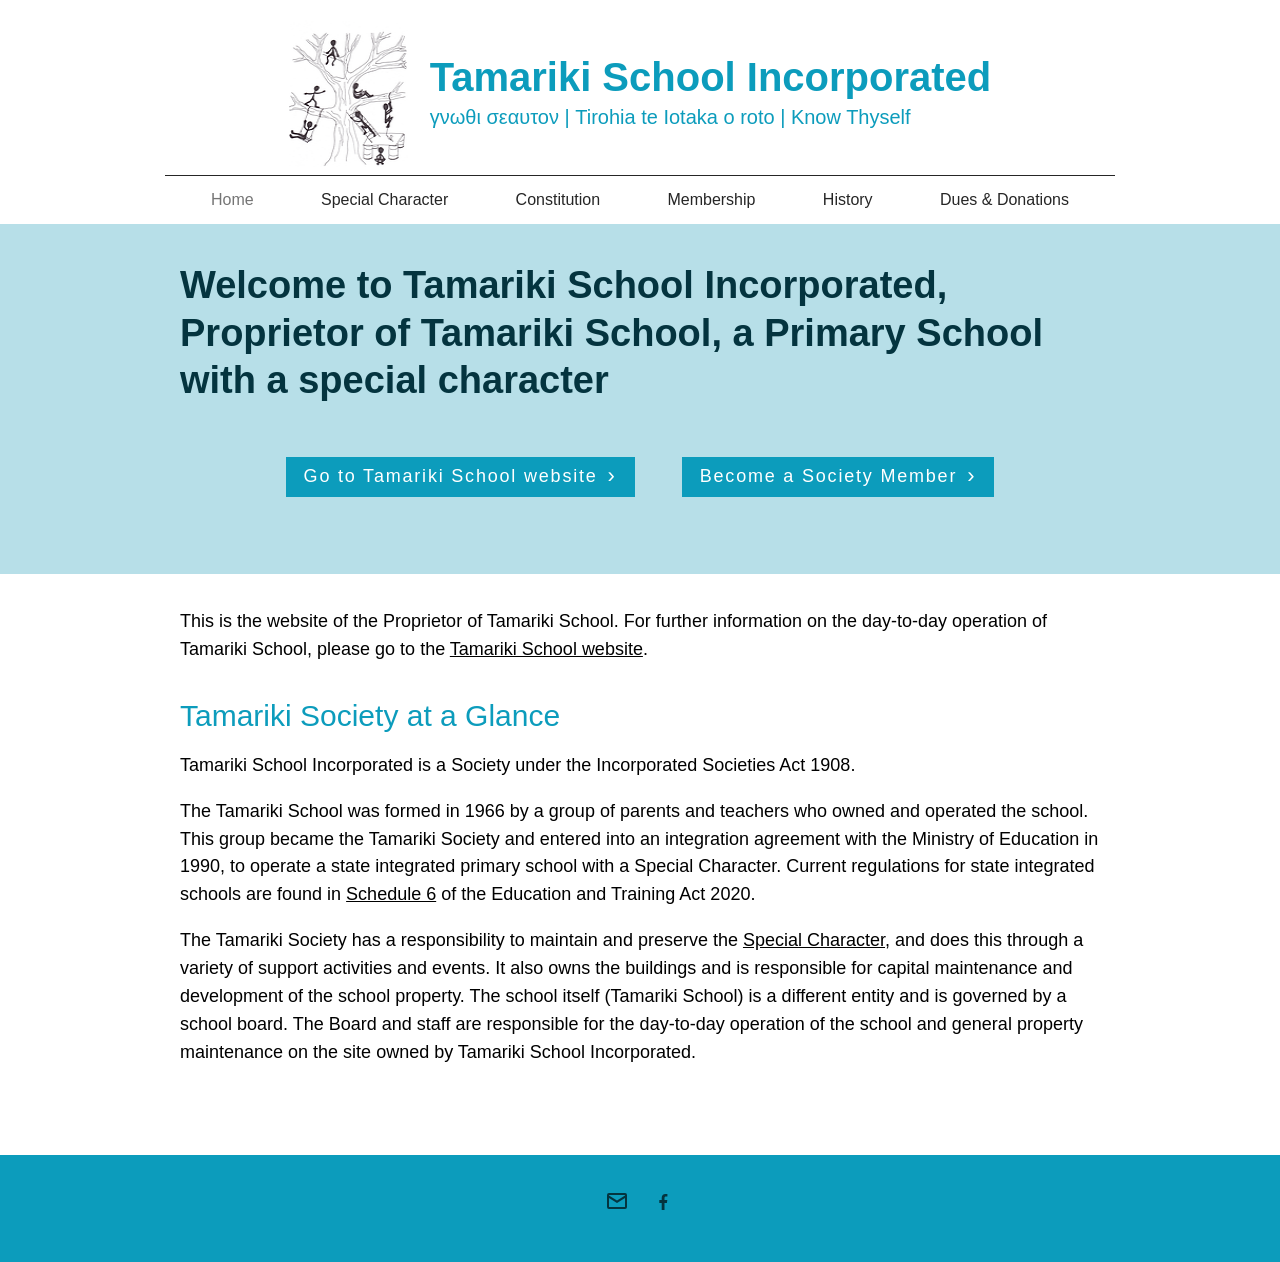
<file: index.html>
<!DOCTYPE html>
<html lang="en">
<head>
<meta charset="utf-8">
<meta name="viewport" content="width=device-width, initial-scale=1">
<title>Home | Tamariki School Incorporated</title>
<link rel="icon" href="assets/favicon.png">
<link rel="apple-touch-icon" href="assets/favicon.png">
<link rel="stylesheet" href="css/theme.css">
<link rel="stylesheet" href="css/main.css">
</head>
<body>
<header class="masthead">
  <a class="logo" href=""><img src="assets/logo.png" alt="Tamariki School Incorporated logo"></a>
  <div class="masttext">
    <a class="site-title" href="">Tamariki School Incorporated</a>
    <div class="tagline">&#947;&#957;&#969;&#952;&#953; &#963;&#949;&#945;&#965;&#964;&#959;&#957; | Tirohia te Iotaka o roto | Know Thyself</div>
  </div>
</header>
<nav class="nav">
<a class="active" href="">Home</a>
<a href="special-character/">Special Character</a>
<a href="constitution/">Constitution</a>
<a href="membership/">Membership</a>
<a href="history/">History</a>
<a href="dues-donations/">Dues & Donations</a>
</nav>
<section class="band band-home"><div class="col">
<h1>Welcome to Tamariki School Incorporated, Proprietor of Tamariki School, a Primary School with a special character</h1>
<div class="btnrow center"><a class="btn" href="https://tamariki.school.nz/">Go to Tamariki School website</a><a class="btn" href="membership/">Become a Society Member</a></div>
</div></section>
<main class="col col-20">
<p>This is the website of the Proprietor of Tamariki School. For further information on the day-to-day operation of Tamariki School, please go to the <a href="https://tamariki.school.nz/">Tamariki School website</a>.</p>
<h2 class="head-400">Tamariki Society at a Glance</h2>
<p>Tamariki School Incorporated is a Society under the Incorporated Societies Act 1908.</p>
<p>The Tamariki School was formed in 1966 by a group of parents and teachers who owned and operated the school. This group became the Tamariki Society and entered into an integration agreement with the Ministry of Education in 1990, to operate a state integrated primary school with a Special Character. Current regulations for state integrated schools are found in <a href="https://www.legislation.govt.nz/act/public/2020/0038/latest/LMS176174.html">Schedule 6</a> of the Education and Training Act 2020.</p>
<p>The Tamariki Society has a responsibility to maintain and preserve the <a href="special-character/">Special Character</a>, and does this through a variety of support activities and events. It also owns the buildings and is responsible for capital maintenance and development of the school property. The school itself (Tamariki School) is a different entity and is governed by a school board. The Board and staff are responsible for the day-to-day operation of the school and general property maintenance on the site owned by Tamariki School Incorporated.</p>
</main>
<footer class="footer">
  <a href="https://tamariki.school.nz/contact-details" aria-label="Email"><svg viewBox="0 0 24 24" width="24" height="24" aria-hidden="true"><path d="M20 4H4a2 2 0 0 0-2 2v12a2 2 0 0 0 2 2h16a2 2 0 0 0 2-2V6a2 2 0 0 0-2-2zm0 2v.4l-8 5-8-5V6h16zM4 18V8.9l8 5 8-5V18H4z"/></svg></a>
  <a href="https://www.facebook.com/TamarikiSchool/" aria-label="Facebook"><svg viewBox="0 0 24 24" width="24" height="24" aria-hidden="true"><path d="M13.5 21v-7h2.4l.4-3h-2.8V9.1c0-.9.3-1.5 1.6-1.5h1.3V5c-.2 0-1-.1-2-.1-2.2 0-3.7 1.3-3.7 3.8V11H8.3v3h2.4v7h2.8z"/></svg></a>
</footer>
</body>
</html>
</file>
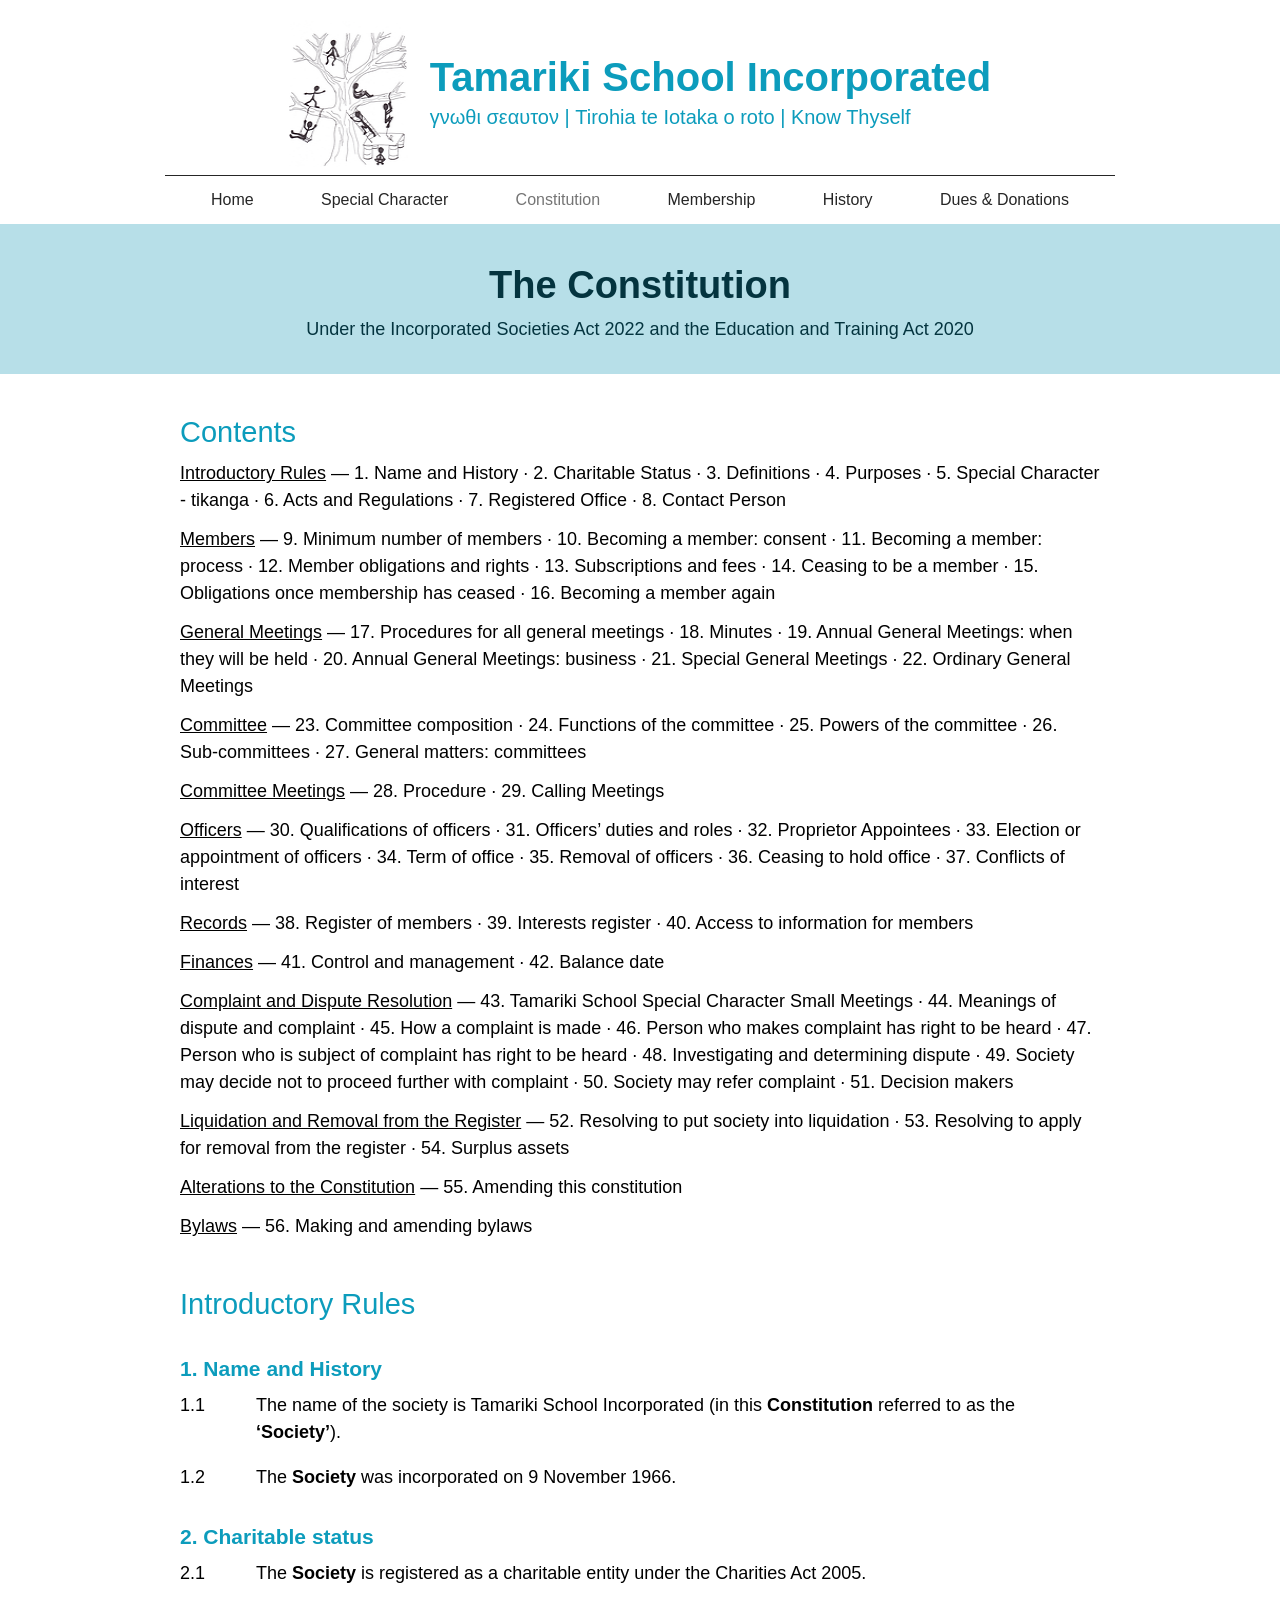
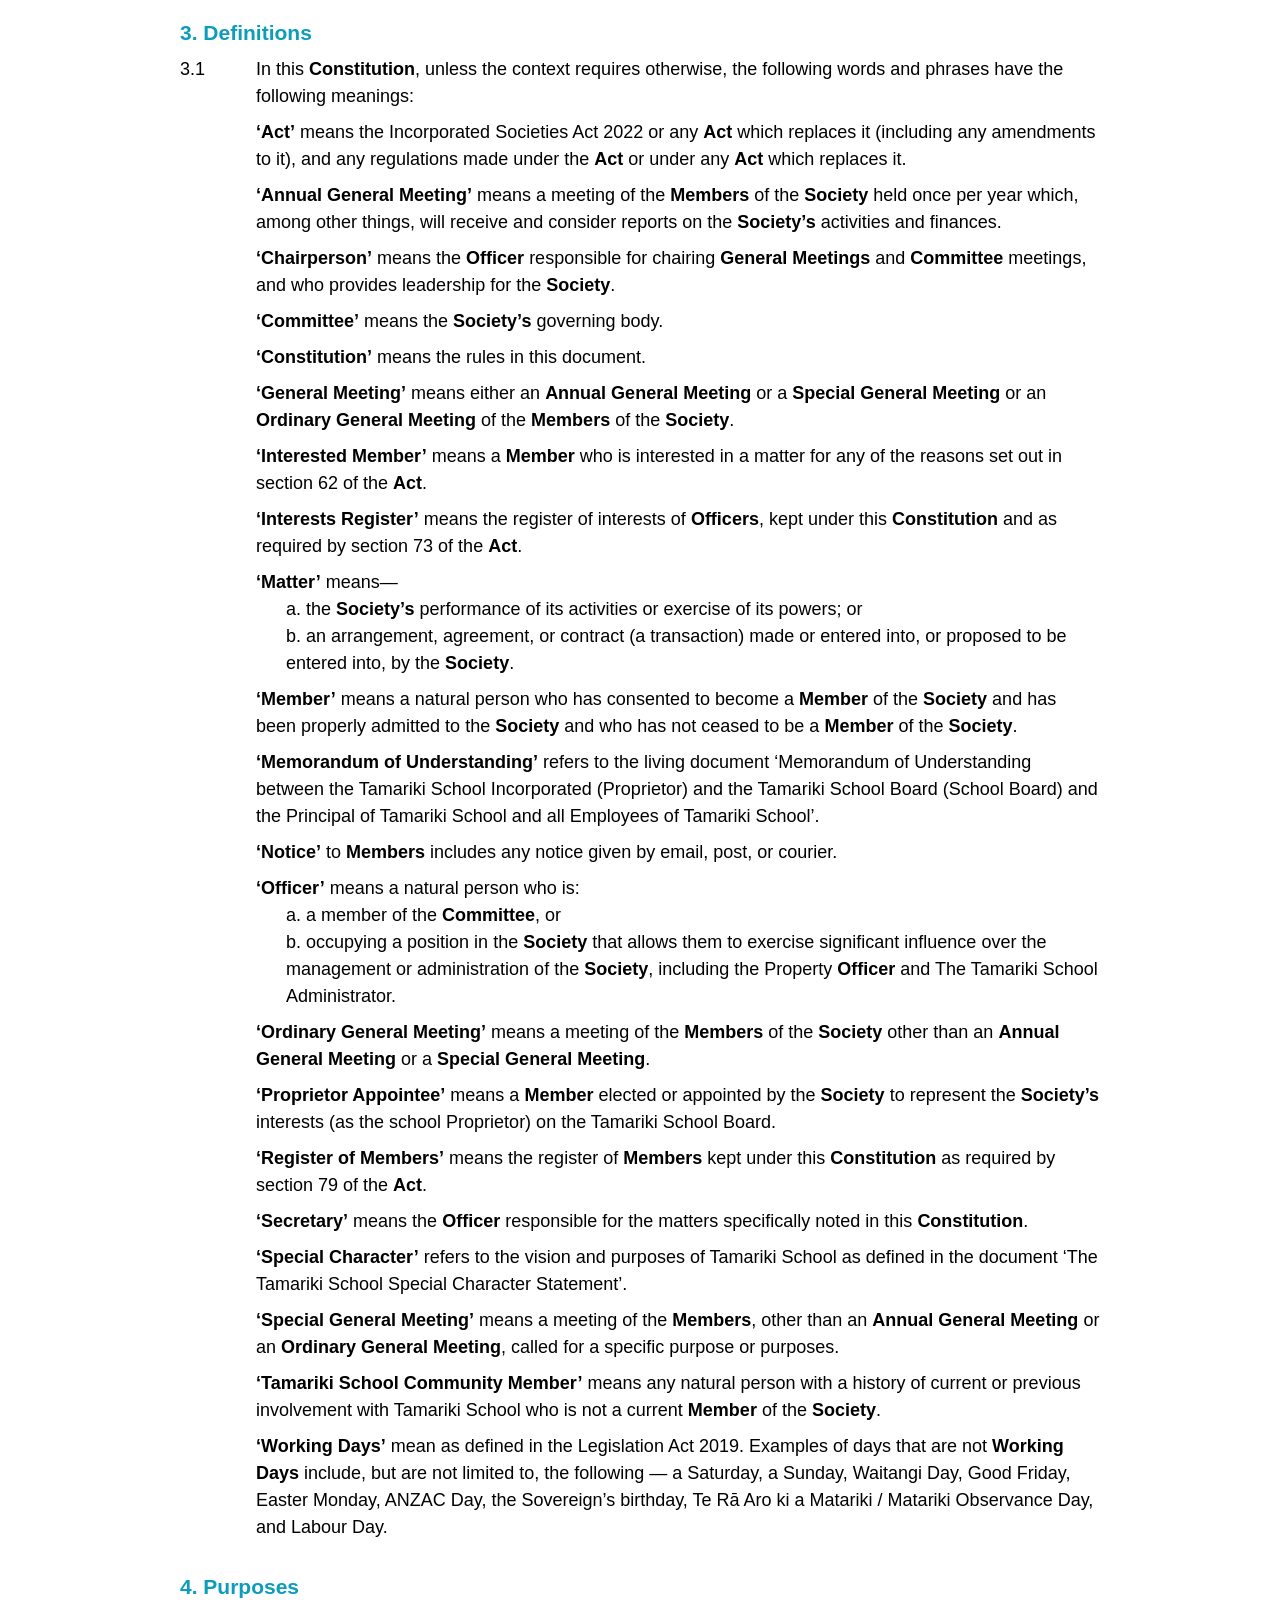
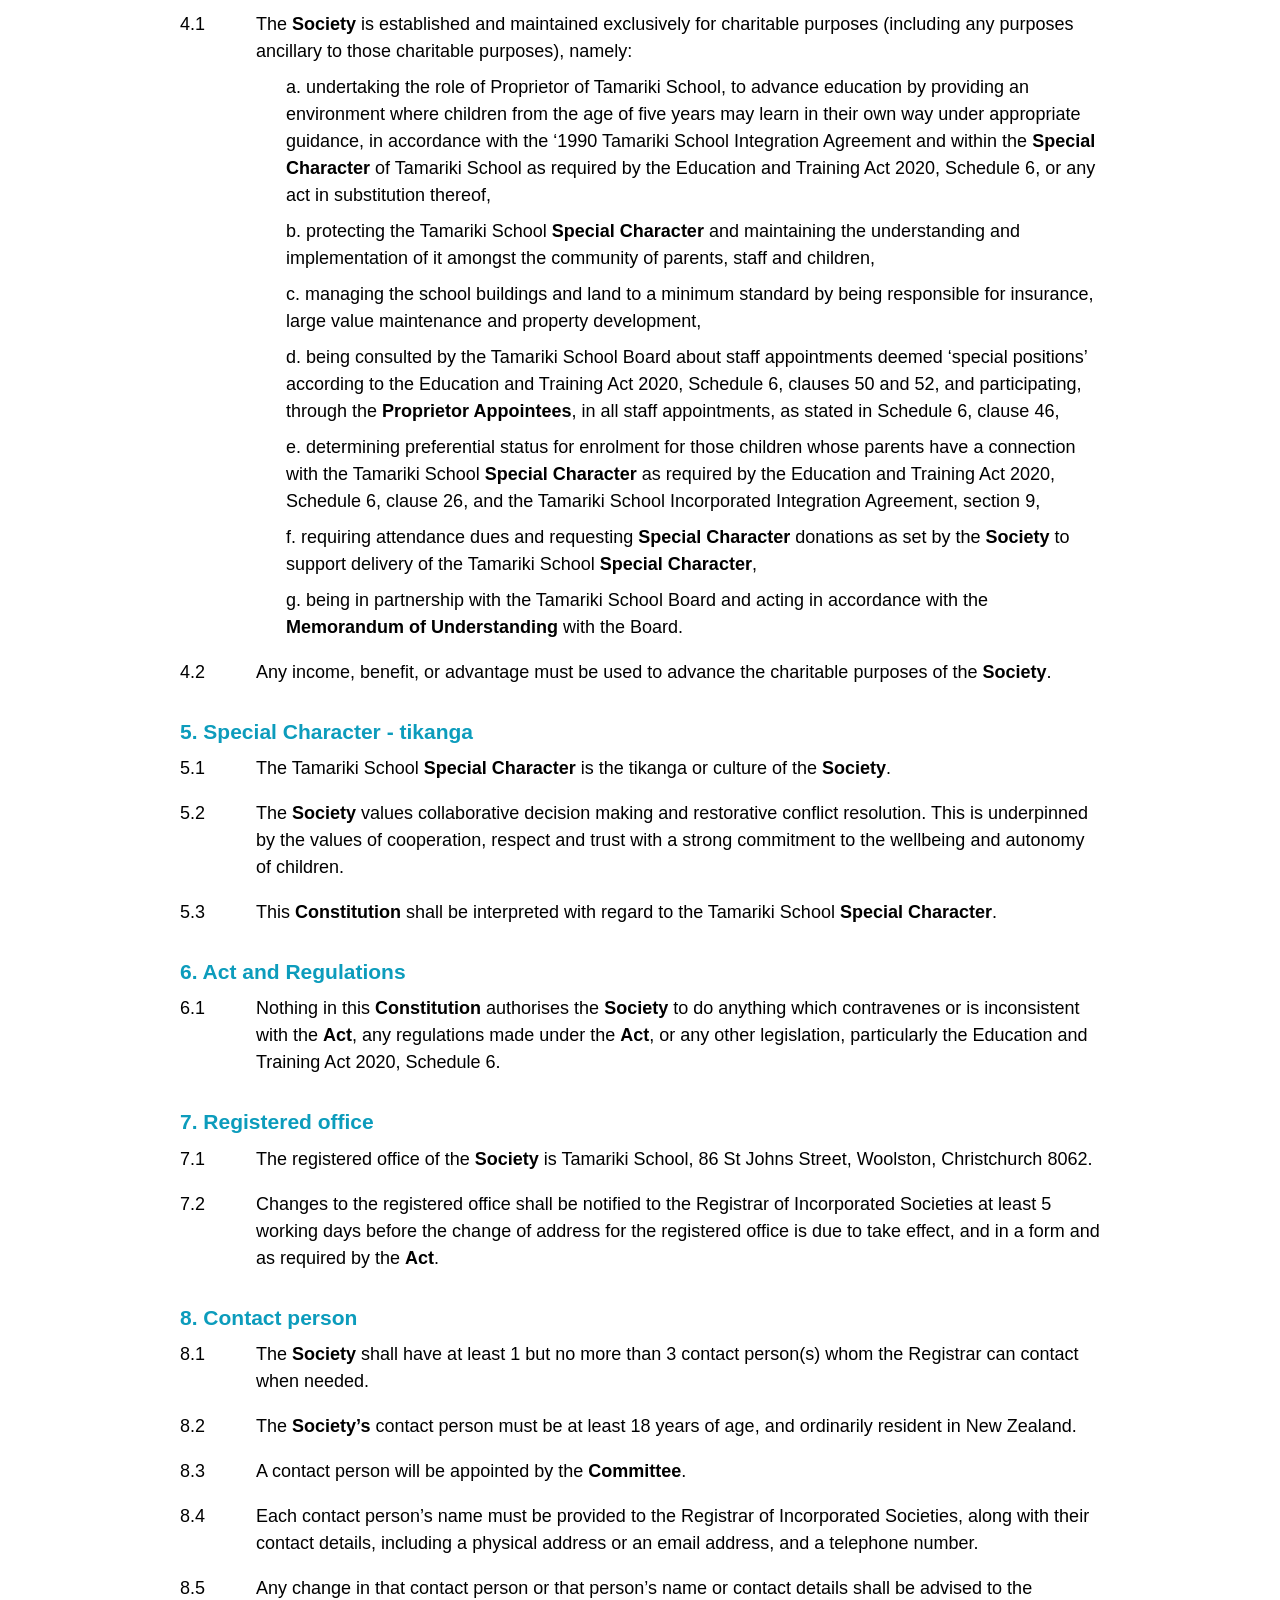
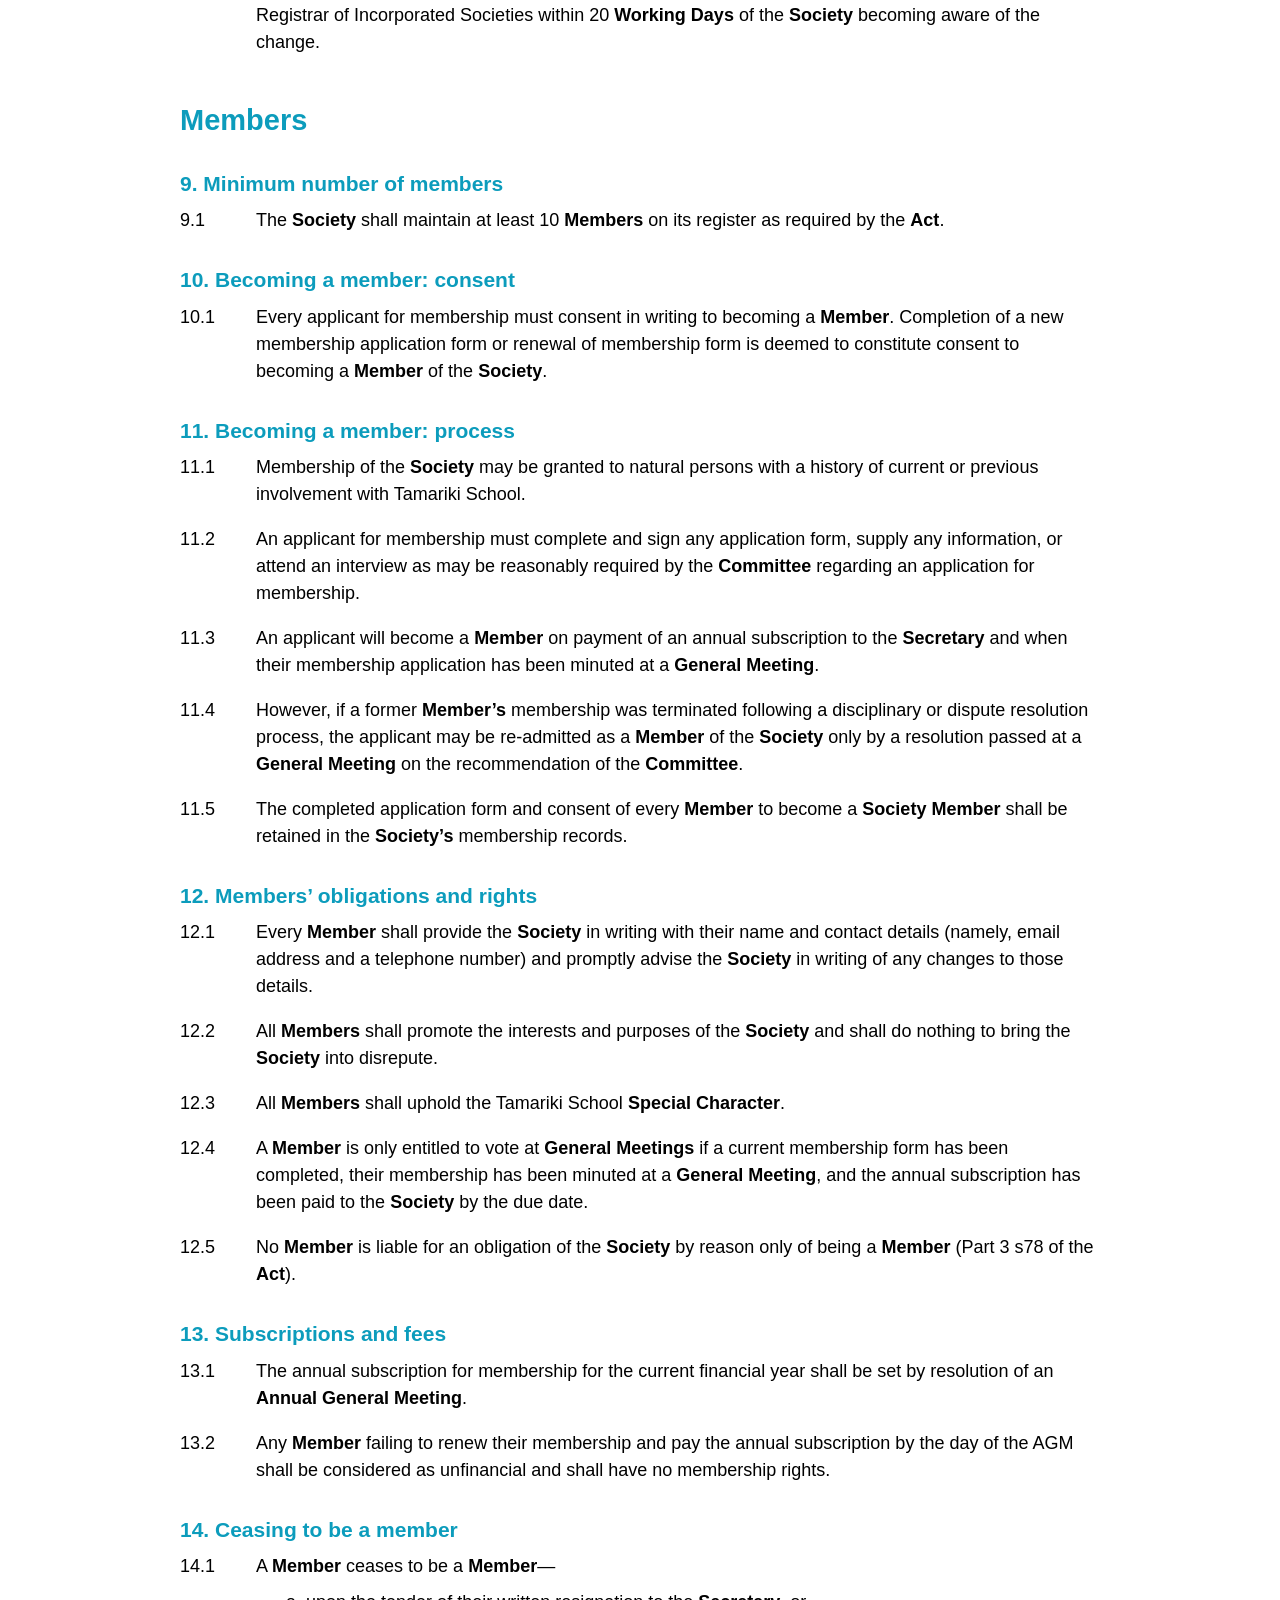
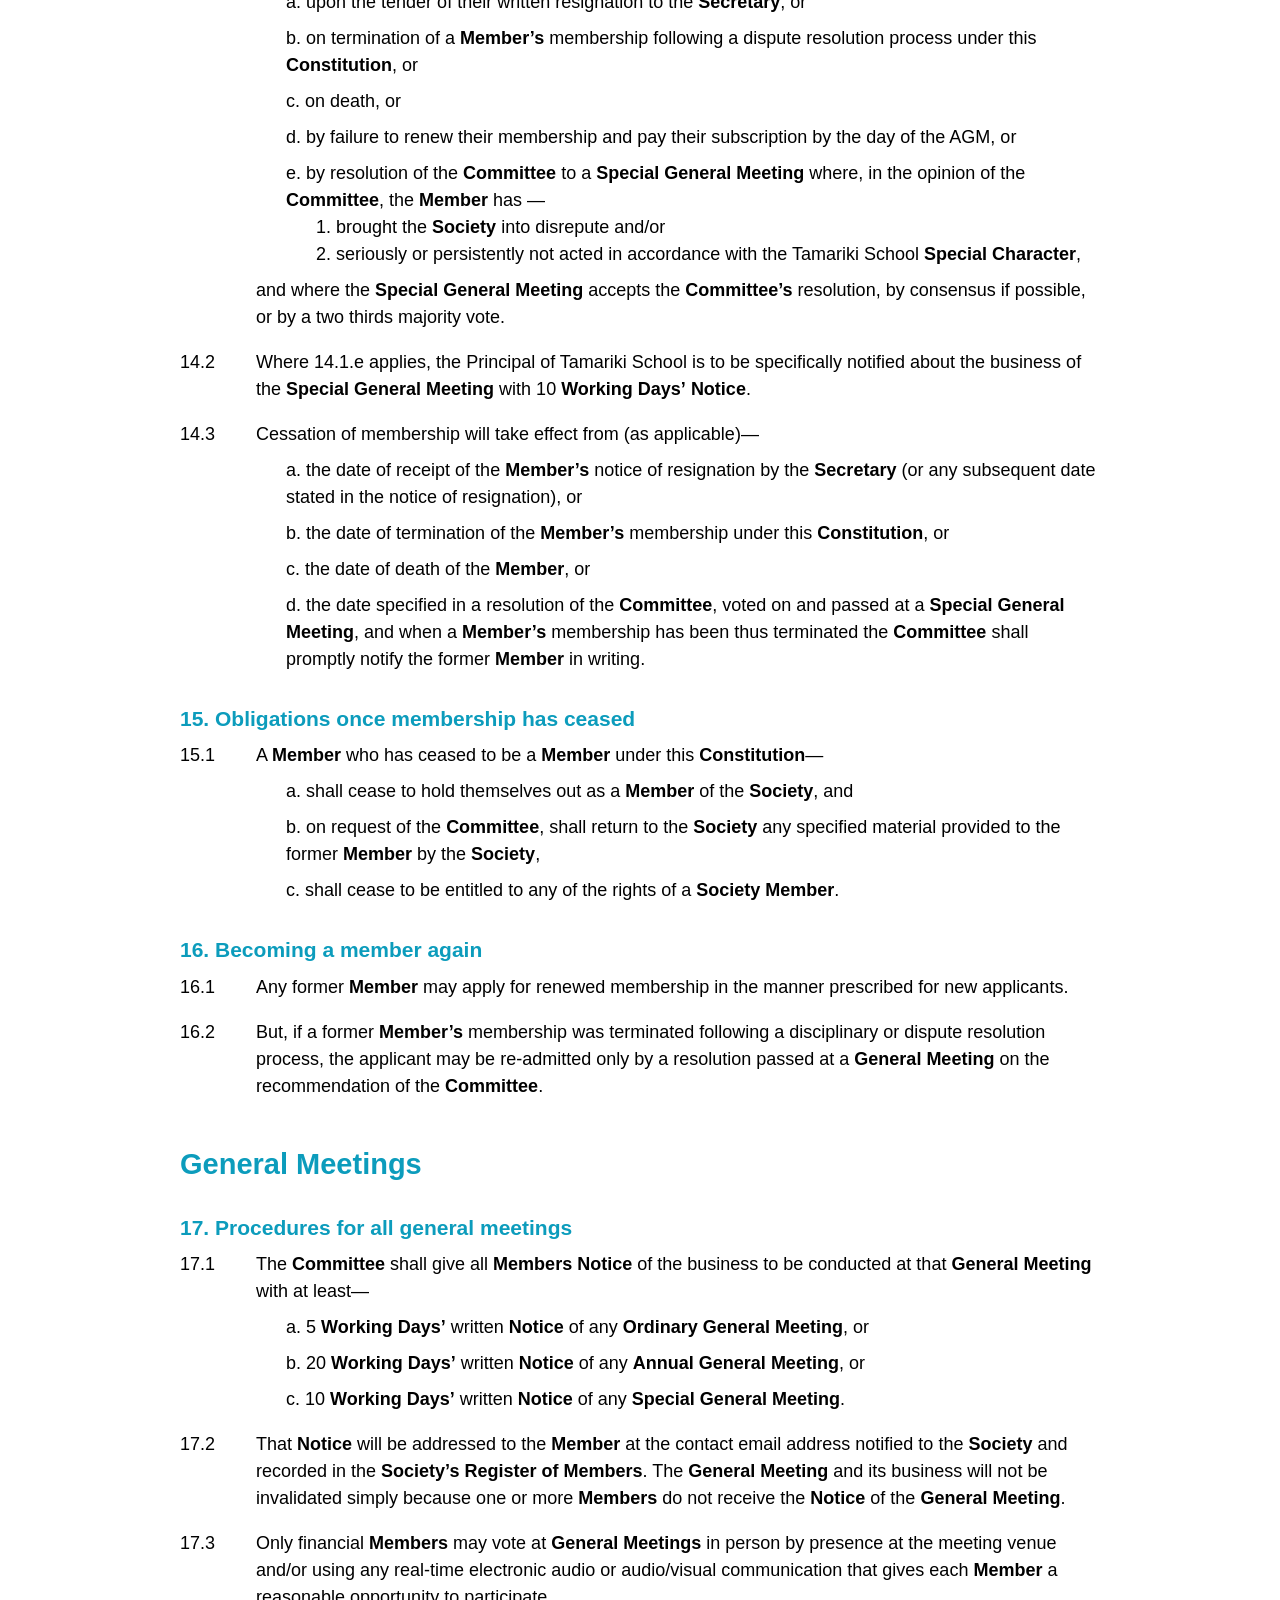
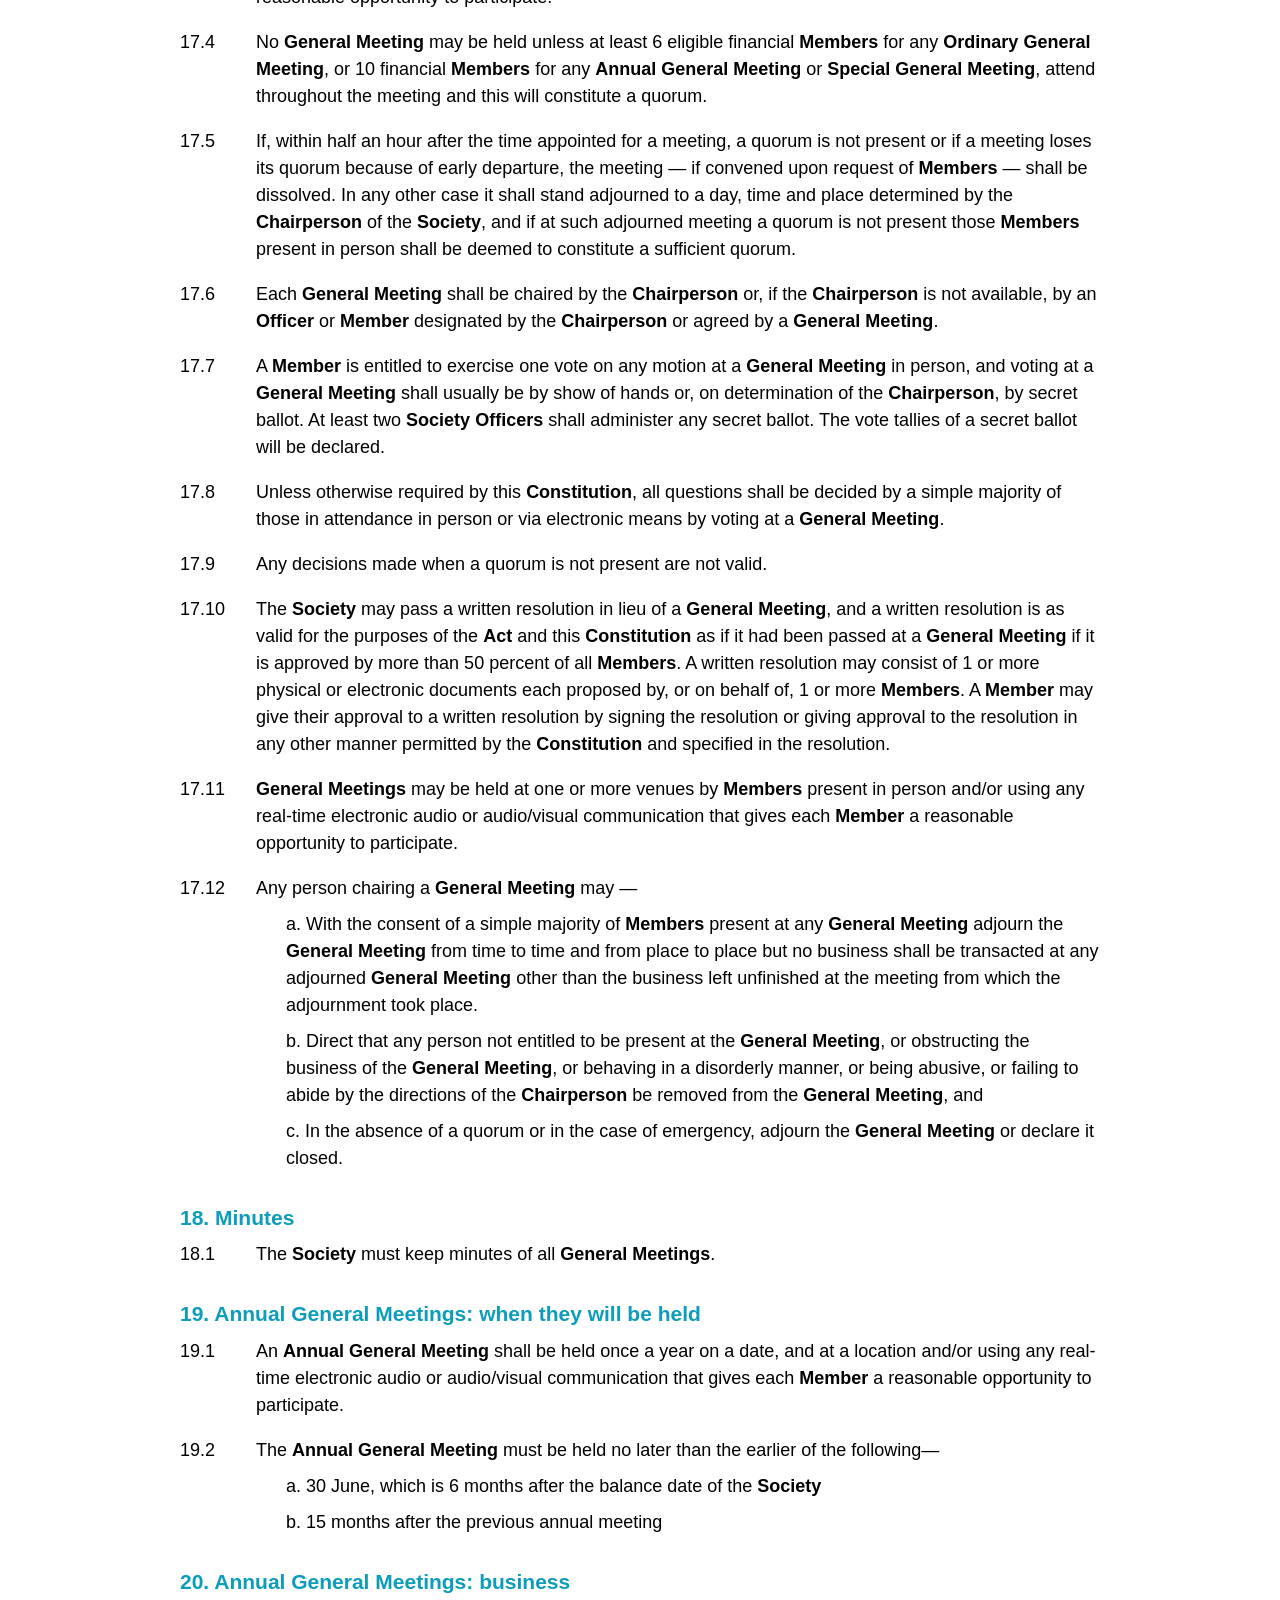
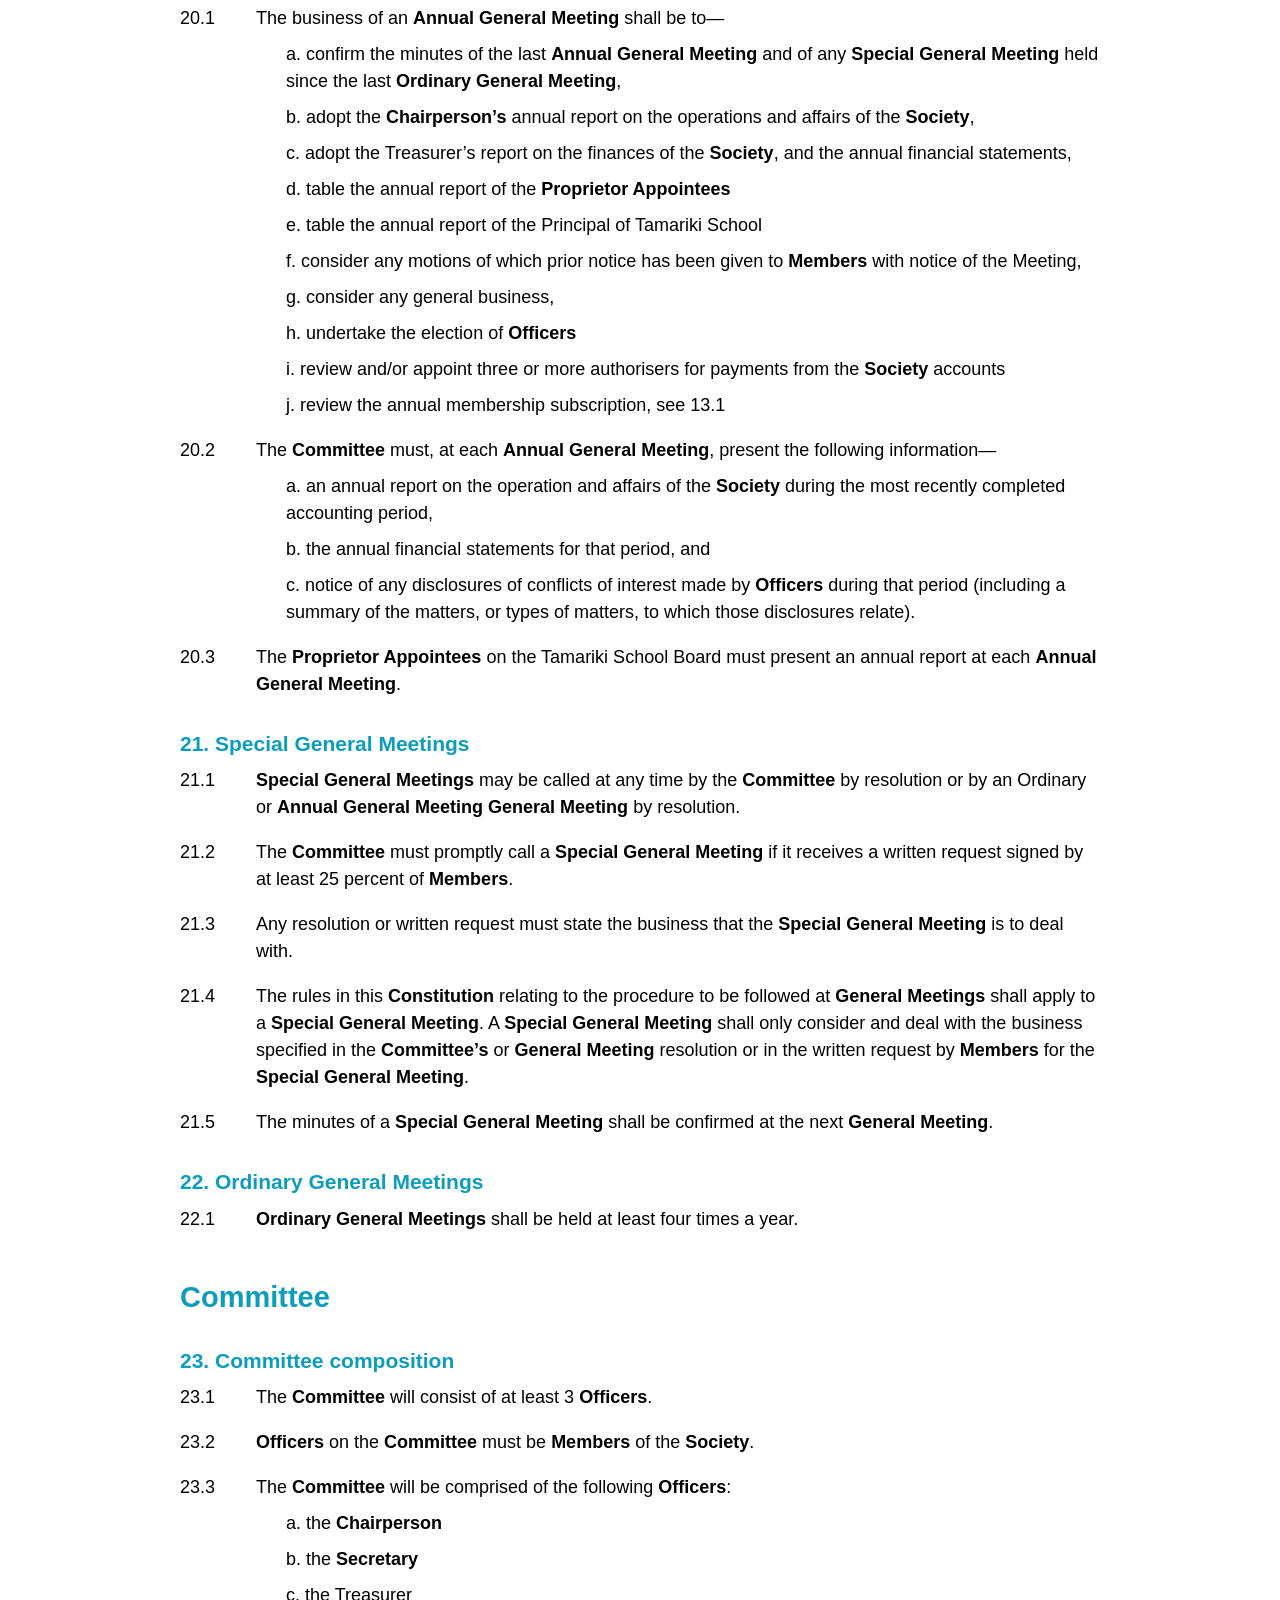
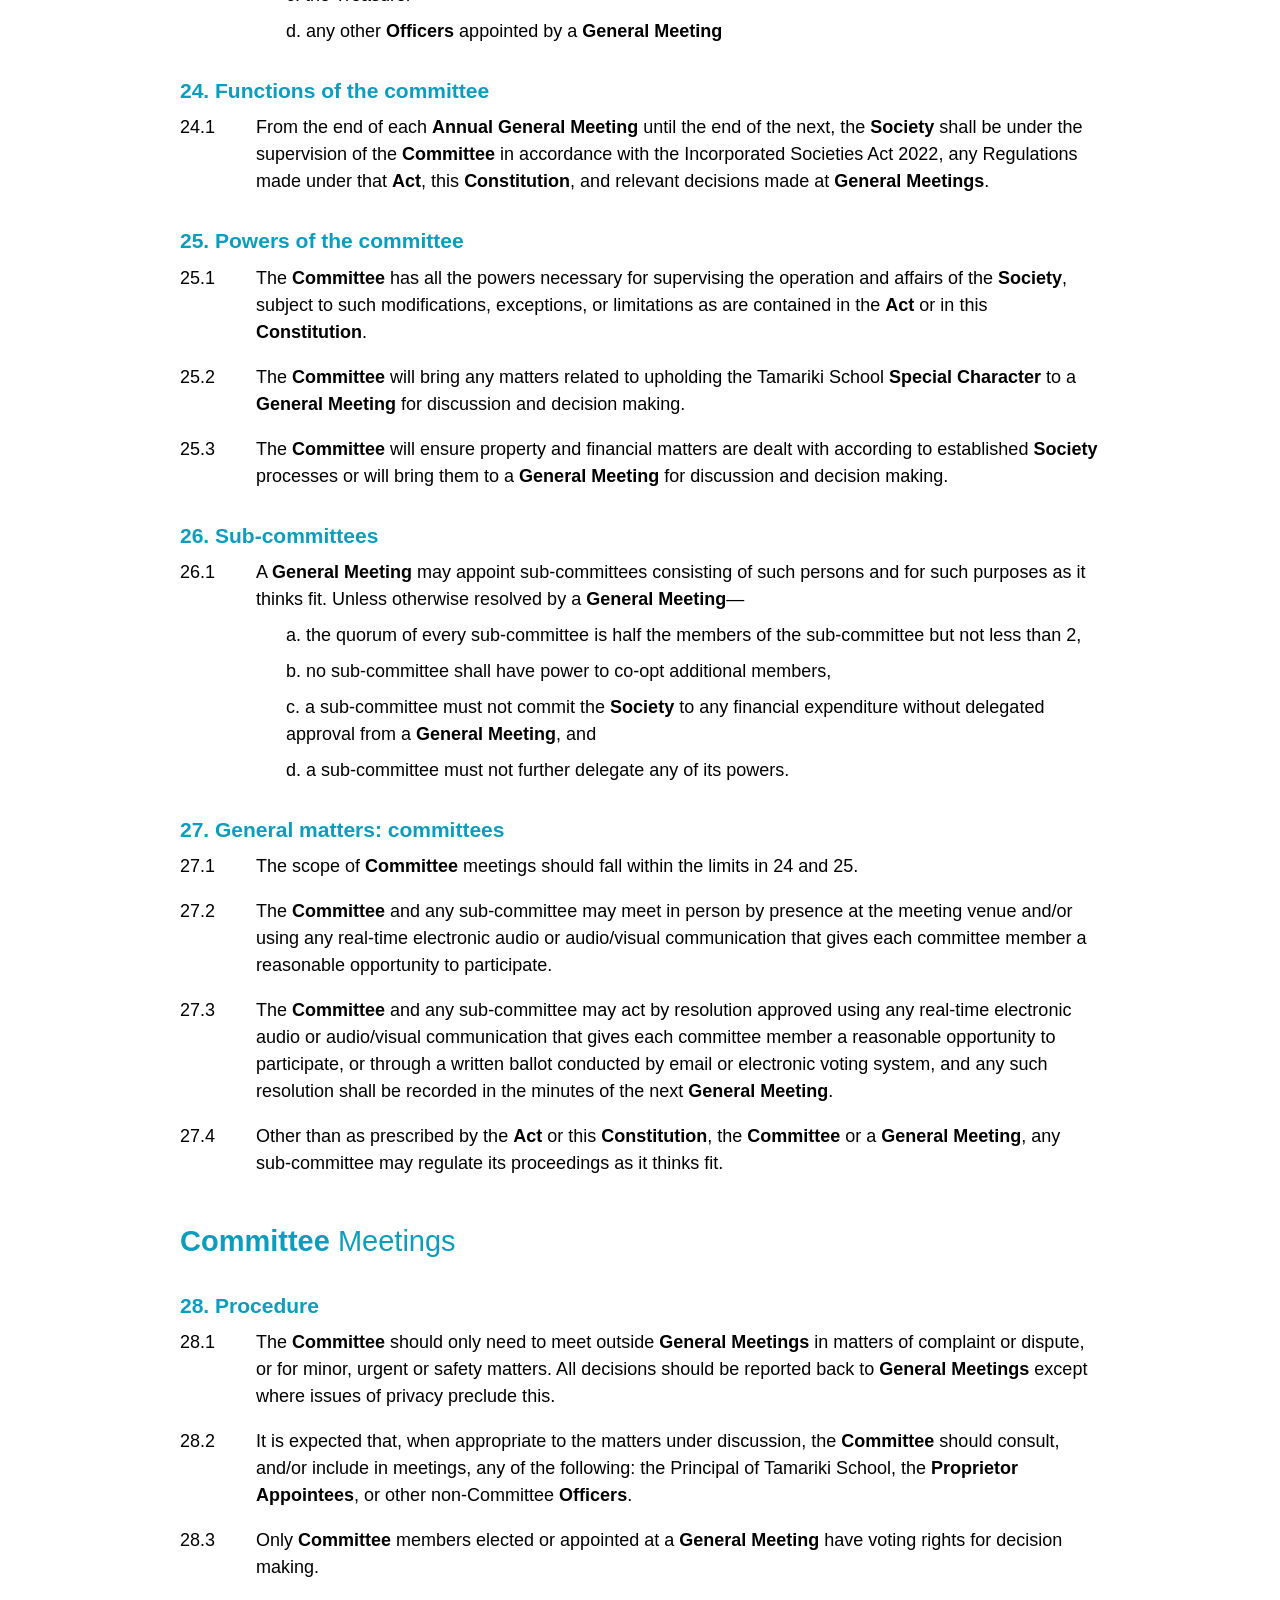
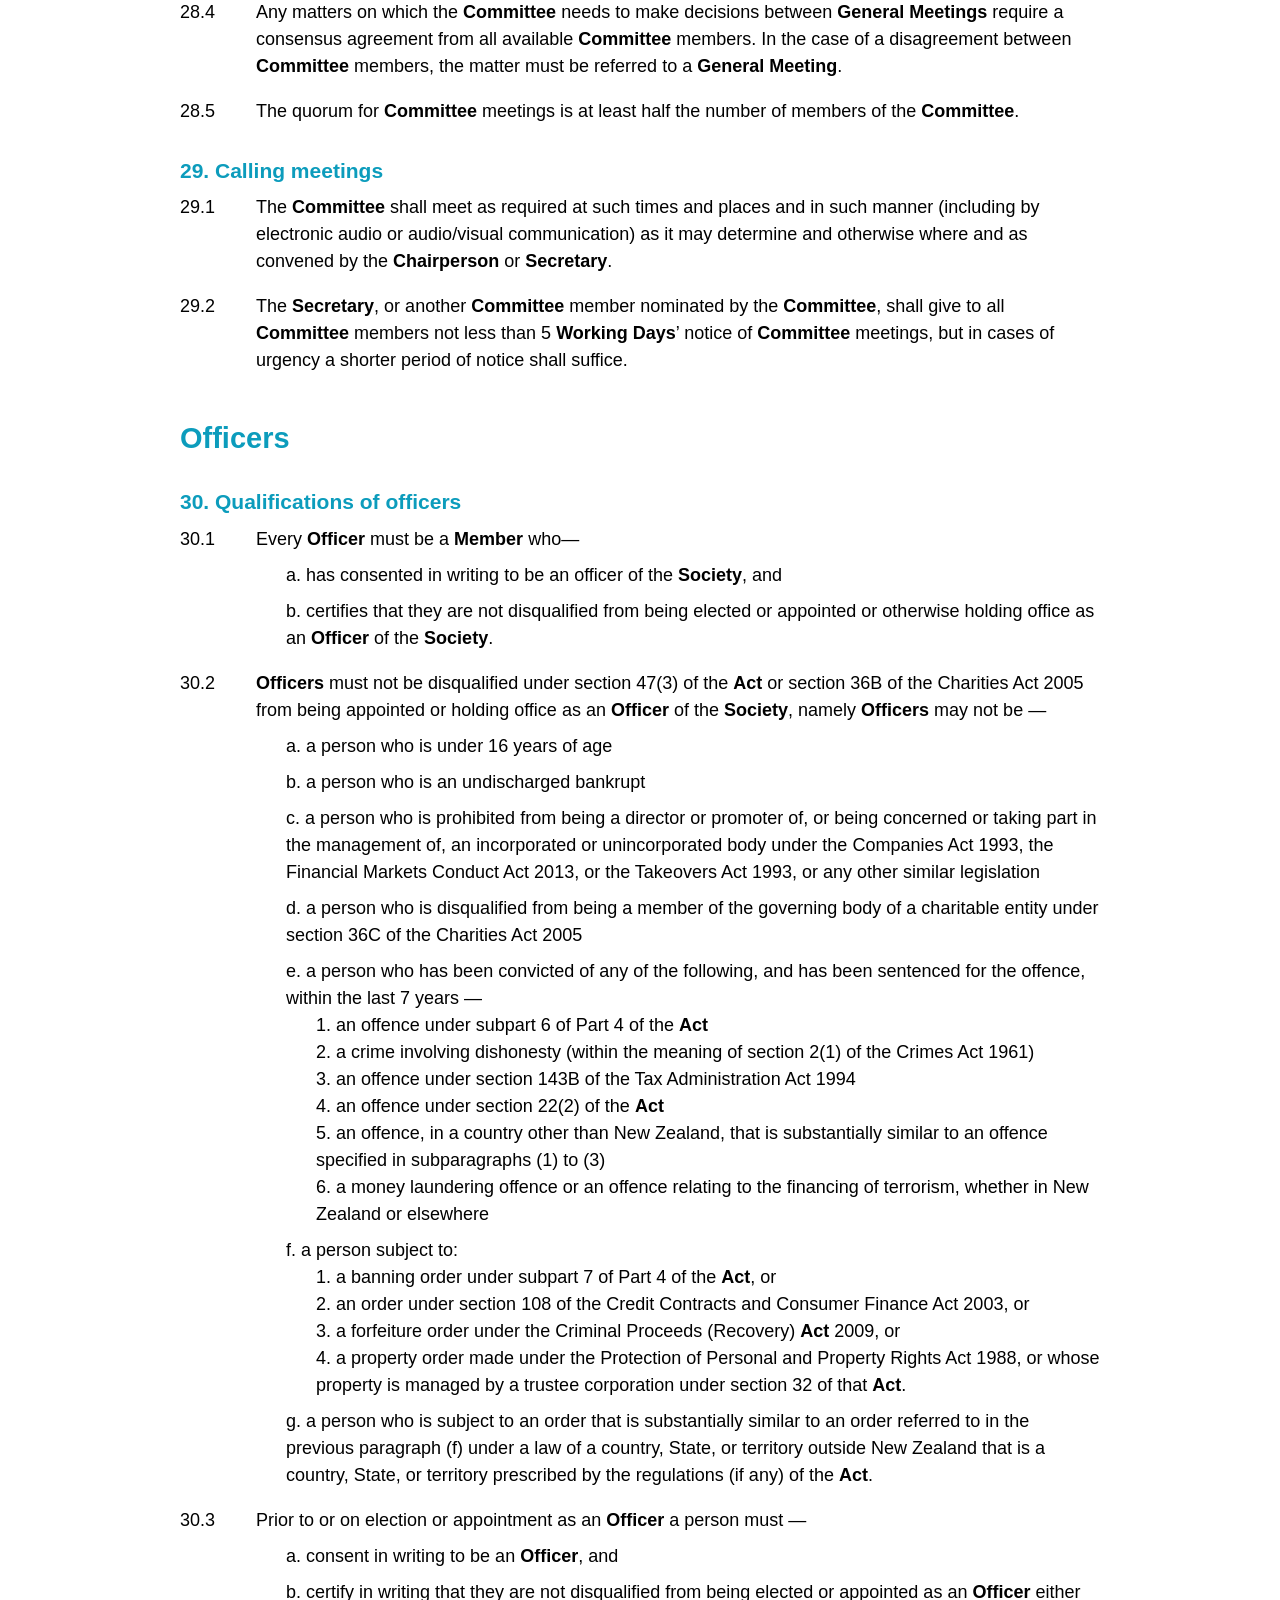
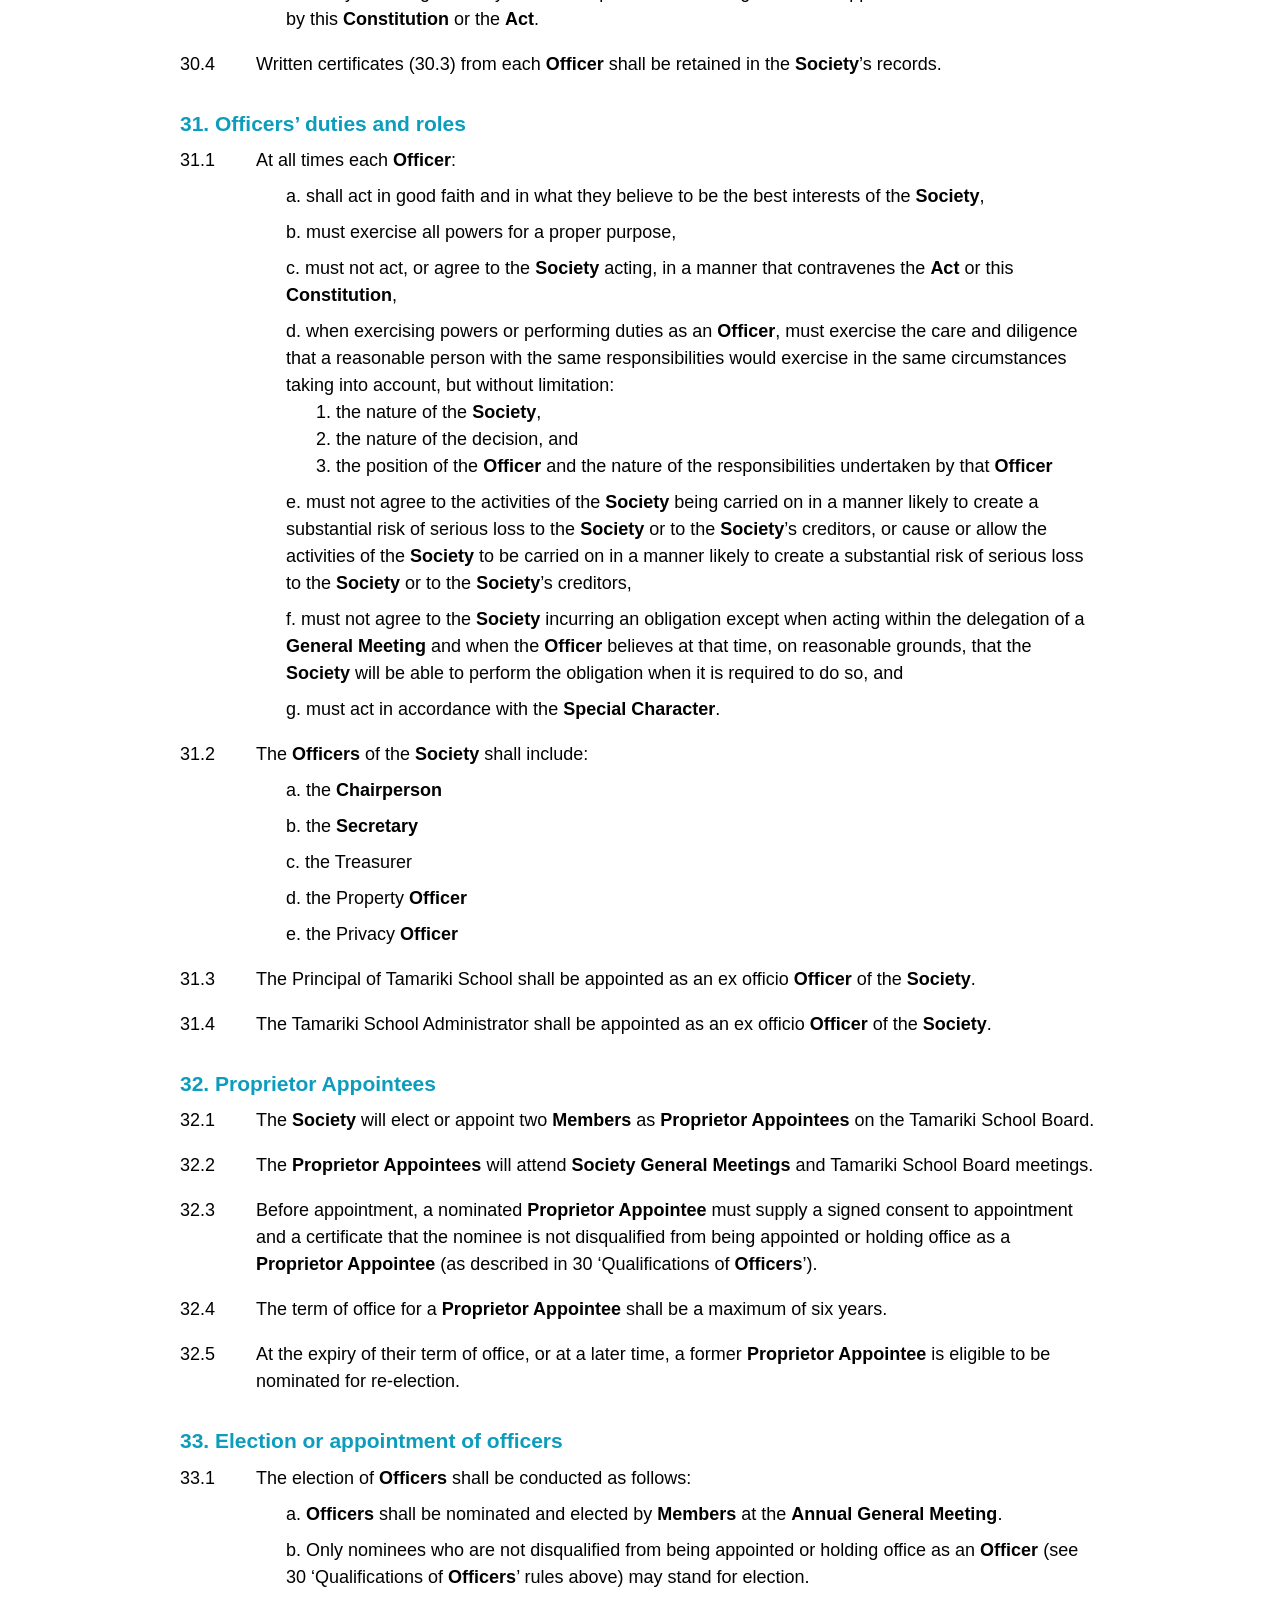
<file: constitution/index.html>
<!DOCTYPE html>
<html lang="en">
<head>
<meta charset="utf-8">
<meta name="viewport" content="width=device-width, initial-scale=1">
<title>The Constitution | Tamariki School Incorporated</title>
<link rel="icon" href="../assets/favicon.png">
<link rel="apple-touch-icon" href="../assets/favicon.png">
<link rel="stylesheet" href="../css/theme.css">
<link rel="stylesheet" href="../css/main.css">
</head>
<body>
<header class="masthead">
  <a class="logo" href="../"><img src="../assets/logo.png" alt="Tamariki School Incorporated logo"></a>
  <div class="masttext">
    <a class="site-title" href="../">Tamariki School Incorporated</a>
    <div class="tagline">&#947;&#957;&#969;&#952;&#953; &#963;&#949;&#945;&#965;&#964;&#959;&#957; | Tirohia te Iotaka o roto | Know Thyself</div>
  </div>
</header>
<nav class="nav">
<a href="../">Home</a>
<a href="../special-character/">Special Character</a>
<a class="active" href="../constitution/">Constitution</a>
<a href="../membership/">Membership</a>
<a href="../history/">History</a>
<a href="../dues-donations/">Dues & Donations</a>
</nav>
<section class="band "><div class="col"><h1 class="band-center">The Constitution</h1><p class="band-sub">Under the Incorporated Societies Act 2022 and the Education and Training Act 2020</p></div></section>
<main class="col ">
<div class="c-body">

<h2 class="c-part" id="contents">Contents</h2>
<ul class="c-toc">
  <li><a href="#part-introductory-rules">Introductory Rules</a> — 1. Name and History · 2. Charitable Status · 3. Definitions · 4. Purposes · 5. Special Character - tikanga · 6. Acts and Regulations · 7. Registered Office · 8. Contact Person</li>
  <li><a href="#part-members">Members</a> — 9. Minimum number of members · 10. Becoming a member: consent · 11. Becoming a member: process · 12. Member obligations and rights · 13. Subscriptions and fees · 14. Ceasing to be a member · 15. Obligations once membership has ceased · 16. Becoming a member again</li>
  <li><a href="#part-general-meetings">General Meetings</a> — 17. Procedures for all general meetings · 18. Minutes · 19. Annual General Meetings: when they will be held · 20. Annual General Meetings: business · 21. Special General Meetings · 22. Ordinary General Meetings</li>
  <li><a href="#part-committee">Committee</a> — 23. Committee composition · 24. Functions of the committee · 25. Powers of the committee · 26. Sub-committees · 27. General matters: committees</li>
  <li><a href="#part-committee-meetings">Committee Meetings</a> — 28. Procedure · 29. Calling Meetings</li>
  <li><a href="#part-officers">Officers</a> — 30. Qualifications of officers · 31. Officers’ duties and roles · 32. Proprietor Appointees · 33. Election or appointment of officers · 34. Term of office · 35. Removal of officers · 36. Ceasing to hold office · 37. Conflicts of interest</li>
  <li><a href="#part-records">Records</a> — 38. Register of members · 39. Interests register · 40. Access to information for members</li>
  <li><a href="#part-finances">Finances</a> — 41. Control and management · 42. Balance date</li>
  <li><a href="#part-complaints">Complaint and Dispute Resolution</a> — 43. Tamariki School Special Character Small Meetings · 44. Meanings of dispute and complaint · 45. How a complaint is made · 46. Person who makes complaint has right to be heard · 47. Person who is subject of complaint has right to be heard · 48. Investigating and determining dispute · 49. Society may decide not to proceed further with complaint · 50. Society may refer complaint · 51. Decision makers</li>
  <li><a href="#part-liquidation">Liquidation and Removal from the Register</a> — 52. Resolving to put society into liquidation · 53. Resolving to apply for removal from the register · 54. Surplus assets</li>
  <li><a href="#part-alterations">Alterations to the Constitution</a> — 55. Amending this constitution</li>
  <li><a href="#part-bylaws">Bylaws</a> — 56. Making and amending bylaws</li>
</ul>

<h2 class="c-part" id="part-introductory-rules">Introductory Rules</h2>

<h3 class="c-sec" id="clause-1">1. Name and History</h3>
<div class="c-row"><div class="c-num">1.1</div><div class="c-text">The name of the society is Tamariki School Incorporated (in this <strong>Constitution</strong> referred to as the <strong>‘Society’</strong>).</div></div>
<div class="c-row"><div class="c-num">1.2</div><div class="c-text">The <strong>Society</strong> was incorporated on 9 November 1966.</div></div>

<h3 class="c-sec" id="clause-2">2. Charitable status</h3>
<div class="c-row"><div class="c-num">2.1</div><div class="c-text">The <strong>Society</strong> is registered as a charitable entity under the Charities Act 2005.</div></div>

<h3 class="c-sec" id="clause-3">3. Definitions</h3>
<div class="c-row"><div class="c-num">3.1</div><div class="c-text">In this <strong>Constitution</strong>, unless the context requires otherwise, the following words and phrases have the following meanings:
<div><strong>‘Act’</strong> means the Incorporated Societies Act 2022 or any <strong>Act</strong> which replaces it (including any amendments to it), and any regulations made under the <strong>Act</strong> or under any <strong>Act</strong> which replaces it.</div>
<div><strong>‘Annual General Meeting’</strong> means a meeting of the <strong>Members</strong> of the <strong>Society</strong> held once per year which, among other things, will receive and consider reports on the <strong>Society’s</strong> activities and finances.</div>
<div><strong>‘Chairperson’</strong> means the <strong>Officer</strong> responsible for chairing <strong>General Meetings</strong> and <strong>Committee</strong> meetings, and who provides leadership for the <strong>Society</strong>.</div>
<div><strong>‘Committee’</strong> means the <strong>Society’s</strong> governing body.</div>
<div><strong>‘Constitution’</strong> means the rules in this document.</div>
<div><strong>‘General Meeting’</strong> means either an <strong>Annual General Meeting</strong> or a <strong>Special General Meeting</strong> or an <strong>Ordinary General Meeting</strong> of the <strong>Members</strong> of the <strong>Society</strong>.</div>
<div><strong>‘Interested Member’</strong> means a <strong>Member</strong> who is interested in a matter for any of the reasons set out in section 62 of the <strong>Act</strong>.</div>
<div><strong>‘Interests Register’</strong> means the register of interests of <strong>Officers</strong>, kept under this <strong>Constitution</strong> and as required by section 73 of the <strong>Act</strong>.</div>
<div><strong>‘Matter’</strong> means—
<div class="c-sub">a. the <strong>Society’s</strong> performance of its activities or exercise of its powers; or</div>
<div class="c-sub">b. an arrangement, agreement, or contract (a transaction) made or entered into, or proposed to be entered into, by the <strong>Society</strong>.</div>
</div>
<div><strong>‘Member’</strong> means a natural person who has consented to become a <strong>Member</strong> of the <strong>Society</strong> and has been properly admitted to the <strong>Society</strong> and who has not ceased to be a <strong>Member</strong> of the <strong>Society</strong>.</div>
<div><strong>‘Memorandum of Understanding’</strong> refers to the living document ‘Memorandum of Understanding between the Tamariki School Incorporated (Proprietor) and the Tamariki School Board (School Board) and the Principal of Tamariki School and all Employees of Tamariki School’.</div>
<div><strong>‘Notice’</strong> to <strong>Members</strong> includes any notice given by email, post, or courier.</div>
<div><strong>‘Officer’</strong> means a natural person who is:
<div class="c-sub">a. a member of the <strong>Committee</strong>, or</div>
<div class="c-sub">b. occupying a position in the <strong>Society</strong> that allows them to exercise significant influence over the management or administration of the <strong>Society</strong>, including the Property <strong>Officer</strong> and The Tamariki School Administrator.</div>
</div>
<div><strong>‘Ordinary General Meeting’</strong> means a meeting of the <strong>Members</strong> of the <strong>Society</strong> other than an <strong>Annual General Meeting</strong> or a <strong>Special General Meeting</strong>.</div>
<div><strong>‘Proprietor Appointee’</strong> means a <strong>Member</strong> elected or appointed by the <strong>Society</strong> to represent the <strong>Society’s</strong> interests (as the school Proprietor) on the Tamariki School Board.</div>
<div><strong>‘Register of Members’</strong> means the register of <strong>Members</strong> kept under this <strong>Constitution</strong> as required by section 79 of the <strong>Act</strong>.</div>
<div><strong>‘Secretary’</strong> means the <strong>Officer</strong> responsible for the matters specifically noted in this <strong>Constitution</strong>.</div>
<div><strong>‘Special Character’</strong> refers to the vision and purposes of Tamariki School as defined in the document ‘The Tamariki School Special Character Statement’.</div>
<div><strong>‘Special General Meeting’</strong> means a meeting of the <strong>Members</strong>, other than an <strong>Annual General Meeting</strong> or an <strong>Ordinary General Meeting</strong>, called for a specific purpose or purposes.</div>
<div><strong>‘Tamariki School Community Member’</strong> means any natural person with a history of current or previous involvement with Tamariki School who is not a current <strong>Member</strong> of the <strong>Society</strong>.</div>
<div><strong>‘Working Days’</strong> mean as defined in the Legislation Act 2019. Examples of days that are not <strong>Working Days</strong> include, but are not limited to, the following — a Saturday, a Sunday, Waitangi Day, Good Friday, Easter Monday, ANZAC Day, the Sovereign’s birthday, Te Rā Aro ki a Matariki / Matariki Observance Day, and Labour Day.</div>
</div></div>

<h3 class="c-sec" id="clause-4">4. Purposes</h3>
<div class="c-row"><div class="c-num">4.1</div><div class="c-text">The <strong>Society</strong> is established and maintained exclusively for charitable purposes (including any purposes ancillary to those charitable purposes), namely:
<div class="c-sub">a. undertaking the role of Proprietor of Tamariki School, to advance education by providing an environment where children from the age of five years may learn in their own way under appropriate guidance, in accordance with the ‘1990 Tamariki School Integration Agreement and within the <strong>Special Character</strong> of Tamariki School as required by the Education and Training Act 2020, Schedule 6, or any act in substitution thereof,</div>
<div class="c-sub">b. protecting the Tamariki School <strong>Special Character</strong> and maintaining the understanding and implementation of it amongst the community of parents, staff and children,</div>
<div class="c-sub">c. managing the school buildings and land to a minimum standard by being responsible for insurance, large value maintenance and property development,</div>
<div class="c-sub">d. being consulted by the Tamariki School Board about staff appointments deemed ‘special positions’ according to the Education and Training Act 2020, Schedule 6, clauses 50 and 52, and participating, through the <strong>Proprietor Appointees</strong>, in all staff appointments, as stated in Schedule 6, clause 46,</div>
<div class="c-sub">e. determining preferential status for enrolment for those children whose parents have a connection with the Tamariki School <strong>Special Character</strong> as required by the Education and Training Act 2020, Schedule 6, clause 26, and the Tamariki School Incorporated Integration Agreement, section 9,</div>
<div class="c-sub">f. requiring attendance dues and requesting <strong>Special Character</strong> donations as set by the <strong>Society</strong> to support delivery of the Tamariki School <strong>Special Character</strong>,</div>
<div class="c-sub">g. being in partnership with the Tamariki School Board and acting in accordance with the <strong>Memorandum of Understanding</strong> with the Board.</div>
</div></div>
<div class="c-row"><div class="c-num">4.2</div><div class="c-text">Any income, benefit, or advantage must be used to advance the charitable purposes of the <strong>Society</strong>.</div></div>

<h3 class="c-sec" id="clause-5">5. <strong>Special Character</strong> - tikanga</h3>
<div class="c-row"><div class="c-num">5.1</div><div class="c-text">The Tamariki School <strong>Special Character</strong> is the tikanga or culture of the <strong>Society</strong>.</div></div>
<div class="c-row"><div class="c-num">5.2</div><div class="c-text">The <strong>Society</strong> values collaborative decision making and restorative conflict resolution. This is underpinned by the values of cooperation, respect and trust with a strong commitment to the wellbeing and autonomy of children.</div></div>
<div class="c-row"><div class="c-num">5.3</div><div class="c-text">This <strong>Constitution</strong> shall be interpreted with regard to the Tamariki School <strong>Special Character</strong>.</div></div>

<h3 class="c-sec" id="clause-6">6. <strong>Act</strong> and Regulations</h3>
<div class="c-row"><div class="c-num">6.1</div><div class="c-text">Nothing in this <strong>Constitution</strong> authorises the <strong>Society</strong> to do anything which contravenes or is inconsistent with the <strong>Act</strong>, any regulations made under the <strong>Act</strong>, or any other legislation, particularly the Education and Training Act 2020, Schedule 6.</div></div>

<h3 class="c-sec" id="clause-7">7. Registered office</h3>
<div class="c-row"><div class="c-num">7.1</div><div class="c-text">The registered office of the <strong>Society</strong> is Tamariki School, 86 St Johns Street, Woolston, Christchurch 8062.</div></div>
<div class="c-row"><div class="c-num">7.2</div><div class="c-text">Changes to the registered office shall be notified to the Registrar of Incorporated Societies at least 5 working days before the change of address for the registered office is due to take effect, and in a form and as required by the <strong>Act</strong>.</div></div>

<h3 class="c-sec" id="clause-8">8. Contact person</h3>
<div class="c-row"><div class="c-num">8.1</div><div class="c-text">The <strong>Society</strong> shall have at least 1 but no more than 3 contact person(s) whom the Registrar can contact when needed.</div></div>
<div class="c-row"><div class="c-num">8.2</div><div class="c-text">The <strong>Society’s</strong> contact person must be at least 18 years of age, and ordinarily resident in New Zealand.</div></div>
<div class="c-row"><div class="c-num">8.3</div><div class="c-text">A contact person will be appointed by the <strong>Committee</strong>.</div></div>
<div class="c-row"><div class="c-num">8.4</div><div class="c-text">Each contact person’s name must be provided to the Registrar of Incorporated Societies, along with their contact details, including a physical address or an email address, and a telephone number.</div></div>
<div class="c-row"><div class="c-num">8.5</div><div class="c-text">Any change in that contact person or that person’s name or contact details shall be advised to the Registrar of Incorporated Societies within 20 <strong>Working Days</strong> of the <strong>Society</strong> becoming aware of the change.</div></div>

<h2 class="c-part" id="part-members"><strong>Members</strong></h2>

<h3 class="c-sec" id="clause-9">9. Minimum number of members</h3>
<div class="c-row"><div class="c-num">9.1</div><div class="c-text">The <strong>Society</strong> shall maintain at least 10 <strong>Members</strong> on its register as required by the <strong>Act</strong>.</div></div>

<h3 class="c-sec" id="clause-10">10. Becoming a member: consent</h3>
<div class="c-row"><div class="c-num">10.1</div><div class="c-text">Every applicant for membership must consent in writing to becoming a <strong>Member</strong>. Completion of a new membership application form or renewal of membership form is deemed to constitute consent to becoming a <strong>Member</strong> of the <strong>Society</strong>.</div></div>

<h3 class="c-sec" id="clause-11">11. Becoming a member: process</h3>
<div class="c-row"><div class="c-num">11.1</div><div class="c-text">Membership of the <strong>Society</strong> may be granted to natural persons with a history of current or previous involvement with Tamariki School.</div></div>
<div class="c-row"><div class="c-num">11.2</div><div class="c-text">An applicant for membership must complete and sign any application form, supply any information, or attend an interview as may be reasonably required by the <strong>Committee</strong> regarding an application for membership.</div></div>
<div class="c-row"><div class="c-num">11.3</div><div class="c-text">An applicant will become a <strong>Member</strong> on payment of an annual subscription to the <strong>Secretary</strong> and when their membership application has been minuted at a <strong>General Meeting</strong>.</div></div>
<div class="c-row"><div class="c-num">11.4</div><div class="c-text">However, if a former <strong>Member’s</strong> membership was terminated following a disciplinary or dispute resolution process, the applicant may be re-admitted as a <strong>Member</strong> of the <strong>Society</strong> only by a resolution passed at a <strong>General Meeting</strong> on the recommendation of the <strong>Committee</strong>.</div></div>
<div class="c-row"><div class="c-num">11.5</div><div class="c-text">The completed application form and consent of every <strong>Member</strong> to become a <strong>Society</strong> <strong>Member</strong> shall be retained in the <strong>Society’s</strong> membership records.</div></div>

<h3 class="c-sec" id="clause-12">12. <strong>Members</strong>’ obligations and rights</h3>
<div class="c-row"><div class="c-num">12.1</div><div class="c-text">Every <strong>Member</strong> shall provide the <strong>Society</strong> in writing with their name and contact details (namely, email address and a telephone number) and promptly advise the <strong>Society</strong> in writing of any changes to those details.</div></div>
<div class="c-row"><div class="c-num">12.2</div><div class="c-text">All <strong>Members</strong> shall promote the interests and purposes of the <strong>Society</strong> and shall do nothing to bring the <strong>Society</strong> into disrepute.</div></div>
<div class="c-row"><div class="c-num">12.3</div><div class="c-text">All <strong>Members</strong> shall uphold the Tamariki School <strong>Special Character</strong>.</div></div>
<div class="c-row"><div class="c-num">12.4</div><div class="c-text">A <strong>Member</strong> is only entitled to vote at <strong>General Meetings</strong> if a current membership form has been completed, their membership has been minuted at a <strong>General Meeting</strong>, and the annual subscription has been paid to the <strong>Society</strong> by the due date.</div></div>
<div class="c-row"><div class="c-num">12.5</div><div class="c-text">No <strong>Member</strong> is liable for an obligation of the <strong>Society</strong> by reason only of being a <strong>Member</strong> (Part 3 s78 of the <strong>Act</strong>).</div></div>

<h3 class="c-sec" id="clause-13">13. Subscriptions and fees</h3>
<div class="c-row"><div class="c-num">13.1</div><div class="c-text">The annual subscription for membership for the current financial year shall be set by resolution of an <strong>Annual General Meeting</strong>.</div></div>
<div class="c-row"><div class="c-num">13.2</div><div class="c-text">Any <strong>Member</strong> failing to renew their membership and pay the annual subscription by the day of the AGM shall be considered as unfinancial and shall have no membership rights.</div></div>

<h3 class="c-sec" id="clause-14">14. Ceasing to be a member</h3>
<div class="c-row"><div class="c-num">14.1</div><div class="c-text">A <strong>Member</strong> ceases to be a <strong>Member</strong>—
<div class="c-sub">a. upon the tender of their written resignation to the <strong>Secretary</strong>, or</div>
<div class="c-sub">b. on termination of a <strong>Member’s</strong> membership following a dispute resolution process under this <strong>Constitution</strong>, or</div>
<div class="c-sub">c. on death, or</div>
<div class="c-sub">d. by failure to renew their membership and pay their subscription by the day of the AGM, or</div>
<div class="c-sub">e. by resolution of the <strong>Committee</strong> to a <strong>Special General Meeting</strong> where, in the opinion of the <strong>Committee</strong>, the <strong>Member</strong> has —
<div class="c-sub c-sub2">1. brought the <strong>Society</strong> into disrepute and/or</div>
<div class="c-sub c-sub2">2. seriously or persistently not acted in accordance with the Tamariki School <strong>Special Character</strong>,</div>
</div>
<div>and where the <strong>Special General Meeting</strong> accepts the <strong>Committee’s</strong> resolution, by consensus if possible, or by a two thirds majority vote.</div>
</div></div>
<div class="c-row"><div class="c-num">14.2</div><div class="c-text">Where 14.1.e applies, the Principal of Tamariki School is to be specifically notified about the business of the <strong>Special General Meeting</strong> with 10 <strong>Working Days’</strong> <strong>Notice</strong>.</div></div>
<div class="c-row"><div class="c-num">14.3</div><div class="c-text">Cessation of membership will take effect from (as applicable)—
<div class="c-sub">a. the date of receipt of the <strong>Member’s</strong> notice of resignation by the <strong>Secretary</strong> (or any subsequent date stated in the notice of resignation), or</div>
<div class="c-sub">b. the date of termination of the <strong>Member’s</strong> membership under this <strong>Constitution</strong>, or</div>
<div class="c-sub">c. the date of death of the <strong>Member</strong>, or</div>
<div class="c-sub">d. the date specified in a resolution of the <strong>Committee</strong>, voted on and passed at a <strong>Special General Meeting</strong>, and when a <strong>Member’s</strong> membership has been thus terminated the <strong>Committee</strong> shall promptly notify the former <strong>Member</strong> in writing.</div>
</div></div>

<h3 class="c-sec" id="clause-15">15. Obligations once membership has ceased</h3>
<div class="c-row"><div class="c-num">15.1</div><div class="c-text">A <strong>Member</strong> who has ceased to be a <strong>Member</strong> under this <strong>Constitution</strong>—
<div class="c-sub">a. shall cease to hold themselves out as a <strong>Member</strong> of the <strong>Society</strong>, and</div>
<div class="c-sub">b. on request of the <strong>Committee</strong>, shall return to the <strong>Society</strong> any specified material provided to the former <strong>Member</strong> by the <strong>Society</strong>,</div>
<div class="c-sub">c. shall cease to be entitled to any of the rights of a <strong>Society</strong> <strong>Member</strong>.</div>
</div></div>

<h3 class="c-sec" id="clause-16">16. Becoming a member again</h3>
<div class="c-row"><div class="c-num">16.1</div><div class="c-text">Any former <strong>Member</strong> may apply for renewed membership in the manner prescribed for new applicants.</div></div>
<div class="c-row"><div class="c-num">16.2</div><div class="c-text">But, if a former <strong>Member’s</strong> membership was terminated following a disciplinary or dispute resolution process, the applicant may be re-admitted only by a resolution passed at a <strong>General Meeting</strong> on the recommendation of the <strong>Committee</strong>.</div></div>

<h2 class="c-part" id="part-general-meetings"><strong>General Meetings</strong></h2>

<h3 class="c-sec" id="clause-17">17. Procedures for all general meetings</h3>
<div class="c-row"><div class="c-num">17.1</div><div class="c-text">The <strong>Committee</strong> shall give all <strong>Members</strong> <strong>Notice</strong> of the business to be conducted at that <strong>General Meeting</strong> with at least—
<div class="c-sub">a. 5 <strong>Working Days’</strong> written <strong>Notice</strong> of any <strong>Ordinary General Meeting</strong>, or</div>
<div class="c-sub">b. 20 <strong>Working Days’</strong> written <strong>Notice</strong> of any <strong>Annual General Meeting</strong>, or</div>
<div class="c-sub">c. 10 <strong>Working Days’</strong> written <strong>Notice</strong> of any <strong>Special General Meeting</strong>.</div>
</div></div>
<div class="c-row"><div class="c-num">17.2</div><div class="c-text">That <strong>Notice</strong> will be addressed to the <strong>Member</strong> at the contact email address notified to the <strong>Society</strong> and recorded in the <strong>Society’s</strong> <strong>Register of Members</strong>. The <strong>General Meeting</strong> and its business will not be invalidated simply because one or more <strong>Members</strong> do not receive the <strong>Notice</strong> of the <strong>General Meeting</strong>.</div></div>
<div class="c-row"><div class="c-num">17.3</div><div class="c-text">Only financial <strong>Members</strong> may vote at <strong>General Meetings</strong> in person by presence at the meeting venue and/or using any real-time electronic audio or audio/visual communication that gives each <strong>Member</strong> a reasonable opportunity to participate.</div></div>
<div class="c-row"><div class="c-num">17.4</div><div class="c-text">No <strong>General Meeting</strong> may be held unless at least 6 eligible financial <strong>Members</strong> for any <strong>Ordinary General Meeting</strong>, or 10 financial <strong>Members</strong> for any <strong>Annual General Meeting</strong> or <strong>Special General Meeting</strong>, attend throughout the meeting and this will constitute a quorum.</div></div>
<div class="c-row"><div class="c-num">17.5</div><div class="c-text">If, within half an hour after the time appointed for a meeting, a quorum is not present or if a meeting loses its quorum because of early departure, the meeting — if convened upon request of <strong>Members</strong> — shall be dissolved. In any other case it shall stand adjourned to a day, time and place determined by the <strong>Chairperson</strong> of the <strong>Society</strong>, and if at such adjourned meeting a quorum is not present those <strong>Members</strong> present in person shall be deemed to constitute a sufficient quorum.</div></div>
<div class="c-row"><div class="c-num">17.6</div><div class="c-text">Each <strong>General Meeting</strong> shall be chaired by the <strong>Chairperson</strong> or, if the <strong>Chairperson</strong> is not available, by an <strong>Officer</strong> or <strong>Member</strong> designated by the <strong>Chairperson</strong> or agreed by a <strong>General Meeting</strong>.</div></div>
<div class="c-row"><div class="c-num">17.7</div><div class="c-text">A <strong>Member</strong> is entitled to exercise one vote on any motion at a <strong>General Meeting</strong> in person, and voting at a <strong>General Meeting</strong> shall usually be by show of hands or, on determination of the <strong>Chairperson</strong>, by secret ballot. At least two <strong>Society</strong> <strong>Officers</strong> shall administer any secret ballot. The vote tallies of a secret ballot will be declared.</div></div>
<div class="c-row"><div class="c-num">17.8</div><div class="c-text">Unless otherwise required by this <strong>Constitution</strong>, all questions shall be decided by a simple majority of those in attendance in person or via electronic means by voting at a <strong>General Meeting</strong>.</div></div>
<div class="c-row"><div class="c-num">17.9</div><div class="c-text">Any decisions made when a quorum is not present are not valid.</div></div>
<div class="c-row"><div class="c-num">17.10</div><div class="c-text">The <strong>Society</strong> may pass a written resolution in lieu of a <strong>General Meeting</strong>, and a written resolution is as valid for the purposes of the <strong>Act</strong> and this <strong>Constitution</strong> as if it had been passed at a <strong>General Meeting</strong> if it is approved by more than 50 percent of all <strong>Members</strong>. A written resolution may consist of 1 or more physical or electronic documents each proposed by, or on behalf of, 1 or more <strong>Members</strong>. A <strong>Member</strong> may give their approval to a written resolution by signing the resolution or giving approval to the resolution in any other manner permitted by the <strong>Constitution</strong> and specified in the resolution.</div></div>
<div class="c-row"><div class="c-num">17.11</div><div class="c-text"><strong>General Meetings</strong> may be held at one or more venues by <strong>Members</strong> present in person and/or using any real-time electronic audio or audio/visual communication that gives each <strong>Member</strong> a reasonable opportunity to participate.</div></div>
<div class="c-row"><div class="c-num">17.12</div><div class="c-text">Any person chairing a <strong>General Meeting</strong> may —
<div class="c-sub">a. With the consent of a simple majority of <strong>Members</strong> present at any <strong>General Meeting</strong> adjourn the <strong>General Meeting</strong> from time to time and from place to place but no business shall be transacted at any adjourned <strong>General Meeting</strong> other than the business left unfinished at the meeting from which the adjournment took place.</div>
<div class="c-sub">b. Direct that any person not entitled to be present at the <strong>General Meeting</strong>, or obstructing the business of the <strong>General Meeting</strong>, or behaving in a disorderly manner, or being abusive, or failing to abide by the directions of the <strong>Chairperson</strong> be removed from the <strong>General Meeting</strong>, and</div>
<div class="c-sub">c. In the absence of a quorum or in the case of emergency, adjourn the <strong>General Meeting</strong> or declare it closed.</div>
</div></div>

<h3 class="c-sec" id="clause-18">18. Minutes</h3>
<div class="c-row"><div class="c-num">18.1</div><div class="c-text">The <strong>Society</strong> must keep minutes of all <strong>General Meetings</strong>.</div></div>

<h3 class="c-sec" id="clause-19">19. <strong>Annual General Meetings</strong>: when they will be held</h3>
<div class="c-row"><div class="c-num">19.1</div><div class="c-text">An <strong>Annual General Meeting</strong> shall be held once a year on a date, and at a location and/or using any real-time electronic audio or audio/visual communication that gives each <strong>Member</strong> a reasonable opportunity to participate.</div></div>
<div class="c-row"><div class="c-num">19.2</div><div class="c-text">The <strong>Annual General Meeting</strong> must be held no later than the earlier of the following—
<div class="c-sub">a. 30 June, which is 6 months after the balance date of the <strong>Society</strong></div>
<div class="c-sub">b. 15 months after the previous annual meeting</div>
</div></div>

<h3 class="c-sec" id="clause-20">20. <strong>Annual General Meetings</strong>: business</h3>
<div class="c-row"><div class="c-num">20.1</div><div class="c-text">The business of an <strong>Annual General Meeting</strong> shall be to—
<div class="c-sub">a. confirm the minutes of the last <strong>Annual General Meeting</strong> and of any <strong>Special General Meeting</strong> held since the last <strong>Ordinary General Meeting</strong>,</div>
<div class="c-sub">b. adopt the <strong>Chairperson’s</strong> annual report on the operations and affairs of the <strong>Society</strong>,</div>
<div class="c-sub">c. adopt the Treasurer’s report on the finances of the <strong>Society</strong>, and the annual financial statements,</div>
<div class="c-sub">d. table the annual report of the <strong>Proprietor Appointees</strong></div>
<div class="c-sub">e. table the annual report of the Principal of Tamariki School</div>
<div class="c-sub">f. consider any motions of which prior notice has been given to <strong>Members</strong> with notice of the Meeting,</div>
<div class="c-sub">g. consider any general business,</div>
<div class="c-sub">h. undertake the election of <strong>Officers</strong></div>
<div class="c-sub">i. review and/or appoint three or more authorisers for payments from the <strong>Society</strong> accounts</div>
<div class="c-sub">j. review the annual membership subscription, see 13.1</div>
</div></div>
<div class="c-row"><div class="c-num">20.2</div><div class="c-text">The <strong>Committee</strong> must, at each <strong>Annual General Meeting</strong>, present the following information—
<div class="c-sub">a. an annual report on the operation and affairs of the <strong>Society</strong> during the most recently completed accounting period,</div>
<div class="c-sub">b. the annual financial statements for that period, and</div>
<div class="c-sub">c. notice of any disclosures of conflicts of interest made by <strong>Officers</strong> during that period (including a summary of the matters, or types of matters, to which those disclosures relate).</div>
</div></div>
<div class="c-row"><div class="c-num">20.3</div><div class="c-text">The <strong>Proprietor Appointees</strong> on the Tamariki School Board must present an annual report at each <strong>Annual General Meeting</strong>.</div></div>

<h3 class="c-sec" id="clause-21">21. <strong>Special General Meetings</strong></h3>
<div class="c-row"><div class="c-num">21.1</div><div class="c-text"><strong>Special General Meetings</strong> may be called at any time by the <strong>Committee</strong> by resolution or by an Ordinary or <strong>Annual General Meeting</strong> <strong>General Meeting</strong> by resolution.</div></div>
<div class="c-row"><div class="c-num">21.2</div><div class="c-text">The <strong>Committee</strong> must promptly call a <strong>Special General Meeting</strong> if it receives a written request signed by at least 25 percent of <strong>Members</strong>.</div></div>
<div class="c-row"><div class="c-num">21.3</div><div class="c-text">Any resolution or written request must state the business that the <strong>Special General Meeting</strong> is to deal with.</div></div>
<div class="c-row"><div class="c-num">21.4</div><div class="c-text">The rules in this <strong>Constitution</strong> relating to the procedure to be followed at <strong>General Meetings</strong> shall apply to a <strong>Special General Meeting</strong>. A <strong>Special General Meeting</strong> shall only consider and deal with the business specified in the <strong>Committee’s</strong> or <strong>General Meeting</strong> resolution or in the written request by <strong>Members</strong> for the <strong>Special General Meeting</strong>.</div></div>
<div class="c-row"><div class="c-num">21.5</div><div class="c-text">The minutes of a <strong>Special General Meeting</strong> shall be confirmed at the next <strong>General Meeting</strong>.</div></div>

<h3 class="c-sec" id="clause-22">22. <strong>Ordinary General Meetings</strong></h3>
<div class="c-row"><div class="c-num">22.1</div><div class="c-text"><strong>Ordinary General Meetings</strong> shall be held at least four times a year.</div></div>

<h2 class="c-part" id="part-committee"><strong>Committee</strong></h2>

<h3 class="c-sec" id="clause-23">23. <strong>Committee</strong> composition</h3>
<div class="c-row"><div class="c-num">23.1</div><div class="c-text">The <strong>Committee</strong> will consist of at least 3 <strong>Officers</strong>.</div></div>
<div class="c-row"><div class="c-num">23.2</div><div class="c-text"><strong>Officers</strong> on the <strong>Committee</strong> must be <strong>Members</strong> of the <strong>Society</strong>.</div></div>
<div class="c-row"><div class="c-num">23.3</div><div class="c-text">The <strong>Committee</strong> will be comprised of the following <strong>Officers</strong>:
<div class="c-sub">a. the <strong>Chairperson</strong></div>
<div class="c-sub">b. the <strong>Secretary</strong></div>
<div class="c-sub">c. the Treasurer</div>
<div class="c-sub">d. any other <strong>Officers</strong> appointed by a <strong>General Meeting</strong></div>
</div></div>

<h3 class="c-sec" id="clause-24">24. Functions of the committee</h3>
<div class="c-row"><div class="c-num">24.1</div><div class="c-text">From the end of each <strong>Annual General Meeting</strong> until the end of the next, the <strong>Society</strong> shall be under the supervision of the <strong>Committee</strong> in accordance with the Incorporated Societies Act 2022, any Regulations made under that <strong>Act</strong>, this <strong>Constitution</strong>, and relevant decisions made at <strong>General Meetings</strong>.</div></div>

<h3 class="c-sec" id="clause-25">25. Powers of the committee</h3>
<div class="c-row"><div class="c-num">25.1</div><div class="c-text">The <strong>Committee</strong> has all the powers necessary for supervising the operation and affairs of the <strong>Society</strong>, subject to such modifications, exceptions, or limitations as are contained in the <strong>Act</strong> or in this <strong>Constitution</strong>.</div></div>
<div class="c-row"><div class="c-num">25.2</div><div class="c-text">The <strong>Committee</strong> will bring any matters related to upholding the Tamariki School <strong>Special Character</strong> to a <strong>General Meeting</strong> for discussion and decision making.</div></div>
<div class="c-row"><div class="c-num">25.3</div><div class="c-text">The <strong>Committee</strong> will ensure property and financial matters are dealt with according to established <strong>Society</strong> processes or will bring them to a <strong>General Meeting</strong> for discussion and decision making.</div></div>

<h3 class="c-sec" id="clause-26">26. Sub-committees</h3>
<div class="c-row"><div class="c-num">26.1</div><div class="c-text">A <strong>General Meeting</strong> may appoint sub-committees consisting of such persons and for such purposes as it thinks fit. Unless otherwise resolved by a <strong>General Meeting</strong>&mdash;
<div class="c-sub">a. the quorum of every sub-committee is half the members of the sub-committee but not less than 2,</div>
<div class="c-sub">b. no sub-committee shall have power to co-opt additional members,</div>
<div class="c-sub">c. a sub-committee must not commit the <strong>Society</strong> to any financial expenditure without delegated approval from a <strong>General Meeting</strong>, and</div>
<div class="c-sub">d. a sub-committee must not further delegate any of its powers.</div>
</div></div>

<h3 class="c-sec" id="clause-27">27. General matters: committees</h3>
<div class="c-row"><div class="c-num">27.1</div><div class="c-text">The scope of <strong>Committee</strong> meetings should fall within the limits in 24 and 25.</div></div>
<div class="c-row"><div class="c-num">27.2</div><div class="c-text">The <strong>Committee</strong> and any sub-committee may meet in person by presence at the meeting venue and/or using any real-time electronic audio or audio/visual communication that gives each committee member a reasonable opportunity to participate.</div></div>
<div class="c-row"><div class="c-num">27.3</div><div class="c-text">The <strong>Committee</strong> and any sub-committee may act by resolution approved using any real-time electronic audio or audio/visual communication that gives each committee member a reasonable opportunity to participate, or through a written ballot conducted by email or electronic voting system, and any such resolution shall be recorded in the minutes of the next <strong>General Meeting</strong>.</div></div>
<div class="c-row"><div class="c-num">27.4</div><div class="c-text">Other than as prescribed by the <strong>Act</strong> or this <strong>Constitution</strong>, the <strong>Committee</strong> or a <strong>General Meeting</strong>, any sub-committee may regulate its proceedings as it thinks fit.</div></div>

<h2 class="c-part" id="part-committee-meetings"><strong>Committee</strong> Meetings</h2>

<h3 class="c-sec" id="clause-28">28. Procedure</h3>
<div class="c-row"><div class="c-num">28.1</div><div class="c-text">The <strong>Committee</strong> should only need to meet outside <strong>General Meetings</strong> in matters of complaint or dispute, or for minor, urgent or safety matters. All decisions should be reported back to <strong>General Meetings</strong> except where issues of privacy preclude this.</div></div>
<div class="c-row"><div class="c-num">28.2</div><div class="c-text">It is expected that, when appropriate to the matters under discussion, the <strong>Committee</strong> should consult, and/or include in meetings, any of the following: the Principal of Tamariki School, the <strong>Proprietor Appointees</strong>, or other non-Committee <strong>Officers</strong>.</div></div>
<div class="c-row"><div class="c-num">28.3</div><div class="c-text">Only <strong>Committee</strong> members elected or appointed at a <strong>General Meeting</strong> have voting rights for decision making.</div></div>
<div class="c-row"><div class="c-num">28.4</div><div class="c-text">Any matters on which the <strong>Committee</strong> needs to make decisions between <strong>General Meetings</strong> require a consensus agreement from all available <strong>Committee</strong> members. In the case of a disagreement between <strong>Committee</strong> members, the matter must be referred to a <strong>General Meeting</strong>.</div></div>
<div class="c-row"><div class="c-num">28.5</div><div class="c-text">The quorum for <strong>Committee</strong> meetings is at least half the number of members of the <strong>Committee</strong>.</div></div>

<h3 class="c-sec" id="clause-29">29. Calling meetings</h3>
<div class="c-row"><div class="c-num">29.1</div><div class="c-text">The <strong>Committee</strong> shall meet as required at such times and places and in such manner (including by electronic audio or audio/visual communication) as it may determine and otherwise where and as convened by the <strong>Chairperson</strong> or <strong>Secretary</strong>.</div></div>
<div class="c-row"><div class="c-num">29.2</div><div class="c-text">The <strong>Secretary</strong>, or another <strong>Committee</strong> member nominated by the <strong>Committee</strong>, shall give to all <strong>Committee</strong> members not less than 5 <strong>Working Days</strong>&rsquo; notice of <strong>Committee</strong> meetings, but in cases of urgency a shorter period of notice shall suffice.</div></div>

<h2 class="c-part" id="part-officers"><strong>Officers</strong></h2>

<h3 class="c-sec" id="clause-30">30. Qualifications of officers</h3>
<div class="c-row"><div class="c-num">30.1</div><div class="c-text">Every <strong>Officer</strong> must be a <strong>Member</strong> who&mdash;
<div class="c-sub">a. has consented in writing to be an officer of the <strong>Society</strong>, and</div>
<div class="c-sub">b. certifies that they are not disqualified from being elected or appointed or otherwise holding office as an <strong>Officer</strong> of the <strong>Society</strong>.</div>
</div></div>
<div class="c-row"><div class="c-num">30.2</div><div class="c-text"><strong>Officers</strong> must not be disqualified under section 47(3) of the <strong>Act</strong> or section 36B of the Charities Act 2005 from being appointed or holding office as an <strong>Officer</strong> of the <strong>Society</strong>, namely <strong>Officers</strong> may not be &mdash;
<div class="c-sub">a. a person who is under 16 years of age</div>
<div class="c-sub">b. a person who is an undischarged bankrupt</div>
<div class="c-sub">c. a person who is prohibited from being a director or promoter of, or being concerned or taking part in the management of, an incorporated or unincorporated body under the Companies Act 1993, the Financial Markets Conduct Act 2013, or the Takeovers Act 1993, or any other similar legislation</div>
<div class="c-sub">d. a person who is disqualified from being a member of the governing body of a charitable entity under section 36C of the Charities Act 2005</div>
<div class="c-sub">e. a person who has been convicted of any of the following, and has been sentenced for the offence, within the last 7 years &mdash;
<div class="c-sub c-sub2">1. an offence under subpart 6 of Part 4 of the <strong>Act</strong></div>
<div class="c-sub c-sub2">2. a crime involving dishonesty (within the meaning of section 2(1) of the Crimes Act 1961)</div>
<div class="c-sub c-sub2">3. an offence under section 143B of the Tax Administration Act 1994</div>
<div class="c-sub c-sub2">4. an offence under section 22(2) of the <strong>Act</strong></div>
<div class="c-sub c-sub2">5. an offence, in a country other than New Zealand, that is substantially similar to an offence specified in subparagraphs (1) to (3)</div>
<div class="c-sub c-sub2">6. a money laundering offence or an offence relating to the financing of terrorism, whether in New Zealand or elsewhere</div>
</div>
<div class="c-sub">f. a person subject to:
<div class="c-sub c-sub2">1. a banning order under subpart 7 of Part 4 of the <strong>Act</strong>, or</div>
<div class="c-sub c-sub2">2. an order under section 108 of the Credit Contracts and Consumer Finance Act 2003, or</div>
<div class="c-sub c-sub2">3. a forfeiture order under the Criminal Proceeds (Recovery) <strong>Act</strong> 2009, or</div>
<div class="c-sub c-sub2">4. a property order made under the Protection of Personal and Property Rights Act 1988, or whose property is managed by a trustee corporation under section 32 of that <strong>Act</strong>.</div>
</div>
<div class="c-sub">g. a person who is subject to an order that is substantially similar to an order referred to in the previous paragraph (f) under a law of a country, State, or territory outside New Zealand that is a country, State, or territory prescribed by the regulations (if any) of the <strong>Act</strong>.</div>
</div></div>
<div class="c-row"><div class="c-num">30.3</div><div class="c-text">Prior to or on election or appointment as an <strong>Officer</strong> a person must &mdash;
<div class="c-sub">a. consent in writing to be an <strong>Officer</strong>, and</div>
<div class="c-sub">b. certify in writing that they are not disqualified from being elected or appointed as an <strong>Officer</strong> either by this <strong>Constitution</strong> or the <strong>Act</strong>.</div>
</div></div>
<div class="c-row"><div class="c-num">30.4</div><div class="c-text">Written certificates (30.3) from each <strong>Officer</strong> shall be retained in the <strong>Society</strong>&rsquo;s records.</div></div>

<h3 class="c-sec" id="clause-31">31. <strong>Officers</strong>&rsquo; duties and roles</h3>
<div class="c-row"><div class="c-num">31.1</div><div class="c-text">At all times each <strong>Officer</strong>:
<div class="c-sub">a. shall act in good faith and in what they believe to be the best interests of the <strong>Society</strong>,</div>
<div class="c-sub">b. must exercise all powers for a proper purpose,</div>
<div class="c-sub">c. must not act, or agree to the <strong>Society</strong> acting, in a manner that contravenes the <strong>Act</strong> or this <strong>Constitution</strong>,</div>
<div class="c-sub">d. when exercising powers or performing duties as an <strong>Officer</strong>, must exercise the care and diligence that a reasonable person with the same responsibilities would exercise in the same circumstances taking into account, but without limitation:
<div class="c-sub c-sub2">1. the nature of the <strong>Society</strong>,</div>
<div class="c-sub c-sub2">2. the nature of the decision, and</div>
<div class="c-sub c-sub2">3. the position of the <strong>Officer</strong> and the nature of the responsibilities undertaken by that <strong>Officer</strong></div>
</div>
<div class="c-sub">e. must not agree to the activities of the <strong>Society</strong> being carried on in a manner likely to create a substantial risk of serious loss to the <strong>Society</strong> or to the <strong>Society</strong>&rsquo;s creditors, or cause or allow the activities of the <strong>Society</strong> to be carried on in a manner likely to create a substantial risk of serious loss to the <strong>Society</strong> or to the <strong>Society</strong>&rsquo;s creditors,</div>
<div class="c-sub">f. must not agree to the <strong>Society</strong> incurring an obligation except when acting within the delegation of a <strong>General Meeting</strong> and when the <strong>Officer</strong> believes at that time, on reasonable grounds, that the <strong>Society</strong> will be able to perform the obligation when it is required to do so, and</div>
<div class="c-sub">g. must act in accordance with the <strong>Special Character</strong>.</div>
</div></div>
<div class="c-row"><div class="c-num">31.2</div><div class="c-text">The <strong>Officers</strong> of the <strong>Society</strong> shall include:
<div class="c-sub">a. the <strong>Chairperson</strong></div>
<div class="c-sub">b. the <strong>Secretary</strong></div>
<div class="c-sub">c. the Treasurer</div>
<div class="c-sub">d. the Property <strong>Officer</strong></div>
<div class="c-sub">e. the Privacy <strong>Officer</strong></div>
</div></div>
<div class="c-row"><div class="c-num">31.3</div><div class="c-text">The Principal of Tamariki School shall be appointed as an ex officio <strong>Officer</strong> of the <strong>Society</strong>.</div></div>
<div class="c-row"><div class="c-num">31.4</div><div class="c-text">The Tamariki School Administrator shall be appointed as an ex officio <strong>Officer</strong> of the <strong>Society</strong>.</div></div>

<h3 class="c-sec" id="clause-32">32. <strong>Proprietor Appointees</strong></h3>
<div class="c-row"><div class="c-num">32.1</div><div class="c-text">The <strong>Society</strong> will elect or appoint two <strong>Members</strong> as <strong>Proprietor Appointees</strong> on the Tamariki School Board.</div></div>
<div class="c-row"><div class="c-num">32.2</div><div class="c-text">The <strong>Proprietor Appointees</strong> will attend <strong>Society</strong> <strong>General Meetings</strong> and Tamariki School Board meetings.</div></div>
<div class="c-row"><div class="c-num">32.3</div><div class="c-text">Before appointment, a nominated <strong>Proprietor Appointee</strong> must supply a signed consent to appointment and a certificate that the nominee is not disqualified from being appointed or holding office as a <strong>Proprietor Appointee</strong> (as described in 30 &lsquo;Qualifications of <strong>Officers</strong>&rsquo;).</div></div>
<div class="c-row"><div class="c-num">32.4</div><div class="c-text">The term of office for a <strong>Proprietor Appointee</strong> shall be a maximum of six years.</div></div>
<div class="c-row"><div class="c-num">32.5</div><div class="c-text">At the expiry of their term of office, or at a later time, a former <strong>Proprietor Appointee</strong> is eligible to be nominated for re-election.</div></div>

<h3 class="c-sec" id="clause-33">33. Election or appointment of officers</h3>
<div class="c-row"><div class="c-num">33.1</div><div class="c-text">The election of <strong>Officers</strong> shall be conducted as follows:
<div class="c-sub">a. <strong>Officers</strong> shall be nominated and elected by <strong>Members</strong> at the <strong>Annual General Meeting</strong>.</div>
<div class="c-sub">b. Only nominees who are not disqualified from being appointed or holding office as an <strong>Officer</strong> (see 30 &lsquo;Qualifications of <strong>Officers</strong>&rsquo; rules above) may stand for election.</div>
<div class="c-sub">c. Nominees shall give consent to the nomination in writing and shall sign a certificate stating that they are not disqualified from being elected and holding office as an <strong>Officer</strong> of the <strong>Society</strong>.</div>
<div class="c-sub">d. Votes shall be cast in such a manner as the <strong>Chairperson</strong> of the <strong>Annual General Meeting</strong> shall determine.</div>
<div class="c-sub">e. If required, two <strong>Members</strong> (who are not nominees) shall act as scrutineers for the counting of the votes and destruction of any voting papers.</div>
<div class="c-sub">f. In the event of any vote being tied, the tie shall be resolved by discussion at a <strong>General Meeting</strong>.</div>
<div class="c-sub">g. The failure for any reason of any <strong>Member</strong> to receive <strong>Notice</strong> of the <strong>General Meeting</strong> shall not invalidate the election.</div>
</div></div>
<div class="c-row"><div class="c-num">33.2</div><div class="c-text">In addition to <strong>Officers</strong> elected under the foregoing provisions of this rule, a <strong>General Meeting</strong> may elect or appoint other <strong>Members</strong> as <strong>Officers</strong> to cover vacancies or for a specific purpose, for a limited period, or generally until the next <strong>Annual General Meeting</strong>. Any such appointee must, before appointment, supply a signed consent to appointment and a certificate that the nominee is not disqualified from being appointed or holding office as an <strong>Officer</strong> (as described in 30 &lsquo;Qualifications of <strong>Officers</strong>&rsquo;).</div></div>

<h3 class="c-sec" id="clause-34">34. Term of office</h3>
<div class="c-row"><div class="c-num">34.1</div><div class="c-text">The term of office for all <strong>Officers</strong> elected to the <strong>Committee</strong> shall be 1 year, expiring at the end of the <strong>Annual General Meeting</strong> in the year corresponding with the last year of each <strong>Officer</strong>&rsquo;s term of office.</div></div>
<div class="c-row"><div class="c-num">34.2</div><div class="c-text">Any <strong>Officer</strong> is eligible to be nominated for re-election (subject to 30 and 31).</div></div>

<h3 class="c-sec" id="clause-35">35. Removal of officers</h3>
<div class="c-row"><div class="c-num">35.1</div><div class="c-text">An <strong>Officer</strong> may be removed as an <strong>Officer</strong> by resolution of the <strong>Committee</strong> brought to a <strong>General Meeting</strong> or by the <strong>Society</strong> where in the opinion of the <strong>Committee</strong> or the <strong>Society</strong> &mdash;
<div class="c-sub">a. The <strong>Officer</strong> has brought the <strong>Society</strong> into disrepute.</div>
<div class="c-sub">b. The <strong>Officer</strong> has failed to disclose a serious conflict of interest.</div>
<div class="c-sub">c. The <strong>Officer</strong> has failed to uphold the Tamariki School <strong>Special Character</strong>.</div>
<div>with effect from the date specified in a resolution which has been accepted by a <strong>General Meeting</strong> of the <strong>Society</strong>.</div>
</div></div>
<div class="c-row"><div class="c-num">35.2</div><div class="c-text">Should any <strong>Officer</strong> be absent three consecutive <strong>General Meetings</strong> without providing a timely and reasonable explanation to the <strong>Secretary</strong> of the <strong>Society</strong>, or where the <strong>Society</strong> cannot accept, for practical or other reasons, an <strong>Officer</strong>&rsquo;s continued absence, or their neglect of duties (even if attending meetings), the <strong>Society</strong> may resolve to remove the <strong>Officer</strong> from their role and may proceed to fill the vacancy thus created as described in 33.2.</div></div>

<h3 class="c-sec" id="clause-36">36. Ceasing to hold office</h3>
<div class="c-row"><div class="c-num">36.1</div><div class="c-text">An <strong>Officer</strong> ceases to hold office when they resign (by notice in writing to the <strong>Committee</strong>), are removed, die, or otherwise vacate office in accordance with section 50(1) of the <strong>Act</strong>.</div></div>
<div class="c-row"><div class="c-num">36.2</div><div class="c-text">Each <strong>Officer</strong> shall, on request of the <strong>Committee</strong>, within 5 <strong>Working Days</strong> of submitting a resignation or ceasing to hold office, deliver to the <strong>Committee</strong> any specified property of the <strong>Society</strong> held by such former <strong>Officer</strong>.</div></div>
<div class="c-row"><div class="c-num">36.3</div><div class="c-text">A former <strong>Officer</strong> is responsible for disposing securely of any confidential <strong>Society</strong> material not returned to the <strong>Committee</strong>.</div></div>

<h3 class="c-sec" id="clause-37">37. Conflicts of interest</h3>
<div class="c-row"><div class="c-num">37.1</div><div class="c-text">An <strong>Officer</strong>, or other member of a committee, who is an <strong>Interested Member</strong> in respect of any <strong>Matter</strong> being considered by the <strong>Society</strong>, the <strong>Committee</strong> or a sub-committee, must disclose details of the nature and extent of the interest (including any monetary value of the interest if it can be quantified) to the <strong>Committee</strong> and this information must be recorded in an <strong>Interests Register</strong> kept by the <strong>Secretary</strong> on behalf of the <strong>Committee</strong>.</div></div>
<div class="c-row"><div class="c-num">37.2</div><div class="c-text">Disclosure must be made as soon as practicable after the <strong>Officer</strong> or member of a committee becomes aware that they are interested in the <strong>Matter</strong>.</div></div>
<div class="c-row"><div class="c-num">37.3</div><div class="c-text">An <strong>Officer</strong> or member of a committee who is an <strong>Interested Member</strong> regarding a <strong>Matter</strong>&mdash;
<div class="c-sub">a. must not vote or take part in the decision of the committee relating to the <strong>Matter</strong> unless all attending members of the committee who are not interested in the <strong>Matter</strong> consent; and</div>
<div class="c-sub">b. must not sign any document relating to the entry into a transaction or the initiation of the <strong>Matter</strong> unless all attending members of the committee who are not interested in the <strong>Matter</strong> consent; but</div>
<div class="c-sub">c. may take part in any discussion of the committee relating to the <strong>Matter</strong> and be present at the time of the decision of the committee (unless the committee decides otherwise).</div>
</div></div>
<div class="c-row"><div class="c-num">37.4</div><div class="c-text">However, an <strong>Officer</strong> or member of a committee who is prevented from voting on a <strong>Matter</strong> may still be counted for the purpose of determining whether there is a quorum at any meeting at which the <strong>Matter</strong> is considered.</div></div>
<div class="c-row"><div class="c-num">37.5</div><div class="c-text">Where 50 per cent or more of <strong>Officers</strong> are prevented from voting on a <strong>Matter</strong> because they are interested in that <strong>Matter</strong>, an <strong>Ordinary General Meeting</strong> or a <strong>Special General Meeting</strong> must be called to consider how to proceed with the <strong>Matter</strong>.</div></div>
<div class="c-row"><div class="c-num">37.6</div><div class="c-text">Where 50 per cent or more of the members of a sub-committee are prevented from voting on a <strong>Matter</strong> because they are interested in that <strong>Matter</strong>, the <strong>Committee</strong> shall consider how to proceed with the <strong>Matter</strong>.</div></div>

<h2 class="c-part" id="part-records">Records</h2>

<h3 class="c-sec" id="clause-38">38. <strong>Register of Members</strong></h3>
<div class="c-row"><div class="c-num">38.1</div><div class="c-text">The <strong>Society</strong> shall keep an up-to-date <strong>Register of Members</strong>.</div></div>
<div class="c-row"><div class="c-num">38.2</div><div class="c-text">For each current <strong>Member</strong>, the information contained in the <strong>Register of Members</strong> shall include:
<div class="c-sub">a. their name, and</div>
<div class="c-sub">b. the date on which they became a <strong>Member</strong> (if there is no record of the date they joined, this date will be recorded as &lsquo;Unknown&rsquo;), and</div>
<div class="c-sub">c. their contact details, including &mdash;
<div class="c-sub c-sub2">1. an email address, and</div>
<div class="c-sub c-sub2">2. a telephone number.</div>
</div>
</div></div>
<div class="c-row"><div class="c-num">38.3</div><div class="c-text">Every current <strong>Member</strong> shall promptly advise the <strong>Society</strong> of any change of their contact details.</div></div>
<div class="c-row"><div class="c-num">38.4</div><div class="c-text">The <strong>Society</strong> shall also keep a record of the former <strong>Members</strong> of the <strong>Society</strong>. For each <strong>Member</strong> who ceased to be a <strong>Member</strong> within the previous 7 years, the <strong>Society</strong> will record:
<div class="c-sub">a. the former <strong>Member</strong>&rsquo;s name, and</div>
<div class="c-sub">b. the date the former <strong>Member</strong> ceased to be a <strong>Member</strong>, and</div>
<div class="c-sub">c. if the former <strong>Member</strong>&rsquo;s membership was terminated following a dispute or disciplinary process (see also 11.4 and 16.2)</div>
</div></div>
<div class="c-row"><div class="c-num">38.5</div><div class="c-text">Membership records will be securely disposed of after 7 years.</div></div>

<h3 class="c-sec" id="clause-39">39. Interests register</h3>
<div class="c-row"><div class="c-num">39.1</div><div class="c-text">On behalf of the <strong>Committee</strong>, the <strong>Secretary</strong> shall maintain an up-to-date register of the interests disclosed by <strong>Officers</strong> and by members of any sub-committee.</div></div>

<h3 class="c-sec" id="clause-40">40. Access to information for members</h3>
<div class="c-row"><div class="c-num">40.1</div><div class="c-text">A <strong>Member</strong> may at any time make a written request to the <strong>Society</strong> for information held by the <strong>Society</strong>.</div></div>
<div class="c-row"><div class="c-num">40.2</div><div class="c-text">The request must specify the information sought in sufficient detail to enable the information to be identified.</div></div>
<div class="c-row"><div class="c-num">40.3</div><div class="c-text">The <strong>Society</strong> must, within 20 working days after receiving a request &mdash;
<div class="c-sub">a. provide the information, or</div>
<div class="c-sub">b. agree to provide the information within a specified period, or</div>
<div class="c-sub">c. agree to provide the information within a specified period if the <strong>Member</strong> pays a reasonable charge to the <strong>Society</strong> (which must be specified and explained) to meet the cost of providing the information, or</div>
<div class="c-sub">d. refuse to provide the information, specifying the reasons for the refusal.</div>
</div></div>
<div class="c-row"><div class="c-num">40.4</div><div class="c-text">Without limiting the reasons for which the <strong>Society</strong> may refuse to provide the information, the <strong>Society</strong> may refuse to provide the information if &mdash;
<div class="c-sub">a. withholding the information is necessary to protect the privacy of natural persons, including that of deceased persons, or</div>
<div class="c-sub">b. the disclosure of the information would, or would be likely to, prejudice the commercial position of the <strong>Society</strong> or of any of its <strong>Members</strong>, or</div>
<div class="c-sub">c. the disclosure of the information would, or would be likely to, prejudice the financial or commercial position of any other person, whether or not that person supplied the information to the <strong>Society</strong>, or</div>
<div class="c-sub">d. the information is not relevant to the operation or affairs of the <strong>Society</strong>, or</div>
<div class="c-sub">e. withholding the information is necessary to maintain legal professional privilege, or</div>
<div class="c-sub">f. the disclosure of the information would, or would be likely to, breach an enactment, or</div>
<div class="c-sub">g. the burden to the <strong>Society</strong> in responding to the request is substantially disproportionate to any benefit that the <strong>Member</strong> (or any other person) will or may receive from the disclosure of the information, or</div>
<div class="c-sub">h. the request for the information is frivolous or vexatious, or</div>
<div class="c-sub">i. the request seeks information about a dispute or complaint which is or has been the subject of the procedures for resolving such matters under this <strong>Constitution</strong> and the <strong>Act</strong>.</div>
</div></div>
<div class="c-row"><div class="c-num">40.5</div><div class="c-text">If the <strong>Society</strong> requires the <strong>Member</strong> to pay a charge for the information (40.3.c), the <strong>Member</strong> may withdraw the request, and must be treated as having done so unless, within 10 <strong>Working Days</strong> after receiving notification of the charge, the <strong>Member</strong> informs the <strong>Society</strong> &mdash;
<div class="c-sub">a. that the <strong>Member</strong> will pay the charge; or</div>
<div class="c-sub">b. that the <strong>Member</strong> considers the charge to be unreasonable (in this situation, the <strong>Member</strong> may make use of a Complaints process or apply to the Court, as outlined in Section 83 of the <strong>Act</strong>).</div>
</div></div>
<div class="c-row"><div class="c-num">40.6</div><div class="c-text">Nothing in this rule limits Information Privacy Principle 6 of the Privacy Act 2020 relating to access to personal information.</div></div>

<h2 class="c-part" id="part-finances">Finances</h2>

<h3 class="c-sec" id="clause-41">41. Control and management</h3>
<div class="c-row"><div class="c-num">41.1</div><div class="c-text">The funds and property of the <strong>Society</strong> shall be&mdash;
<div class="c-sub">a. controlled, invested and disposed of by the <strong>Committee</strong>, subject to this <strong>Constitution</strong>, and</div>
<div class="c-sub">b. devoted solely to the promotion of the purposes of the <strong>Society</strong>.</div>
</div></div>
<div class="c-row"><div class="c-num">41.2</div><div class="c-text">The <strong>Committee</strong> shall maintain bank accounts in the name of the <strong>Society</strong>.</div></div>
<div class="c-row"><div class="c-num">41.3</div><div class="c-text">All money received on account of the <strong>Society</strong> shall be banked within 10 <strong>Working Days</strong> of receipt.</div></div>
<div class="c-row"><div class="c-num">41.4</div><div class="c-text">Financial obligations, aside from those covered by 41.5, shall only be entered into when authority has been delegated by a <strong>General Meeting</strong>.</div></div>
<div class="c-row"><div class="c-num">41.5</div><div class="c-text">The <strong>Committee</strong> has authority to make minor, routine or urgent financial decisions between <strong>General Meetings</strong>.</div></div>
<div class="c-row"><div class="c-num">41.6</div><div class="c-text">The <strong>Committee</strong> shall report all payments to the next <strong>General Meeting</strong>.</div></div>
<div class="c-row"><div class="c-num">41.7</div><div class="c-text">The <strong>Committee</strong> must ensure that there are kept at all times accounting records that&mdash;
<div class="c-sub">a. correctly record the transactions of the <strong>Society</strong>, and</div>
<div class="c-sub">b. allow the <strong>Society</strong> to produce financial statements that comply with the requirements of the <strong>Act</strong>, and</div>
<div class="c-sub">c. would enable the financial statements to be readily and properly audited (as required under any legislation and the <strong>Society</strong>&rsquo;s <strong>Constitution</strong>).</div>
</div></div>
<div class="c-row"><div class="c-num">41.8</div><div class="c-text">The <strong>Committee</strong> must establish and maintain a satisfactory system of control of the <strong>Society</strong>&rsquo;s accounting records.</div></div>
<div class="c-row"><div class="c-num">41.9</div><div class="c-text">Two online authorisations are required for payments made from the <strong>Society</strong> accounts.</div></div>
<div class="c-row"><div class="c-num">41.10</div><div class="c-text">The accounting records must be kept in written form or in a form or manner that is easily accessible and convertible into written form.</div></div>
<div class="c-row"><div class="c-num">41.11</div><div class="c-text">The accounting records must be kept for the current accounting period and for the last 7 completed accounting periods of the <strong>Society</strong>.</div></div>

<h3 class="c-sec" id="clause-42">42. Balance date</h3>
<div class="c-row"><div class="c-num">42.1</div><div class="c-text">The <strong>Society</strong>&rsquo;s financial year shall commence on 1 January of each year and end on 31 December (the latter date being the <strong>Society</strong>&rsquo;s balance date).</div></div>

<h2 class="c-part" id="part-complaints">Complaint and Dispute Resolution</h2>

<h3 class="c-sec" id="clause-43">43. Tamariki School <strong>Special Character</strong> Small Meetings</h3>
<div class="c-row"><div class="c-num">43.1</div><div class="c-text">The <strong>Society</strong> values natural justice, collaborative decision making, truth and reconciliation and restorative conflict resolution.</div></div>
<div class="c-row"><div class="c-num">43.2</div><div class="c-text">Under the <strong>Special Character</strong>, initial informal conversations with the complainant, or small meetings among the parties involved are the Tamariki School community&rsquo;s usual means of communication about concerns and disputes. Small meetings are to be chaired by a <strong>Member</strong> of the <strong>Society</strong>. The purpose of these meetings is to give an opportunity for truthful expression, listening and open understanding. For meeting guidelines refer to &ldquo;Guidelines and Procedures for Small Meetings&rsquo;.</div></div>
<div class="c-row"><div class="c-num">43.3</div><div class="c-text">The <strong>Society</strong> has a strong preference that matters of dispute or complaint be addressed using Tamariki School <strong>Special Character</strong> processes, including the Tamariki School meeting system, prior to, or instead of, initiating a formal dispute resolution or complaints process. This does not diminish the right of any <strong>Member</strong> or <strong>Officer</strong> or the <strong>Society</strong> or any other party involved with the complaint to choose to make a formal complaint, or to initiate the dispute resolution process, or if a complaint has been made against them, request the complaint be managed through the dispute resolution process.</div></div>
<div class="c-row"><div class="c-num">43.4</div><div class="c-text">A <strong>Member</strong>, <strong>Officer</strong> or the <strong>Society</strong>, or a <strong>Tamariki School Community Member</strong> who has concerns about <strong>Society</strong> matters, may choose to use a <strong>Special Character</strong> small meeting as the starting point for discussing a concern or for assisting them to discern whether a concern is a dispute or complaint as defined in section 44.</div></div>
<div class="c-row"><div class="c-num">43.5</div><div class="c-text">Notwithstanding 43.3, any person bringing a concern, complaint or dispute, or any <strong>Officer</strong> or <strong>Member</strong> who is <strong>Chairperson</strong> for a <strong>Special Character</strong> small meeting in response to a concern, complaint or dispute, may decide a small meeting process is unsuitable because:
<div class="c-sub">a. the matter is a dispute or complaint as defined in 44.3</div>
<div class="c-sub">b. the small meeting does not seem to be an appropriate process for that complaint or dispute</div>
<div>In this case, the complainant may choose to make use of the processes in 44-51.</div>
</div></div>

<h3 class="c-sec" id="clause-44">44. Meanings of dispute and complaint</h3>
<div class="c-row"><div class="c-num">44.1</div><div class="c-text">A dispute is a disagreement or conflict involving the <strong>Society</strong> and/or its <strong>Officers</strong> and/or <strong>Members</strong> in relation to specific allegations set out in 44.3.</div></div>
<div class="c-row"><div class="c-num">44.2</div><div class="c-text">The disagreement or conflict may be between any of the following persons&mdash;
<div class="c-sub">a. 2 or more <strong>Members</strong></div>
<div class="c-sub">b. 1 or more <strong>Members</strong> or <strong>Officers</strong> and the <strong>Society</strong></div>
<div class="c-sub">c. 1 or more <strong>Members</strong> and 1 or more <strong>Officers</strong></div>
<div class="c-sub">d. 2 or more <strong>Officers</strong></div>
<div class="c-sub">e. 1 or more <strong>Tamariki School Community Members</strong> and 1 or more <strong>Members</strong> or <strong>Officers</strong>, or the <strong>Society</strong></div>
</div></div>
<div class="c-row"><div class="c-num">44.3</div><div class="c-text">The disagreement or conflict relates to any of the following allegations&mdash;
<div class="c-sub">a. a <strong>Member</strong> or an <strong>Officer</strong> has engaged in misconduct</div>
<div class="c-sub">b. a <strong>Member</strong> or an <strong>Officer</strong> has breached, or is likely to breach, a duty under the <strong>Society</strong>&rsquo;s <strong>Constitution</strong> or bylaws or the <strong>Act</strong></div>
<div class="c-sub">c. the <strong>Society</strong> has breached, or is likely to breach, a duty under the <strong>Society</strong>&rsquo;s <strong>Constitution</strong> or bylaws or the <strong>Act</strong></div>
<div class="c-sub">d. a <strong>Member</strong>&rsquo;s rights or interests as a <strong>Member</strong> have been damaged or <strong>Member</strong>&rsquo;s rights or interests generally have been damaged</div>
<div class="c-sub">e. a <strong>Member</strong> or an <strong>Officer</strong> or a <strong>Tamariki School Community Member</strong> has experienced damage or threat to their physical or emotional safety through a <strong>Member</strong> or <strong>Officer</strong> or the <strong>Society</strong> neglecting or enacting the purposes or functions of the <strong>Society</strong> as stated in the <strong>Constitution</strong> or bylaws.</div>
</div></div>
<div class="c-row"><div class="c-num">44.4</div><div class="c-text">A <strong>Member</strong> or an <strong>Officer</strong> or a <strong>Tamariki School Community Member</strong> may make a complaint by giving to the <strong>Committee</strong> (or a complaints subcommittee) a notice in writing that&mdash;
<div class="c-sub">a. states that the <strong>Member</strong> or <strong>Officer</strong> or <strong>Tamariki School Community Member</strong> is starting a procedure for resolving a dispute in accordance with the <strong>Society</strong>&rsquo;s <strong>Constitution</strong>; and</div>
<div class="c-sub">b. sets out the allegation(s) to which the dispute relates and whom the allegation or allegations is or are against; and</div>
<div class="c-sub">c. sets out any other information or allegations reasonably required by the <strong>Society</strong>.</div>
</div></div>
<div class="c-row"><div class="c-num">44.5</div><div class="c-text">By resolution of the <strong>Committee</strong> or of a <strong>General Meeting</strong>, the <strong>Society</strong> may make a complaint involving an allegation against a <strong>Member</strong> or an <strong>Officer</strong> by giving to the <strong>Member</strong> or <strong>Officer</strong> a notice in writing that&mdash;
<div class="c-sub">a. states that the <strong>Society</strong> is starting a procedure for resolving a dispute in accordance with the <strong>Society</strong>&rsquo;s <strong>Constitution</strong>; and</div>
<div class="c-sub">b. sets out the allegation to which the dispute relates.</div>
</div></div>
<div class="c-row"><div class="c-num">44.6</div><div class="c-text">The information setting out the allegations must be sufficiently detailed to ensure that a person against whom an allegation or allegations are made is fairly advised of the allegation or allegations concerning them, with sufficient details given to enable that person to prepare a response.</div></div>
<div class="c-row"><div class="c-num">44.7</div><div class="c-text">A complaint may be made in any other reasonable manner permitted by the <strong>Society</strong>&rsquo;s <strong>Constitution</strong>.</div></div>
<div class="c-row"><div class="c-num">44.8</div><div class="c-text">All <strong>Members</strong> (including the <strong>Committee</strong>) are obliged to cooperate to resolve disputes efficiently, fairly, and with minimum disruption to the <strong>Society</strong>&rsquo;s activities.</div></div>
<div class="c-row"><div class="c-num">44.9</div><div class="c-text">The complainant raising a dispute, and the <strong>Committee</strong>, should consider and discuss whether a dispute may best be resolved through a Tamariki School <strong>Special Character</strong> meeting, informal discussions, mediation, arbitration, or a tikanga-based practice. Where mediation or arbitration is agreed on, the parties will sign a suitable mediation or arbitration agreement.</div></div>

<h3 class="c-sec" id="clause-45">45. How complaint is made</h3>
<div class="c-row"><div class="c-num">45.1</div><div class="c-text">A <strong>Member</strong> or an <strong>Officer</strong> or a <strong>Tamariki School Community Member</strong> may make a complaint by giving to the <strong>Committee</strong> (or a complaints subcommittee) a notice in writing that&mdash;
<div class="c-sub">a. states that the <strong>Member</strong> or <strong>Officer</strong> or <strong>Tamariki School Community Member</strong> is starting a procedure for resolving a dispute in accordance with the <strong>Society</strong>&rsquo;s <strong>Constitution</strong>; and</div>
<div class="c-sub">b. sets out the allegation or allegations to which the dispute relates and whom the allegation is against; and</div>
<div class="c-sub">c. sets out any other information reasonably required by the <strong>Society</strong>.</div>
</div></div>
<div class="c-row"><div class="c-num">45.2</div><div class="c-text">Following a resolution of the <strong>Committee</strong> or of a <strong>General Meeting</strong>, the <strong>Society</strong> may make a complaint involving an allegation or allegations against a <strong>Member</strong> or an <strong>Officer</strong> by giving to the <strong>Member</strong> or <strong>Officer</strong> a notice in writing that&mdash;
<div class="c-sub">a. states that the <strong>Society</strong> is starting a procedure for resolving a dispute in accordance with the <strong>Society</strong>&rsquo;s <strong>Constitution</strong>; and</div>
<div class="c-sub">b. sets out the allegation to which the dispute relates.</div>
</div></div>
<div class="c-row"><div class="c-num">45.3</div><div class="c-text">The information given under subclause 45.1b or 45.2b must be sufficient to ensure that a person against whom an allegation is made is fairly advised of the allegation or allegations concerning them, with sufficient details given to enable that person to prepare a response.</div></div>
<div class="c-row"><div class="c-num">45.4</div><div class="c-text">A complaint may be made in any other reasonable manner permitted by the <strong>Constitution</strong>.</div></div>

<h3 class="c-sec" id="clause-46">46. Person who makes complaint has right to be heard</h3>
<div class="c-row"><div class="c-num">46.1</div><div class="c-text">A <strong>Member</strong> or an <strong>Officer</strong> or a <strong>Tamariki School Community Member</strong> who makes a complaint has a right to be heard before the complaint is resolved or any outcome is determined.</div></div>
<div class="c-row"><div class="c-num">46.2</div><div class="c-text">If the <strong>Society</strong> makes a complaint&mdash;
<div class="c-sub">a. the <strong>Society</strong> has a right to be heard before the complaint is resolved or any outcome is determined; and</div>
<div class="c-sub">b. one or more <strong>Officers</strong>, or jointly an <strong>Officer</strong> and <strong>Member</strong>, may exercise that right on behalf of the <strong>Society</strong>.</div>
</div></div>
<div class="c-row"><div class="c-num">46.3</div><div class="c-text">Without limiting the manner in which the <strong>Member</strong>, <strong>Officer</strong>, <strong>Society</strong> or <strong>Tamariki School Community Member</strong> may be given the right to be heard, they must be taken to have been given the right if&mdash;
<div class="c-sub">a. they have a reasonable opportunity to be heard in writing or at an oral hearing (if one is held); and</div>
<div class="c-sub">b. an oral hearing is held if the decision maker considers that an oral hearing is needed to ensure an adequate hearing; and</div>
<div class="c-sub">c. an oral hearing (if any) is held before the decision maker; and</div>
<div class="c-sub">d. the <strong>Member</strong>&rsquo;s, <strong>Officer</strong>&rsquo;s, <strong>Society</strong>&rsquo;s or <strong>Tamariki School Community Member</strong>&rsquo;s written or verbal statement or submissions (if any) are considered by the decision maker.</div>
</div></div>

<h3 class="c-sec" id="clause-47">47. Person who is subject of complaint has right to be heard</h3>
<div class="c-row"><div class="c-num">47.1</div><div class="c-text">This clause applies if a complaint involves an allegation that a <strong>Member</strong>, an <strong>Officer</strong>, or the <strong>Society</strong> (the &lsquo;respondent&rsquo;)&mdash;
<div class="c-sub">a. has engaged in misconduct; or</div>
<div class="c-sub">b. has breached, or is likely to breach, a duty under the <strong>Society</strong>&rsquo;s <strong>Constitution</strong> or bylaws or this <strong>Act</strong>; or</div>
<div class="c-sub">c. has damaged the rights or interests of a <strong>Member</strong> or the rights or interests of <strong>Members</strong> generally</div>
<div class="c-sub">d. has damaged or threatened the physical or emotional safety of a <strong>Member</strong> or an <strong>Officer</strong> or a <strong>Tamariki School Community Member</strong> through neglecting or enacting the purposes or functions of the <strong>Society</strong></div>
</div></div>
<div class="c-row"><div class="c-num">47.2</div><div class="c-text">The respondent has a right to be heard before the complaint is resolved or any outcome is determined.</div></div>
<div class="c-row"><div class="c-num">47.3</div><div class="c-text">If the respondent is the <strong>Society</strong>, one or more <strong>Officers</strong> or jointly an <strong>Officer</strong> and a <strong>Member</strong> may exercise the right on behalf of the <strong>Society</strong>.</div></div>
<div class="c-row"><div class="c-num">47.4</div><div class="c-text">Without limiting the manner in which a respondent may be given a right to be heard, a respondent must be taken to have been given the right if&mdash;
<div class="c-sub">a. the respondent is fairly advised of all allegations concerning the respondent, with sufficient details and time given to enable the respondent to prepare a response; and</div>
<div class="c-sub">b. the respondent has a reasonable opportunity to be heard in writing or at an oral hearing (if one is held); and</div>
<div class="c-sub">c. an oral hearing is held if the decision maker considers that an oral hearing is needed to ensure an adequate hearing; and</div>
<div class="c-sub">d. an oral hearing (if any) is held before the decision maker; and</div>
<div class="c-sub">e. the respondent&rsquo;s written statement or submissions (if any) are considered by the decision maker.</div>
</div></div>

<h3 class="c-sec" id="clause-48">48. Investigating and determining dispute</h3>
<div class="c-row"><div class="c-num">48.1</div><div class="c-text">The <strong>Society</strong> must, as soon as is reasonably practicable after receiving or becoming aware of a complaint made in accordance with its <strong>Constitution</strong>, ensure that the dispute is investigated and determined.</div></div>
<div class="c-row"><div class="c-num">48.2</div><div class="c-text">Disputes must be dealt with under the <strong>Constitution</strong> in a fair, efficient, and effective manner and in accordance with the provisions of the <strong>Act</strong>.</div></div>

<h3 class="c-sec" id="clause-49">49. <strong>Society</strong> may decide not to proceed further with complaint</h3>
<div class="c-row"><div class="c-num">49.1</div><div class="c-text">Despite the &lsquo;Investigating and determining dispute&rsquo; rule above, the <strong>Society</strong> may decide not to proceed further with a complaint if&mdash;
<div class="c-sub">a. the complaint is considered to be trivial; or</div>
<div class="c-sub">b. the complaint does not appear to disclose or involve any allegation of the following kind:
<div class="c-sub c-sub2">1. that a <strong>Member</strong> or an <strong>Officer</strong> has engaged in material misconduct:</div>
<div class="c-sub c-sub2">2. that a <strong>Member</strong>, an <strong>Officer</strong>, or the <strong>Society</strong> has materially breached, or is likely to materially breach, a duty under the <strong>Society</strong>&rsquo;s <strong>Constitution</strong> or bylaws or the <strong>Act</strong>:</div>
<div class="c-sub c-sub2">3. that a <strong>Member</strong>&rsquo;s rights or interests or <strong>Members</strong>&rsquo; rights or interests generally have been materially damaged:</div>
<div class="c-sub c-sub2">4. that the physical or emotional safety of a <strong>Member</strong> or an <strong>Officer</strong> or a <strong>Tamariki School Community Member</strong> has been damaged or threatened by a <strong>Member</strong>, <strong>Officer</strong> or the <strong>Society</strong> through neglecting or enacting the purposes or functions of the <strong>Society</strong>:</div>
</div>
<div class="c-sub">c. the complaint appears to be without foundation or there is no apparent evidence to support it; or</div>
<div class="c-sub">d. the person who makes the complaint has an insignificant interest in the matter; or</div>
<div class="c-sub">e. the conduct, incident, event, or issue giving rise to the complaint has already been investigated and dealt with under the <strong>Constitution</strong>; or</div>
<div class="c-sub">f. there has been an undue delay in making the complaint</div>
<div class="c-sub">g. the <strong>Committee</strong> deems that all or part of the complaint should be referred to the Tamariki School Board for investigation and determination, then the <strong>Society</strong>&rsquo;s investigation of all or part of the complaint can cease, in accord with the division of responsibilities between the <strong>Society</strong> and the Board, and in accord with the <strong>Memorandum of Understanding</strong> between the <strong>Society</strong> and the Board and with 50.2 in the <strong>Constitution</strong></div>
</div></div>

<h3 class="c-sec" id="clause-50">50. <strong>Society</strong> may refer complaint</h3>
<div class="c-row"><div class="c-num">50.1</div><div class="c-text">The <strong>Society</strong> may refer a complaint to&mdash;
<div class="c-sub">a. a subcommittee or an external person to investigate and report; or</div>
<div class="c-sub">b. a subcommittee, an arbitral tribunal, or an external person to investigate and make a decision.</div>
</div></div>
<div class="c-row"><div class="c-num">50.2</div><div class="c-text">The <strong>Society</strong> or <strong>Officers</strong> must advise the complainant to refer their complaint to the Tamariki School Board when the complaint is concerned with staff conduct or child safety. The <strong>Society</strong> or <strong>Officers</strong> will fulfil their responsibilities to notify the Tamariki School Principal and/or the Board <strong>Chairperson</strong> in the case of serious concerns.</div></div>
<div class="c-row"><div class="c-num">50.3</div><div class="c-text">The <strong>Society</strong> may, with the consent of all parties to a complaint, refer the complaint to any type of consensual dispute resolution (for example, a <strong>Special Character</strong> small meeting, mediation, facilitation, or a tikanga-based practice).</div></div>

<h3 class="c-sec" id="clause-51">51. Decision makers</h3>
<div class="c-row"><div class="c-num">51.1</div><div class="c-text">A person may not act as a decision maker in relation to a complaint if 2 or more members of the <strong>Committee</strong> or a complaints subcommittee consider that there are reasonable grounds to believe that the person may not be&mdash;
<div class="c-sub">a. impartial; or</div>
<div class="c-sub">b. able to consider the matter without a predetermined view.</div>
</div></div>

<h2 class="c-part" id="part-liquidation">Liquidation and removal from the register</h2>

<h3 class="c-sec" id="clause-52">52. Resolving to put society into liquidation</h3>
<div class="c-row"><div class="c-num">52.1</div><div class="c-text">The <strong>Society</strong> may be liquidated in accordance with the provisions of Part 5 of the <strong>Act</strong>.</div></div>
<div class="c-row"><div class="c-num">52.2</div><div class="c-text">The <strong>Committee</strong> shall give 20 <strong>Working Days</strong> written <strong>Notice</strong> to all <strong>Members</strong> of the proposed resolution to put the <strong>Society</strong> into liquidation.</div></div>
<div class="c-row"><div class="c-num">52.3</div><div class="c-text">The <strong>Committee</strong> shall also give written <strong>Notice</strong> to all <strong>Members</strong> of a <strong>Special General Meeting</strong> at which any such proposed resolution is to be considered. The <strong>Notice</strong> shall include all information as required by section 228(4) of the <strong>Act</strong>.</div></div>
<div class="c-row"><div class="c-num">52.4</div><div class="c-text">Any resolution to put the <strong>Society</strong> into liquidation must be passed by a two-thirds majority of all <strong>Members</strong> present and voting.</div></div>

<h3 class="c-sec" id="clause-53">53. Resolving to apply for removal from the register</h3>
<div class="c-row"><div class="c-num">53.1</div><div class="c-text">The <strong>Society</strong> may be removed from the Register of Incorporated Societies in accordance with the provisions of Part 5 of the <strong>Act</strong>.</div></div>
<div class="c-row"><div class="c-num">53.2</div><div class="c-text">The <strong>Committee</strong> shall give 20 <strong>Working Days</strong> written <strong>Notice</strong> to all <strong>Members</strong> of the proposed resolution to remove the <strong>Society</strong> from the Register of Incorporated Societies.</div></div>
<div class="c-row"><div class="c-num">53.3</div><div class="c-text">The <strong>Committee</strong> shall also give written <strong>Notice</strong> to all <strong>Members</strong> of a <strong>Special General Meeting</strong> at which any such proposed resolution is to be considered. The <strong>Notice</strong> shall include all information as required by section 228(4) of the <strong>Act</strong>.</div></div>
<div class="c-row"><div class="c-num">53.4</div><div class="c-text">Any resolution to remove the <strong>Society</strong> from the Register of Incorporated Societies must be passed by a two-thirds majority of all <strong>Members</strong> present and voting.</div></div>

<h3 class="c-sec" id="clause-54">54. Surplus assets</h3>
<div class="c-row"><div class="c-num">54.1</div><div class="c-text">If the <strong>Society</strong> is liquidated, or removed from the Register of Incorporated Societies, no distribution shall be made to any <strong>Member</strong>, and if any property remains after the settlement of the <strong>Society</strong>&rsquo;s debts and liabilities, that property must be given or transferred to another not-for-profit organisation which promotes child welfare and wellbeing or for a similar charitable purpose or purposes as defined in section 5(1) of the Charities Act 2005.</div></div>

<h2 class="c-part" id="part-alterations">Alterations to the constitution</h2>

<h3 class="c-sec" id="clause-55">55. Amending this constitution</h3>
<div class="c-row"><div class="c-num">55.1</div><div class="c-text">All amendments must be made in accordance with this <strong>Constitution</strong>. Any minor or technical amendments shall be notified to <strong>Members</strong> as required by section 31 of the <strong>Act</strong>.</div></div>
<div class="c-row"><div class="c-num">55.2</div><div class="c-text">The <strong>Society</strong> may amend or replace this <strong>Constitution</strong> at a <strong>General Meeting</strong> by a resolution passed by a two-thirds majority of those <strong>Members</strong> present and voting.</div></div>
<div class="c-row"><div class="c-num">55.3</div><div class="c-text">That amendment may be approved by a resolution passed in lieu of a meeting as authorised in 17.10 of this <strong>Constitution</strong>.</div></div>
<div class="c-row"><div class="c-num">55.4</div><div class="c-text">At least 10 <strong>Working Days</strong> before the <strong>General Meeting</strong> at which any amendment is to be considered the <strong>Committee</strong> shall give to all <strong>Members</strong> notice of the proposed resolution, the reasons for the proposal, and any recommendations the <strong>Committee</strong> has.</div></div>
<div class="c-row"><div class="c-num">55.5</div><div class="c-text">When an amendment is approved by a <strong>General Meeting</strong> it shall be notified to the Registrar of Incorporated Societies in the form and manner specified in the <strong>Act</strong> for registration, and shall take effect from the date of registration.</div></div>
<div class="c-row"><div class="c-num">55.6</div><div class="c-text">As the <strong>Society</strong> is registered as a charity under the Charities Act 2005 the amendment shall also be notified to Charities Services as required by section 40 of that <strong>Act</strong>.</div></div>

<h2 class="c-part" id="part-bylaws">Bylaws</h2>

<h3 class="c-sec" id="clause-56">56. Making and amending bylaws</h3>
<div class="c-row"><div class="c-num">56.1</div><div class="c-text">The <strong>Society</strong> from time to time may make and amend bylaws, and policies for the conduct and control of <strong>Society</strong> activities and codes of conduct applicable to <strong>Members</strong>, but no such bylaws, policies or codes of conduct applicable to <strong>Members</strong> shall be inconsistent with this <strong>Constitution</strong>, the <strong>Act</strong>, regulations made under the <strong>Act</strong>, or any other legislation.</div></div>

</div>

<div class="btnrow c-pdf"><a class="btn" href="../assets/constitution.pdf">Download the Constitution (PDF)</a></div>
</main>
<footer class="footer">
  <a href="https://tamariki.school.nz/contact-details" aria-label="Email"><svg viewBox="0 0 24 24" width="24" height="24" aria-hidden="true"><path d="M20 4H4a2 2 0 0 0-2 2v12a2 2 0 0 0 2 2h16a2 2 0 0 0 2-2V6a2 2 0 0 0-2-2zm0 2v.4l-8 5-8-5V6h16zM4 18V8.9l8 5 8-5V18H4z"/></svg></a>
  <a href="https://www.facebook.com/TamarikiSchool/" aria-label="Facebook"><svg viewBox="0 0 24 24" width="24" height="24" aria-hidden="true"><path d="M13.5 21v-7h2.4l.4-3h-2.8V9.1c0-.9.3-1.5 1.6-1.5h1.3V5c-.2 0-1-.1-2-.1-2.2 0-3.7 1.3-3.7 3.8V11H8.3v3h2.4v7h2.8z"/></svg></a>
</footer>
</body>
</html>
</file>
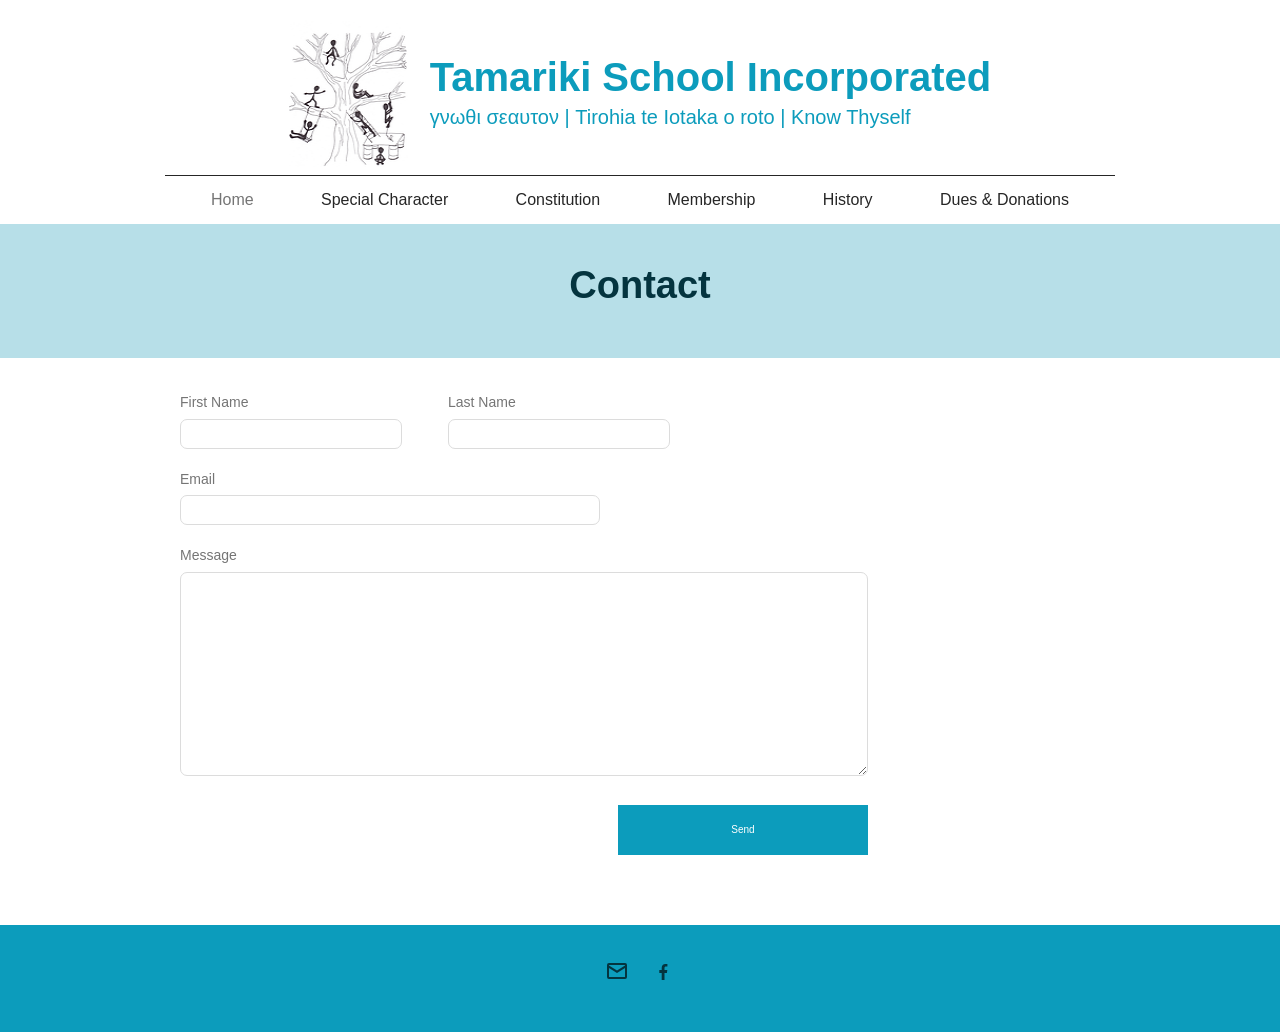
<file: contact/index.html>
<!DOCTYPE html>
<html lang="en">
<head>
<meta charset="utf-8">
<meta name="viewport" content="width=device-width, initial-scale=1">
<title>Contact | Tamariki School Incorporated</title>
<link rel="icon" href="../assets/favicon.png">
<link rel="apple-touch-icon" href="../assets/favicon.png">
<link rel="stylesheet" href="../css/theme.css">
<link rel="stylesheet" href="../css/main.css">
</head>
<body>
<header class="masthead">
  <a class="logo" href="../"><img src="../assets/logo.png" alt="Tamariki School Incorporated logo"></a>
  <div class="masttext">
    <a class="site-title" href="../">Tamariki School Incorporated</a>
    <div class="tagline">&#947;&#957;&#969;&#952;&#953; &#963;&#949;&#945;&#965;&#964;&#959;&#957; | Tirohia te Iotaka o roto | Know Thyself</div>
  </div>
</header>
<nav class="nav">
<a class="active" href="../">Home</a>
<a href="../special-character/">Special Character</a>
<a href="../constitution/">Constitution</a>
<a href="../membership/">Membership</a>
<a href="../history/">History</a>
<a href="../dues-donations/">Dues & Donations</a>
</nav>
<section class="band band-contact"><div class="col"><h1 class="band-center">Contact</h1></div></section>
<main class="col ">
<form class="contact-form" action="#" method="get">
  <div class="form-row">
    <div class="field" style="width:222px"><label for="fn">First Name</label><input id="fn" name="fn" type="text"></div>
    <div class="field" style="width:222px"><label for="ln">Last Name</label><input id="ln" name="ln" type="text"></div>
  </div>
  <div class="field" style="width:420px"><label for="em">Email</label><input id="em" name="em" type="email"></div>
  <div class="field" style="width:688px"><label for="msg">Message</label><textarea id="msg" name="msg"></textarea></div>
</form>
<div class="form-send"><button class="send" type="submit">Send</button></div>
</main>
<footer class="footer">
  <a href="https://tamariki.school.nz/contact-details" aria-label="Email"><svg viewBox="0 0 24 24" width="24" height="24" aria-hidden="true"><path d="M20 4H4a2 2 0 0 0-2 2v12a2 2 0 0 0 2 2h16a2 2 0 0 0 2-2V6a2 2 0 0 0-2-2zm0 2v.4l-8 5-8-5V6h16zM4 18V8.9l8 5 8-5V18H4z"/></svg></a>
  <a href="https://www.facebook.com/TamarikiSchool/" aria-label="Facebook"><svg viewBox="0 0 24 24" width="24" height="24" aria-hidden="true"><path d="M13.5 21v-7h2.4l.4-3h-2.8V9.1c0-.9.3-1.5 1.6-1.5h1.3V5c-.2 0-1-.1-2-.1-2.2 0-3.7 1.3-3.7 3.8V11H8.3v3h2.4v7h2.8z"/></svg></a>
</footer>
</body>
</html>
</file>
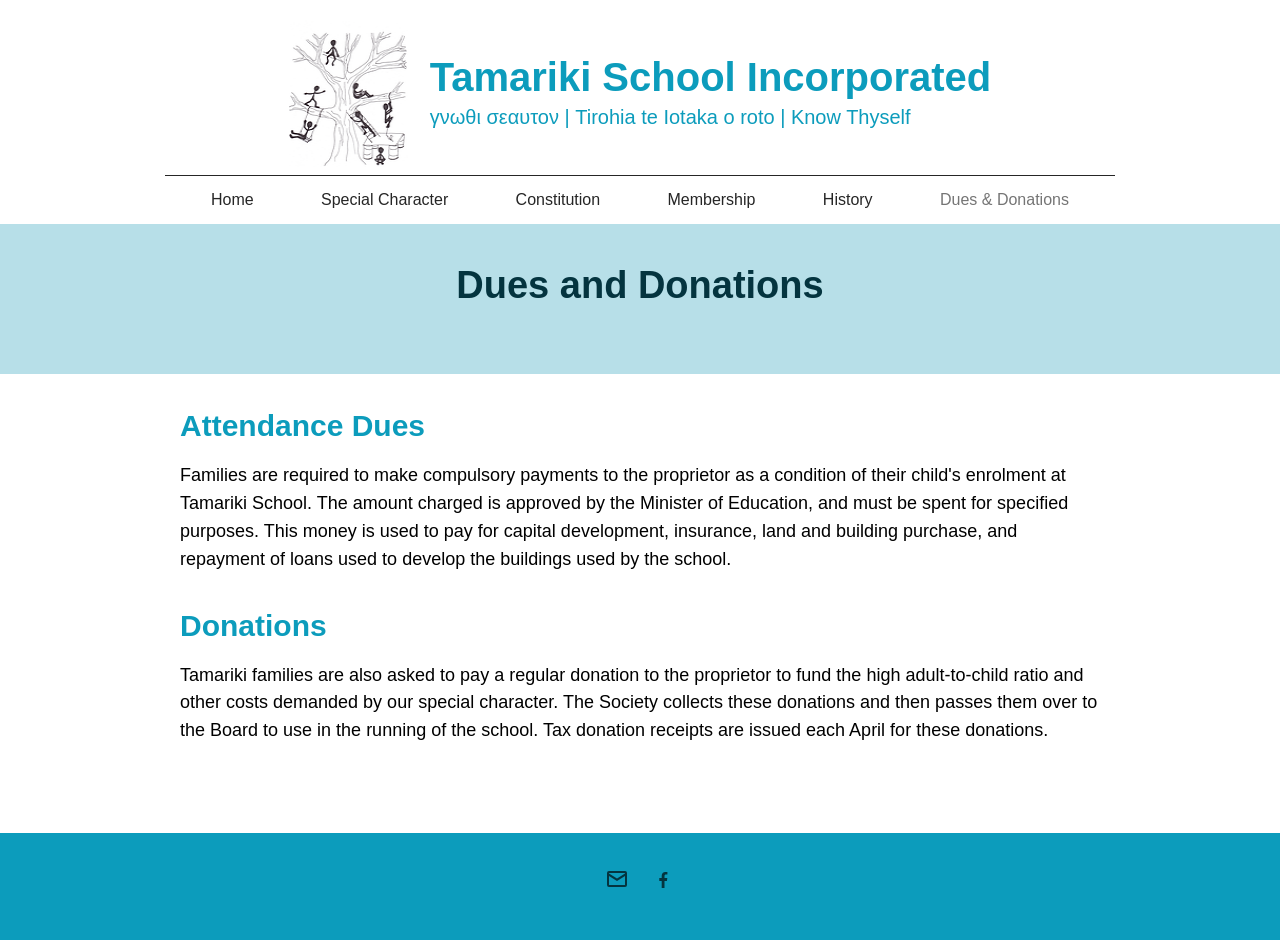
<file: dues-donations/index.html>
<!DOCTYPE html>
<html lang="en">
<head>
<meta charset="utf-8">
<meta name="viewport" content="width=device-width, initial-scale=1">
<title>Dues and Donations | Tamariki School Incorporated</title>
<link rel="icon" href="../assets/favicon.png">
<link rel="apple-touch-icon" href="../assets/favicon.png">
<link rel="stylesheet" href="../css/theme.css">
<link rel="stylesheet" href="../css/main.css">
</head>
<body>
<header class="masthead">
  <a class="logo" href="../"><img src="../assets/logo.png" alt="Tamariki School Incorporated logo"></a>
  <div class="masttext">
    <a class="site-title" href="../">Tamariki School Incorporated</a>
    <div class="tagline">&#947;&#957;&#969;&#952;&#953; &#963;&#949;&#945;&#965;&#964;&#959;&#957; | Tirohia te Iotaka o roto | Know Thyself</div>
  </div>
</header>
<nav class="nav">
<a href="../">Home</a>
<a href="../special-character/">Special Character</a>
<a href="../constitution/">Constitution</a>
<a href="../membership/">Membership</a>
<a href="../history/">History</a>
<a class="active" href="../dues-donations/">Dues & Donations</a>
</nav>
<section class="band "><div class="col"><h1 class="band-center">Dues and Donations</h1></div></section>
<main class="col ">
<h2>Attendance Dues</h2>
<p>Families are required to make compulsory payments to the proprietor as a condition of their child&#x27;s enrolment at Tamariki School. The amount charged is approved by the Minister of Education, and must be spent for specified purposes. This money is used to pay for capital development, insurance, land and building purchase, and repayment of loans used to develop the buildings used by the school.</p>
<h2>Donations</h2>
<p>Tamariki families are also asked to pay a regular donation to the proprietor to fund the high adult-to-child ratio and other costs demanded by our special character. The Society collects these donations and then passes them over to the Board to use in the running of the school. Tax donation receipts are issued each April for these donations.</p>
</main>
<footer class="footer">
  <a href="https://tamariki.school.nz/contact-details" aria-label="Email"><svg viewBox="0 0 24 24" width="24" height="24" aria-hidden="true"><path d="M20 4H4a2 2 0 0 0-2 2v12a2 2 0 0 0 2 2h16a2 2 0 0 0 2-2V6a2 2 0 0 0-2-2zm0 2v.4l-8 5-8-5V6h16zM4 18V8.9l8 5 8-5V18H4z"/></svg></a>
  <a href="https://www.facebook.com/TamarikiSchool/" aria-label="Facebook"><svg viewBox="0 0 24 24" width="24" height="24" aria-hidden="true"><path d="M13.5 21v-7h2.4l.4-3h-2.8V9.1c0-.9.3-1.5 1.6-1.5h1.3V5c-.2 0-1-.1-2-.1-2.2 0-3.7 1.3-3.7 3.8V11H8.3v3h2.4v7h2.8z"/></svg></a>
</footer>
</body>
</html>
</file>
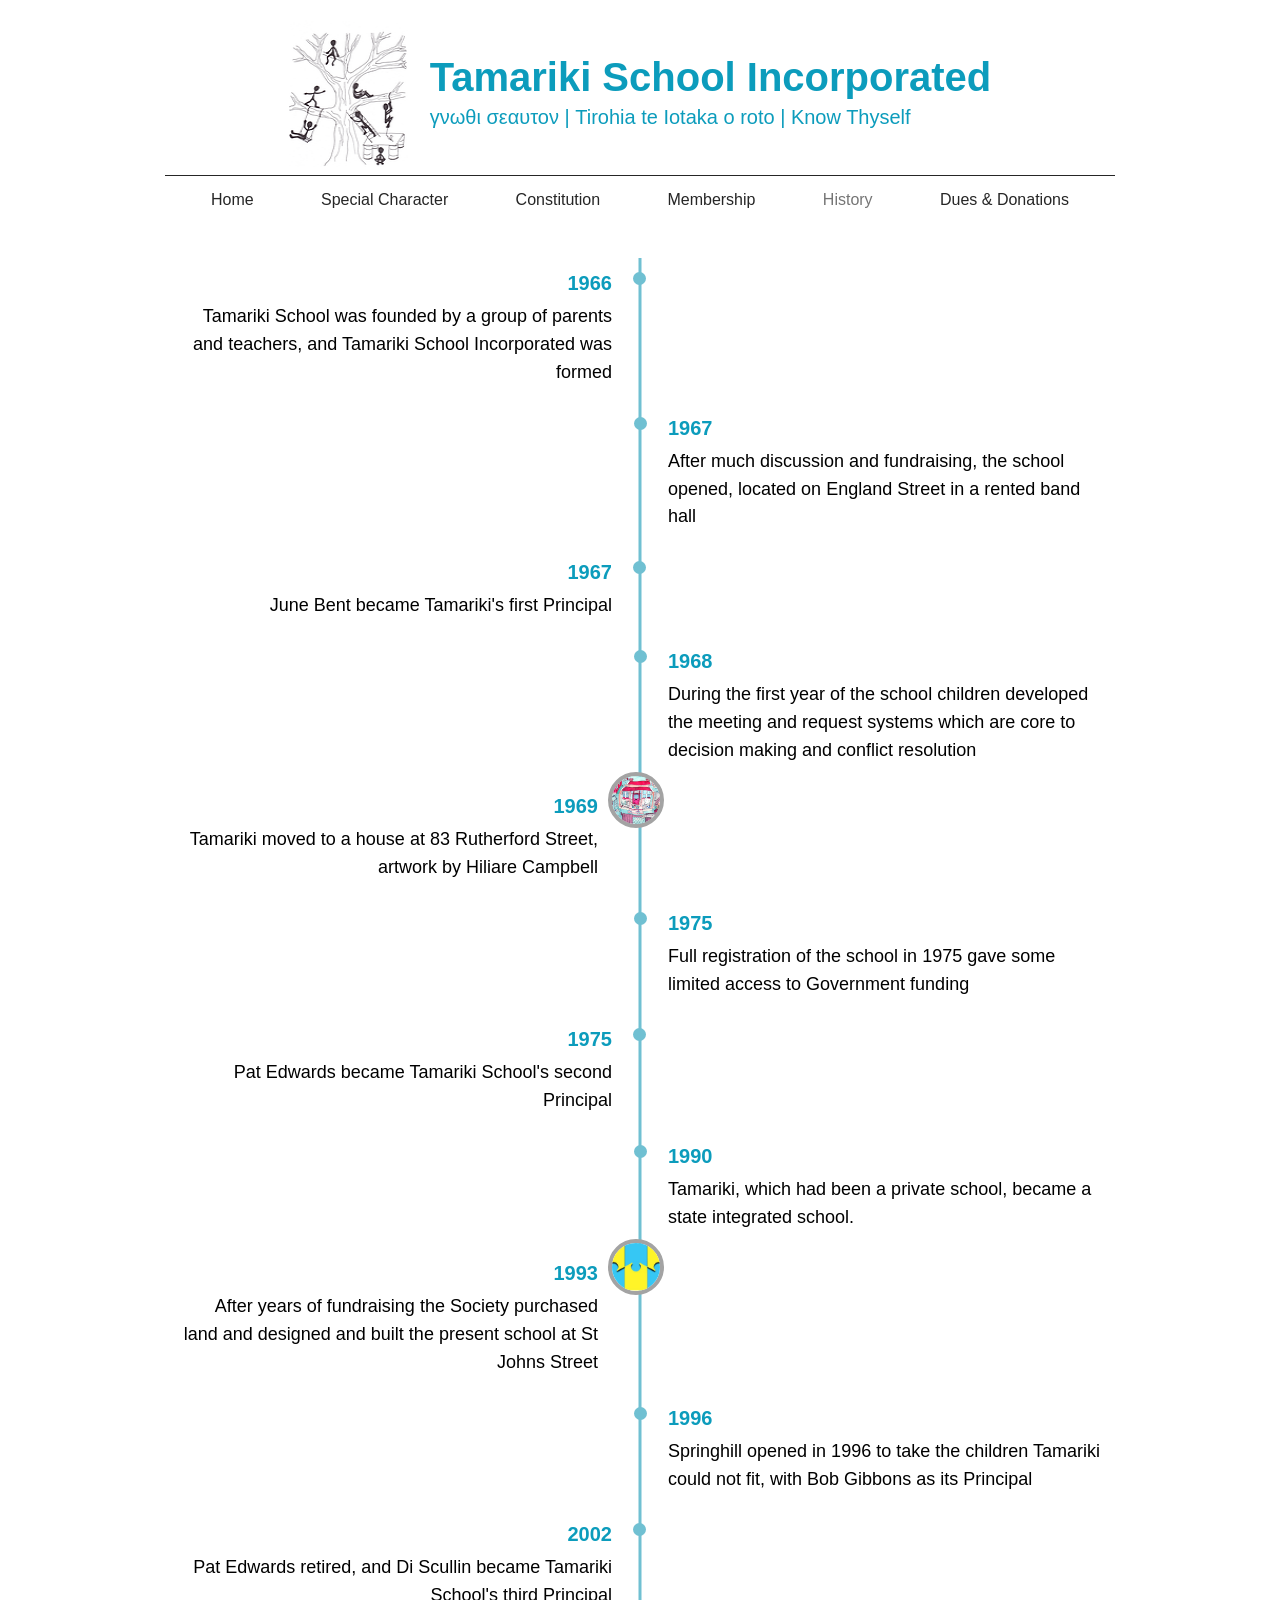
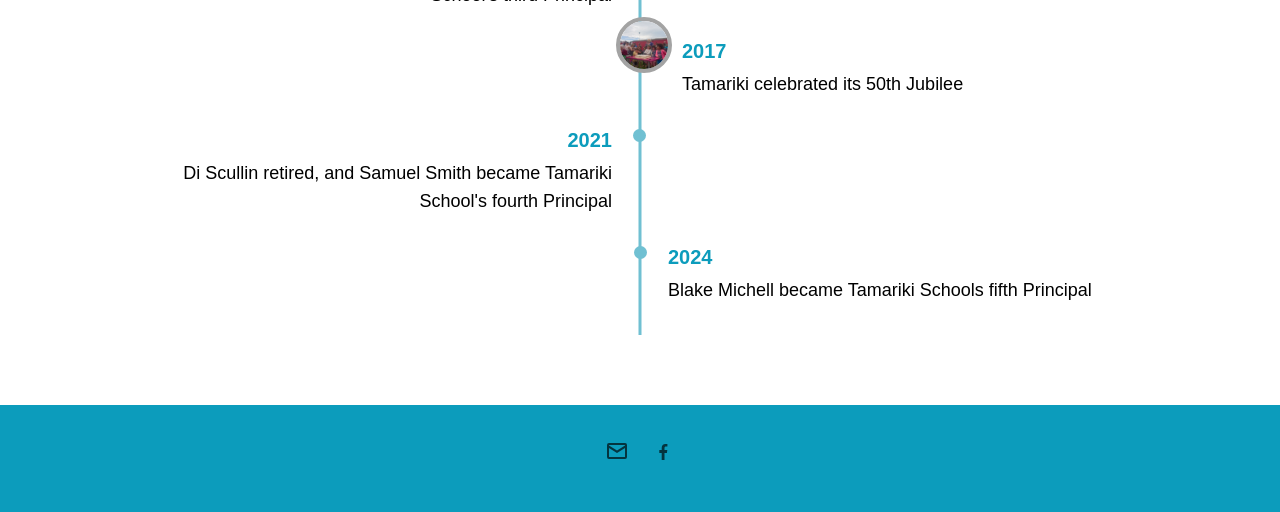
<file: history/index.html>
<!DOCTYPE html>
<html lang="en">
<head>
<meta charset="utf-8">
<meta name="viewport" content="width=device-width, initial-scale=1">
<title>History | Tamariki School Incorporated</title>
<link rel="icon" href="../assets/favicon.png">
<link rel="apple-touch-icon" href="../assets/favicon.png">
<link rel="stylesheet" href="../css/theme.css">
<link rel="stylesheet" href="../css/main.css">
</head>
<body>
<header class="masthead">
  <a class="logo" href="../"><img src="../assets/logo.png" alt="Tamariki School Incorporated logo"></a>
  <div class="masttext">
    <a class="site-title" href="../">Tamariki School Incorporated</a>
    <div class="tagline">&#947;&#957;&#969;&#952;&#953; &#963;&#949;&#945;&#965;&#964;&#959;&#957; | Tirohia te Iotaka o roto | Know Thyself</div>
  </div>
</header>
<nav class="nav">
<a href="../">Home</a>
<a href="../special-character/">Special Character</a>
<a href="../constitution/">Constitution</a>
<a href="../membership/">Membership</a>
<a class="active" href="../history/">History</a>
<a href="../dues-donations/">Dues & Donations</a>
</nav>

<main class="col ">
<div class="tl">
<div class="tl-row tl-left">
  <div class="tl-card"><div class="tl-year">1966</div><div class="tl-text">Tamariki School was founded by a group of parents and teachers, and Tamariki School Incorporated was formed</div></div>
</div>
<div class="tl-row tl-right">
  <div class="tl-card"><div class="tl-year">1967</div><div class="tl-text">After much discussion and fundraising, the school opened, located on England Street in a rented band hall</div></div>
</div>
<div class="tl-row tl-left">
  <div class="tl-card"><div class="tl-year">1967</div><div class="tl-text">June Bent became Tamariki&#x27;s first Principal</div></div>
</div>
<div class="tl-row tl-right">
  <div class="tl-card"><div class="tl-year">1968</div><div class="tl-text">During the first year of the school children developed the meeting and request systems which are core to decision making and conflict resolution</div></div>
</div>
<div class="tl-row tl-left">
  <div class="tl-card has-photo"><div class="tl-year">1969</div><div class="tl-text">Tamariki moved to a house at 83 Rutherford Street, artwork by Hiliare Campbell</div><a class="tl-photo-link" href="#hl4" aria-label="Enlarge the 1969 photo"><img class="tl-photo" src="../assets/history-1.png" alt="1969"></a></div>
</div>
<div class="tl-row tl-right">
  <div class="tl-card"><div class="tl-year">1975</div><div class="tl-text">Full registration of the school in 1975 gave some limited access to Government funding</div></div>
</div>
<div class="tl-row tl-left">
  <div class="tl-card"><div class="tl-year">1975</div><div class="tl-text">Pat Edwards became Tamariki School&#x27;s second Principal</div></div>
</div>
<div class="tl-row tl-right">
  <div class="tl-card"><div class="tl-year">1990</div><div class="tl-text">Tamariki, which had been a private school, became a state integrated school.</div></div>
</div>
<div class="tl-row tl-left">
  <div class="tl-card has-photo"><div class="tl-year">1993</div><div class="tl-text">After years of fundraising the Society purchased land and designed and built the present school at St Johns Street</div><a class="tl-photo-link" href="#hl8" aria-label="Enlarge the 1993 photo"><img class="tl-photo" src="../assets/history-2.jpg" alt="1993"></a></div>
</div>
<div class="tl-row tl-right">
  <div class="tl-card"><div class="tl-year">1996</div><div class="tl-text">Springhill opened in 1996 to take the children Tamariki could not fit, with Bob Gibbons as its Principal</div></div>
</div>
<div class="tl-row tl-left">
  <div class="tl-card"><div class="tl-year">2002</div><div class="tl-text">Pat Edwards retired, and Di Scullin became Tamariki School&#x27;s third Principal</div></div>
</div>
<div class="tl-row tl-right">
  <div class="tl-card has-photo"><div class="tl-year">2017</div><div class="tl-text">Tamariki celebrated its 50th Jubilee</div><a class="tl-photo-link" href="#hl11" aria-label="Enlarge the 2017 photo"><img class="tl-photo" src="../assets/history-3.jpg" alt="2017"></a></div>
</div>
<div class="tl-row tl-left">
  <div class="tl-card"><div class="tl-year">2021</div><div class="tl-text">Di Scullin retired, and Samuel Smith became Tamariki School&#x27;s fourth Principal</div></div>
</div>
<div class="tl-row tl-right">
  <div class="tl-card"><div class="tl-year">2024</div><div class="tl-text">Blake Michell became Tamariki Schools fifth Principal</div></div>
</div>
</div>
<div class="lightbox" id="hl4"><a class="lb-backdrop" href="#!"></a><img src="../assets/history-1.png" alt="1969"><a class="lb-close" href="#!" aria-label="Close">&times;</a></div>
<div class="lightbox" id="hl8"><a class="lb-backdrop" href="#!"></a><img src="../assets/history-2.jpg" alt="1993"><a class="lb-close" href="#!" aria-label="Close">&times;</a></div>
<div class="lightbox" id="hl11"><a class="lb-backdrop" href="#!"></a><img src="../assets/history-3.jpg" alt="2017"><a class="lb-close" href="#!" aria-label="Close">&times;</a></div>
</main>
<footer class="footer">
  <a href="https://tamariki.school.nz/contact-details" aria-label="Email"><svg viewBox="0 0 24 24" width="24" height="24" aria-hidden="true"><path d="M20 4H4a2 2 0 0 0-2 2v12a2 2 0 0 0 2 2h16a2 2 0 0 0 2-2V6a2 2 0 0 0-2-2zm0 2v.4l-8 5-8-5V6h16zM4 18V8.9l8 5 8-5V18H4z"/></svg></a>
  <a href="https://www.facebook.com/TamarikiSchool/" aria-label="Facebook"><svg viewBox="0 0 24 24" width="24" height="24" aria-hidden="true"><path d="M13.5 21v-7h2.4l.4-3h-2.8V9.1c0-.9.3-1.5 1.6-1.5h1.3V5c-.2 0-1-.1-2-.1-2.2 0-3.7 1.3-3.7 3.8V11H8.3v3h2.4v7h2.8z"/></svg></a>
</footer>
</body>
</html>
</file>
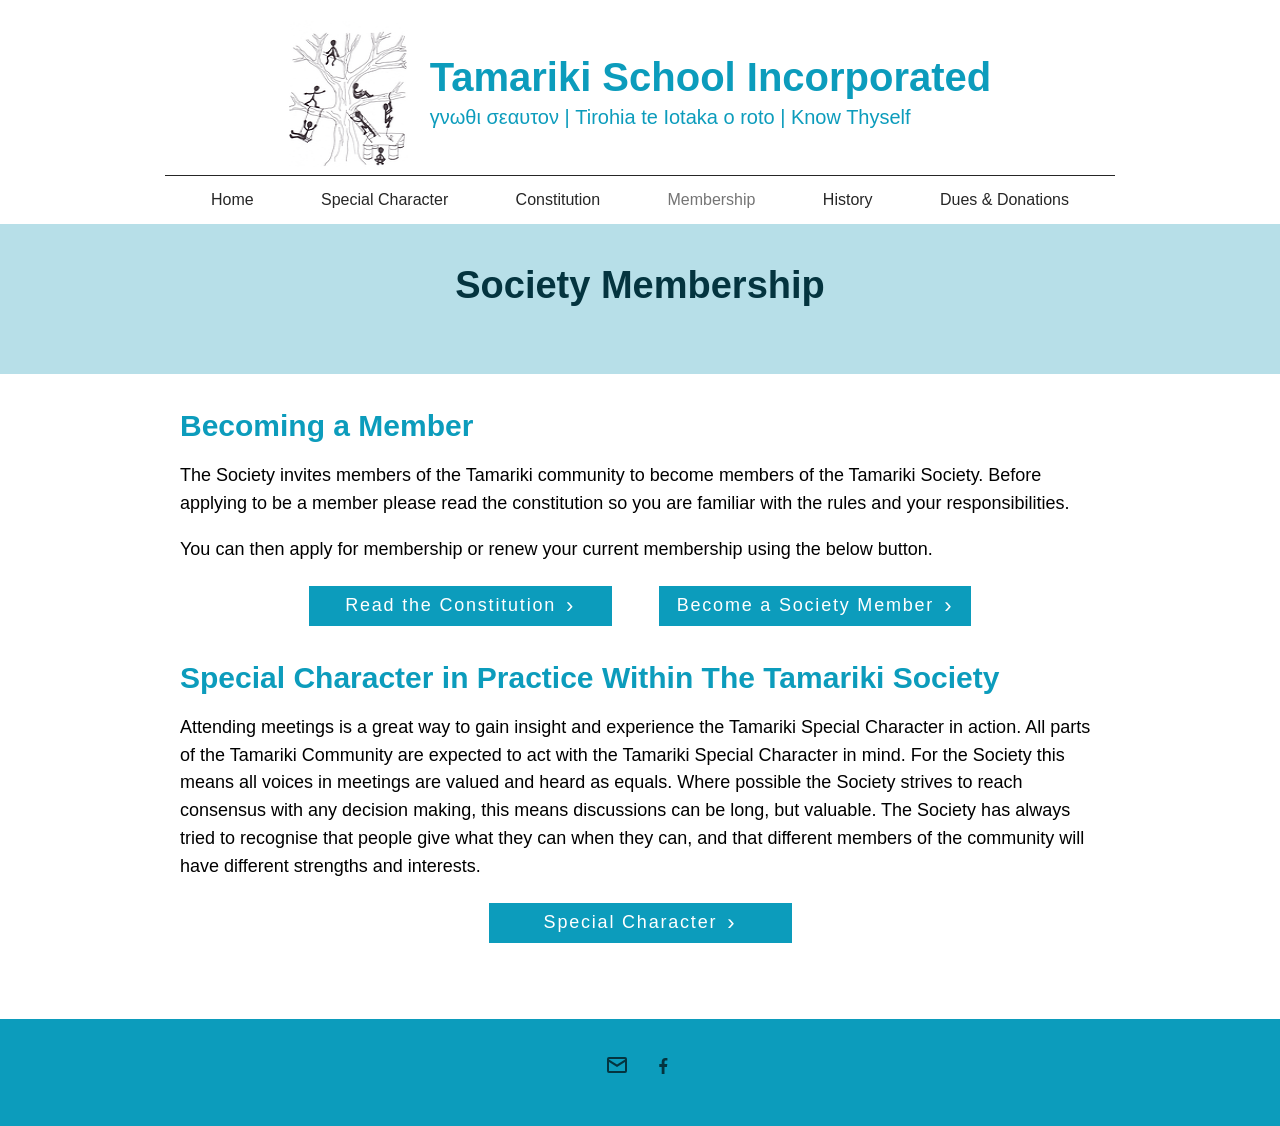
<file: membership/index.html>
<!DOCTYPE html>
<html lang="en">
<head>
<meta charset="utf-8">
<meta name="viewport" content="width=device-width, initial-scale=1">
<title>Membership | Tamariki School Incorporated</title>
<link rel="icon" href="../assets/favicon.png">
<link rel="apple-touch-icon" href="../assets/favicon.png">
<link rel="stylesheet" href="../css/theme.css">
<link rel="stylesheet" href="../css/main.css">
</head>
<body>
<header class="masthead">
  <a class="logo" href="../"><img src="../assets/logo.png" alt="Tamariki School Incorporated logo"></a>
  <div class="masttext">
    <a class="site-title" href="../">Tamariki School Incorporated</a>
    <div class="tagline">&#947;&#957;&#969;&#952;&#953; &#963;&#949;&#945;&#965;&#964;&#959;&#957; | Tirohia te Iotaka o roto | Know Thyself</div>
  </div>
</header>
<nav class="nav">
<a href="../">Home</a>
<a href="../special-character/">Special Character</a>
<a href="../constitution/">Constitution</a>
<a class="active" href="../membership/">Membership</a>
<a href="../history/">History</a>
<a href="../dues-donations/">Dues & Donations</a>
</nav>
<section class="band "><div class="col"><h1 class="band-center">Society Membership</h1></div></section>
<main class="col ">
<h2>Becoming a Member</h2>
<p>The Society invites members of the Tamariki community to become members of the Tamariki Society. Before applying to be a member please read the constitution so you are familiar with the rules and your responsibilities.</p>
<p>You can then apply for membership or renew your current membership using the below button.</p>
<div class="btnrow"><a class="btn" href="../constitution/">Read the Constitution</a><a class="btn" href="https://forms.office.com/Pages/ResponsePage.aspx?id=QKGl3hHJFU-LDZiODv01YgUbRHornv5Ek9jMnTXrdyhURUlOTjNUWDgwVlk1SVRLMTRYWTFFT0Q0RC4u">Become a Society Member</a></div>
<h2>Special Character in Practice Within The Tamariki Society</h2>
<p>Attending meetings is a great way to gain insight and experience the Tamariki Special Character in action. All parts of the Tamariki Community are expected to act with the Tamariki Special Character in mind. For the Society this means all voices in meetings are valued and heard as equals. Where possible the Society strives to reach consensus with any decision making, this means discussions can be long, but valuable. The Society has always tried to recognise that people give what they can when they can, and that different members of the community will have different strengths and interests.</p>
<div class="btnrow"><a class="btn" href="../special-character/">Special Character</a></div>
</main>
<footer class="footer">
  <a href="https://tamariki.school.nz/contact-details" aria-label="Email"><svg viewBox="0 0 24 24" width="24" height="24" aria-hidden="true"><path d="M20 4H4a2 2 0 0 0-2 2v12a2 2 0 0 0 2 2h16a2 2 0 0 0 2-2V6a2 2 0 0 0-2-2zm0 2v.4l-8 5-8-5V6h16zM4 18V8.9l8 5 8-5V18H4z"/></svg></a>
  <a href="https://www.facebook.com/TamarikiSchool/" aria-label="Facebook"><svg viewBox="0 0 24 24" width="24" height="24" aria-hidden="true"><path d="M13.5 21v-7h2.4l.4-3h-2.8V9.1c0-.9.3-1.5 1.6-1.5h1.3V5c-.2 0-1-.1-2-.1-2.2 0-3.7 1.3-3.7 3.8V11H8.3v3h2.4v7h2.8z"/></svg></a>
</footer>
</body>
</html>
</file>
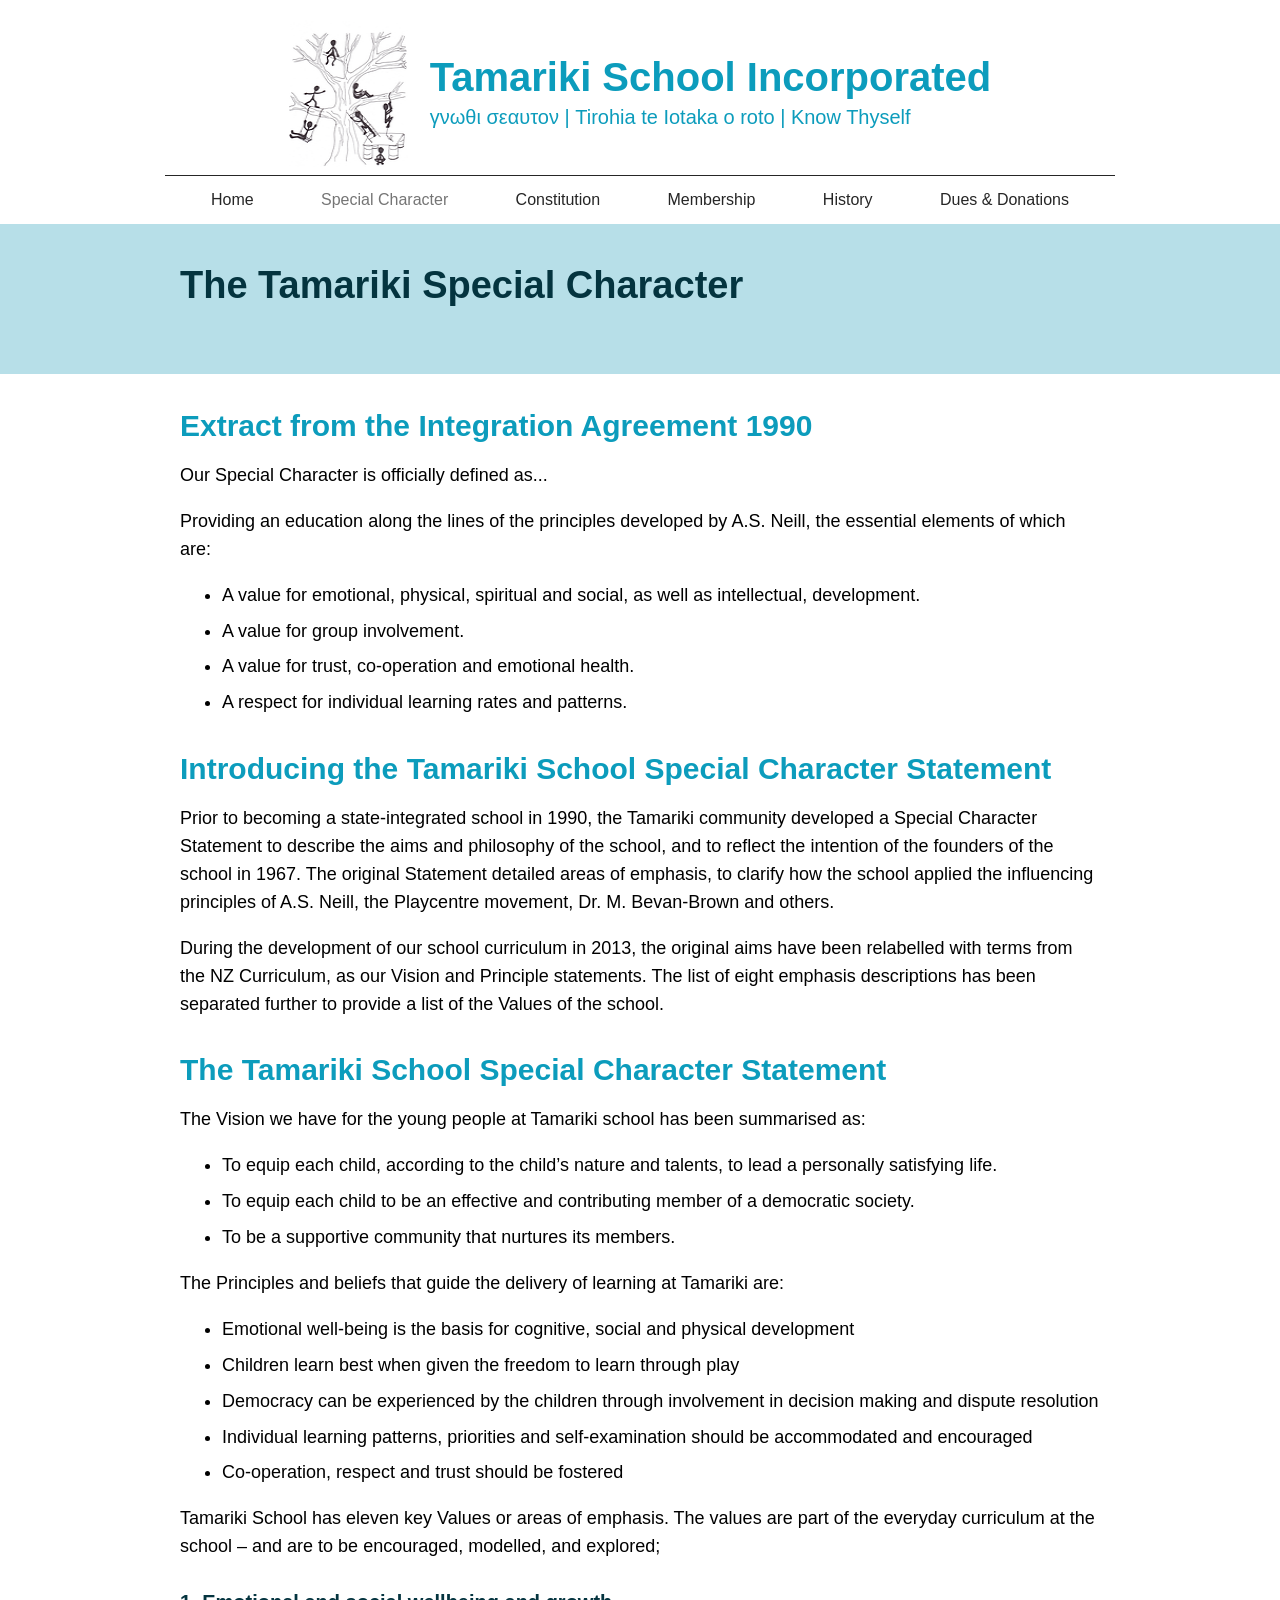
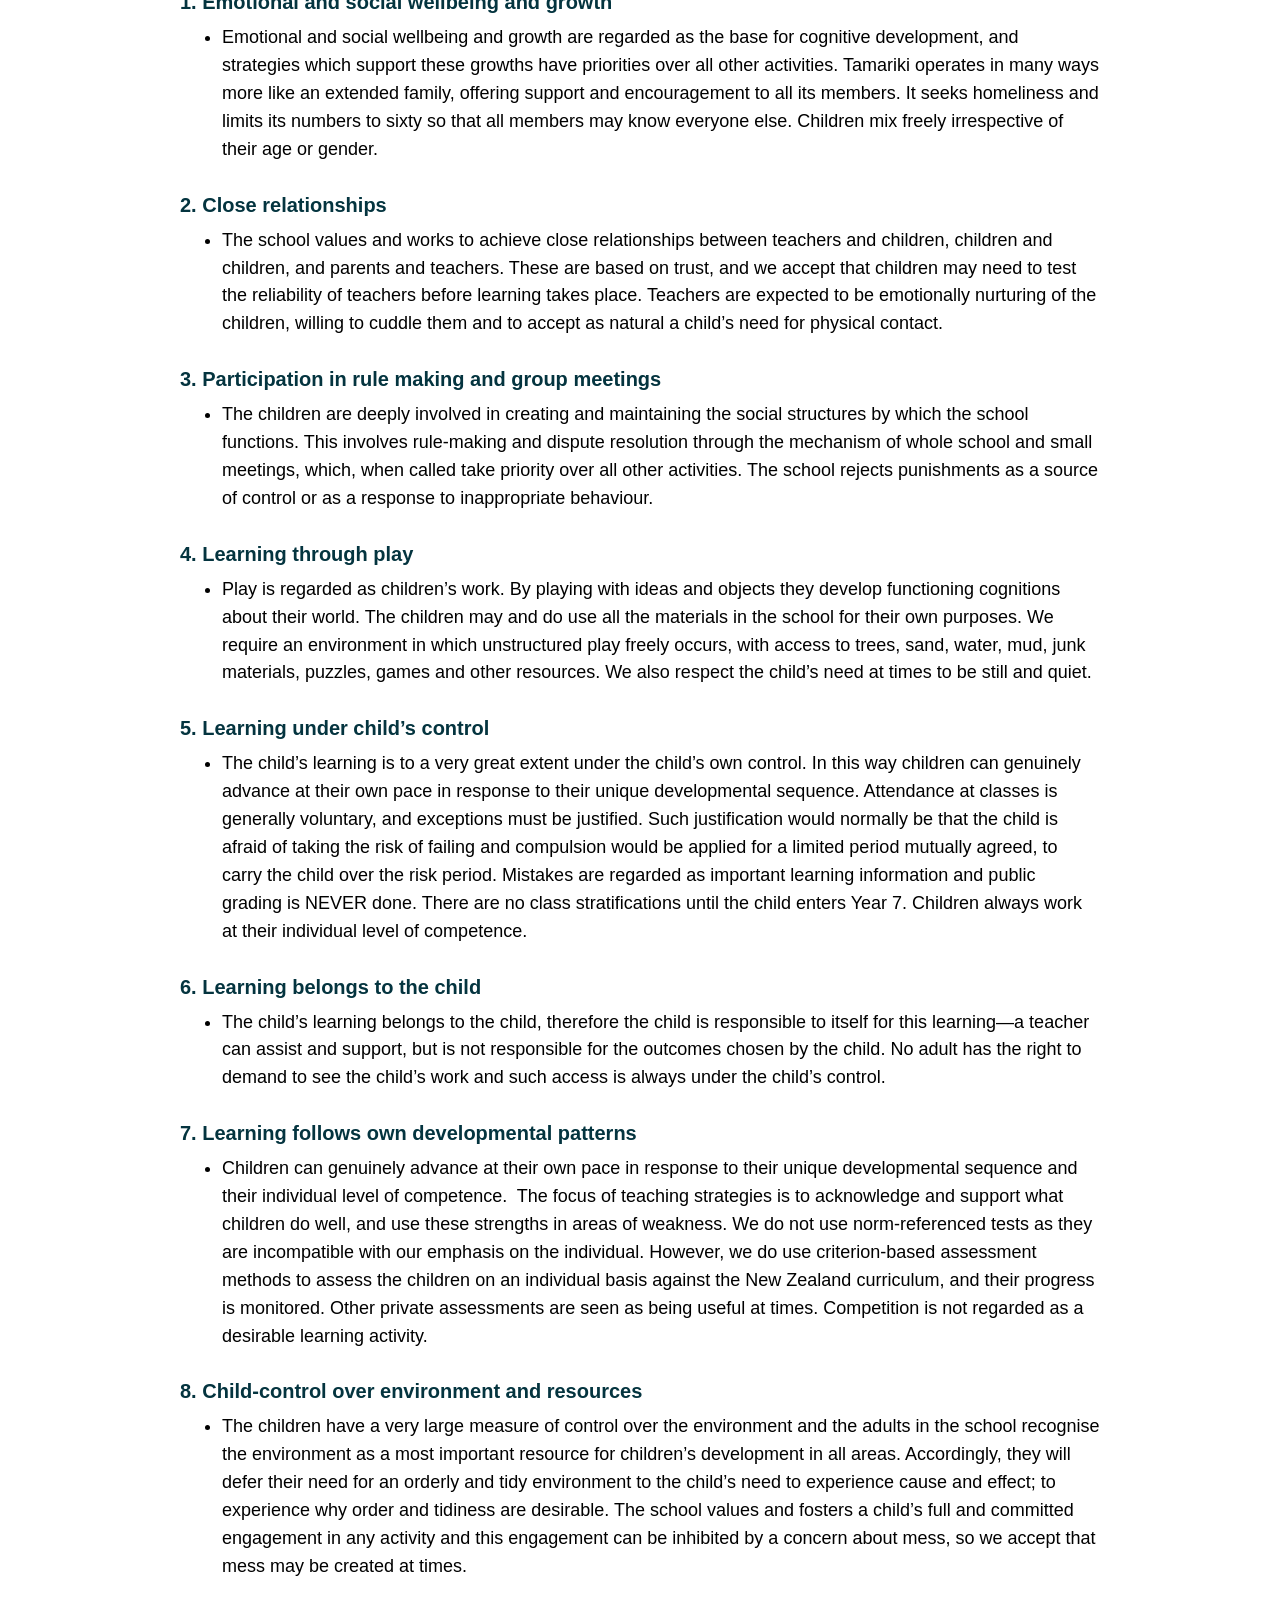
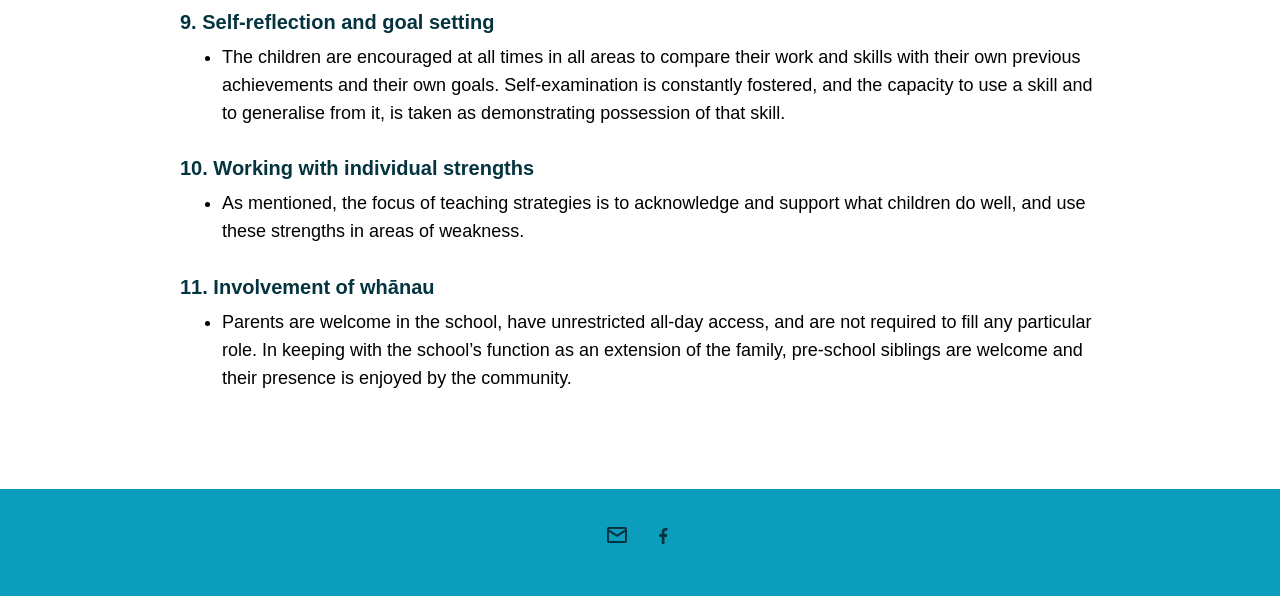
<file: special-character/index.html>
<!DOCTYPE html>
<html lang="en">
<head>
<meta charset="utf-8">
<meta name="viewport" content="width=device-width, initial-scale=1">
<title>The Tamariki Special Character | Tamariki School Incorporated</title>
<link rel="icon" href="../assets/favicon.png">
<link rel="apple-touch-icon" href="../assets/favicon.png">
<link rel="stylesheet" href="../css/theme.css">
<link rel="stylesheet" href="../css/main.css">
</head>
<body>
<header class="masthead">
  <a class="logo" href="../"><img src="../assets/logo.png" alt="Tamariki School Incorporated logo"></a>
  <div class="masttext">
    <a class="site-title" href="../">Tamariki School Incorporated</a>
    <div class="tagline">&#947;&#957;&#969;&#952;&#953; &#963;&#949;&#945;&#965;&#964;&#959;&#957; | Tirohia te Iotaka o roto | Know Thyself</div>
  </div>
</header>
<nav class="nav">
<a href="../">Home</a>
<a class="active" href="../special-character/">Special Character</a>
<a href="../constitution/">Constitution</a>
<a href="../membership/">Membership</a>
<a href="../history/">History</a>
<a href="../dues-donations/">Dues & Donations</a>
</nav>
<section class="band "><div class="col"><h1 class="">The Tamariki Special Character</h1></div></section>
<main class="col ">
<h2>Extract from the Integration Agreement 1990</h2>
<p>Our Special Character is officially defined as...</p>
<p>Providing an education along the lines of the principles developed by A.S. Neill, the essential elements of which are:</p>
<ul>
<li>A value for emotional, physical, spiritual and social, as well as intellectual, development.</li>
<li>A value for group involvement.</li>
<li>A value for trust, co-operation and emotional health.</li>
<li>A respect for individual learning rates and patterns.</li>
</ul>
<h2>Introducing the Tamariki School Special Character Statement</h2>
<p>Prior to becoming a state-integrated school in 1990, the Tamariki community developed a Special Character Statement to describe the aims and philosophy of the school, and to reflect the intention of the founders of the school in 1967. The original Statement detailed areas of emphasis, to clarify how the school applied the influencing principles of A.S. Neill, the Playcentre movement, Dr. M. Bevan-Brown and others.</p>
<p>During the development of our school curriculum in 2013, the original aims have been relabelled with terms from the NZ Curriculum, as our Vision and Principle statements. The list of eight emphasis descriptions has been separated further to provide a list of the Values of the school.</p>
<h2>The Tamariki School Special Character Statement</h2>
<p>The Vision we have for the young people at Tamariki school has been summarised as:</p>
<ul>
<li>To equip each child, according to the child’s nature and talents, to lead a personally satisfying life.</li>
<li>To equip each child to be an effective and contributing member of a democratic society.</li>
<li>To be a supportive community that nurtures its members.</li>
</ul>
<p>The Principles and beliefs that guide the delivery of learning at Tamariki are:</p>
<ul>
<li>Emotional well-being is the basis for cognitive, social and physical development</li>
<li>Children learn best when given the freedom to learn through play</li>
<li>Democracy can be experienced by the children through involvement in decision making and dispute resolution</li>
<li>Individual learning patterns, priorities and self-examination should be accommodated and encouraged</li>
<li>Co-operation, respect and trust should be fostered</li>
</ul>
<p>Tamariki School has eleven key Values or areas of emphasis. The values are part of the everyday curriculum at the school – and are to be encouraged, modelled, and explored;</p>
<div class="value"><div class="value-title">1. Emotional and social wellbeing and growth</div>
<ul>
<li>Emotional and social wellbeing and growth are regarded as the base for cognitive development, and strategies which support these growths have priorities over all other activities. Tamariki operates in many ways more like an extended family, offering support and encouragement to all its members. It seeks homeliness and limits its numbers to sixty so that all members may know everyone else. Children mix freely irrespective of their age or gender.</li>
</ul>
<div class="value"><div class="value-title">2. Close relationships</div>
<ul>
<li>The school values and works to achieve close relationships between teachers and children, children and children, and parents and teachers. These are based on trust, and we accept that children may need to test the reliability of teachers before learning takes place. Teachers are expected to be emotionally nurturing of the children, willing to cuddle them and to accept as natural a child’s need for physical contact.</li>
</ul>
<div class="value"><div class="value-title">3. Participation in rule making and group meetings</div>
<ul>
<li>The children are deeply involved in creating and maintaining the social structures by which the school functions. This involves rule-making and dispute resolution through the mechanism of whole school and small meetings, which, when called take priority over all other activities. The school rejects punishments as a source of control or as a response to inappropriate behaviour.</li>
</ul>
<div class="value"><div class="value-title">4. Learning through play</div>
<ul>
<li>Play is regarded as children’s work. By playing with ideas and objects they develop functioning cognitions about their world. The children may and do use all the materials in the school for their own purposes. We require an environment in which unstructured play freely occurs, with access to trees, sand, water, mud, junk materials, puzzles, games and other resources. We also respect the child’s need at times to be still and quiet.</li>
</ul>
<div class="value"><div class="value-title">5. Learning under child’s control</div>
<ul>
<li>The child’s learning is to a very great extent under the child’s own control. In this way children can genuinely advance at their own pace in response to their unique developmental sequence. Attendance at classes is generally voluntary, and exceptions must be justified. Such justification would normally be that the child is afraid of taking the risk of failing and compulsion would be applied for a limited period mutually agreed, to carry the child over the risk period. Mistakes are regarded as important learning information and public grading is NEVER done. There are no class stratifications until the child enters Year 7. Children always work at their individual level of competence.</li>
</ul>
<div class="value"><div class="value-title">6. Learning belongs to the child</div>
<ul>
<li>The child’s learning belongs to the child, therefore the child is responsible to itself for this learning—a teacher can assist and support, but is not responsible for the outcomes chosen by the child. No adult has the right to demand to see the child’s work and such access is always under the child’s control.</li>
</ul>
<div class="value"><div class="value-title">7. Learning follows own developmental patterns</div>
<ul>
<li>Children can genuinely advance at their own pace in response to their unique developmental sequence and their individual level of competence.  The focus of teaching strategies is to acknowledge and support what children do well, and use these strengths in areas of weakness. We do not use norm-referenced tests as they are incompatible with our emphasis on the individual. However, we do use criterion-based assessment methods to assess the children on an individual basis against the New Zealand curriculum, and their progress is monitored. Other private assessments are seen as being useful at times. Competition is not regarded as a desirable learning activity.</li>
</ul>
<div class="value"><div class="value-title">8. Child-control over environment and resources</div>
<ul>
<li>The children have a very large measure of control over the environment and the adults in the school recognise the environment as a most important resource for children’s development in all areas. Accordingly, they will defer their need for an orderly and tidy environment to the child’s need to experience cause and effect; to experience why order and tidiness are desirable. The school values and fosters a child’s full and committed engagement in any activity and this engagement can be inhibited by a concern about mess, so we accept that mess may be created at times.</li>
</ul>
<div class="value"><div class="value-title">9. Self-reflection and goal setting</div>
<ul>
<li>The children are encouraged at all times in all areas to compare their work and skills with their own previous achievements and their own goals. Self-examination is constantly fostered, and the capacity to use a skill and to generalise from it, is taken as demonstrating possession of that skill.</li>
</ul>
<div class="value"><div class="value-title">10. Working with individual strengths</div>
<ul>
<li>As mentioned, the focus of teaching strategies is to acknowledge and support what children do well, and use these strengths in areas of weakness.</li>
</ul>
<div class="value"><div class="value-title">11. Involvement of whānau</div>
<ul>
<li>Parents are welcome in the school, have unrestricted all-day access, and are not required to fill any particular role. In keeping with the school’s function as an extension of the family, pre-school siblings are welcome and their presence is enjoyed by the community.</li>
</ul>
</main>
<footer class="footer">
  <a href="https://tamariki.school.nz/contact-details" aria-label="Email"><svg viewBox="0 0 24 24" width="24" height="24" aria-hidden="true"><path d="M20 4H4a2 2 0 0 0-2 2v12a2 2 0 0 0 2 2h16a2 2 0 0 0 2-2V6a2 2 0 0 0-2-2zm0 2v.4l-8 5-8-5V6h16zM4 18V8.9l8 5 8-5V18H4z"/></svg></a>
  <a href="https://www.facebook.com/TamarikiSchool/" aria-label="Facebook"><svg viewBox="0 0 24 24" width="24" height="24" aria-hidden="true"><path d="M13.5 21v-7h2.4l.4-3h-2.8V9.1c0-.9.3-1.5 1.6-1.5h1.3V5c-.2 0-1-.1-2-.1-2.2 0-3.7 1.3-3.7 3.8V11H8.3v3h2.4v7h2.8z"/></svg></a>
</footer>
</body>
</html>
</file>
<file: css/theme.css>
/* ==========================================================================
   TAMARIKI SCHOOL INCORPORATED — THEME
   The ONLY file you need to edit to change the site's colours.
   Every colour on the site is defined here and nothing is hard-coded
   anywhere else.
   ========================================================================== */
:root {
  /* brand teal — masthead title & tagline, section headings, buttons,
     footer background, links accent */
  --accent:       #0c9cbc;
  --accent-dark:  #0987a4;   /* buttons on hover */

  /* dark teal — the big page titles inside the light band (h1) */
  --heading-dark: #04343f;

  /* light blue band behind page titles */
  --band-bg:      #b7dfe8;

  /* footer */
  --footer-bg:    #0c9cbc;
  --footer-icon:  #04343f;   /* envelope + facebook icons */

  /* page */
  --bg:           #ffffff;
  --text:         #000000;
  --muted:        #757575;   /* active menu item, "Next" link, form labels */

  /* navigation */
  --nav-text:     #262626;
  --nav-rule:     #262626;   /* thin line above the menu */

  /* history timeline */
  --accent-soft:  #70c0d2;   /* spine, dots, connectors */
  --photo-ring:   #a3a3a3;   /* grey ring around the timeline photo circles */

  /* forms */
  --form-border:  #dcdcdc;

  /* item cards */
  --card-border:    #d9d9d9;
  --card-image-bg:  #ffffff;

  /* typography */
  --font-body: Arial, Helvetica, sans-serif;
  --font-nav:  Arial, Helvetica, sans-serif;  /* live site uses Questrial */

  /* metrics */
  --content-width: 950px;    /* the site's main content column */
}
</file>
<file: css/main.css>
/* ==========================================================================
   TAMARIKI SCHOOL INCORPORATED — LAYOUT
   Colours are NOT here: see theme.css
   ========================================================================== */

* { box-sizing: border-box; }
html { -webkit-text-size-adjust: 100%; }
body {
  margin: 0;
  background: var(--bg);
  color: var(--text);
  font: 400 18px/1.55 var(--font-body);
}
img { max-width: 100%; display: block; }

.col { max-width: var(--content-width); margin: 0 auto; padding: 0 15px; }
main.col { padding-top: 34px; padding-bottom: 70px; }

/* ---------------------------------------------------------------- masthead */
.masthead {
  display: flex;
  justify-content: center;
  align-items: center;
  gap: 22px;
  padding: 20px 15px 8px;
}
.masthead .logo img { width: 119px; height: 147px; }
.site-title {
  display: block;
  font-size: 40px;
  font-weight: 700;
  color: var(--accent);
  text-decoration: none;
  line-height: 1.15;
}
.tagline { font-size: 20px; color: var(--accent); margin-top: 2px; }

/* ---------------------------------------------------------------------- nav */
.nav {
  display: flex;
  justify-content: space-between;
  flex-wrap: wrap;
  gap: 4px 22px;
  max-width: var(--content-width);
  margin: 0 auto;
  padding: 9px 44px;
  border-top: 1px solid var(--nav-rule);
  font-family: var(--font-nav);
}
.nav a {
  font-size: 16px;
  line-height: 30px;
  color: var(--nav-text);
  text-decoration: none;
  padding: 0 2px;
}
.nav a:hover { color: var(--accent); }
.nav a.active { color: var(--muted); }

/* --------------------------------------------------------------- title band */
.band { background: var(--band-bg); }
.band .col { min-height: 150px; padding-top: 38px; padding-bottom: 20px; }
.band h1 {
  margin: 0;
  font-size: 38px;
  font-weight: 700;
  line-height: 1.25;
  color: var(--heading-dark);
}
.band-sub { margin: 6px 0 0; font-size: 18px; color: var(--heading-dark); }
.band-home .col { min-height: 350px; }
.band-contact .col { min-height: 134px; }
.band h1.band-center { text-align: center; }
.band .band-sub { text-align: center; }

/* ------------------------------------------------------------------ buttons */
.btn {
  display: inline-flex;
  align-items: center;
  justify-content: center;
  min-width: 303px;
  height: 40px;
  padding: 0 18px;
  background: var(--accent);
  color: #ffffff;
  font-size: 18px;
  letter-spacing: 1.8px;
  text-decoration: none;
}
.btn::after { content: "\203A"; margin-left: 10px; font-size: 22px; }
.btn:hover { background: var(--accent-dark); }
.btnrow { display: flex; justify-content: center; flex-wrap: wrap; gap: 47px; margin: 22px 0 6px; }
.band .btnrow { margin: 52px 0 0; }

/* --------------------------------------------------------------------- text */
main p { margin: 0 0 18px; }
main .col-20 p { font-size: 20px; }
main h2 {
  margin: 34px 0 18px;
  font-size: 30px;
  font-weight: 700;
  line-height: 1.2;
  color: var(--accent);
}
main h2:first-child { margin-top: 0; }
main h2.head-400 { font-weight: 400; }
main ul { margin: 0 0 18px; padding-left: 42px; }
main li { margin-bottom: 8px; }
main a { color: inherit; text-decoration: underline; }

.pagehead { margin: 10px 0 44px; font-size: 56px; font-weight: 700; text-align: center; color: var(--heading-dark); }
.pagehead-small { margin: 0 0 24px; font-size: 30px; font-weight: 400; color: var(--heading-dark); }

/* special character values */
.value { margin: 26px 0; }
.value-title { font-size: 20px; font-weight: 700; color: var(--heading-dark); margin-bottom: 6px; }
.value-body { font-size: 18px; margin-left: 20px; }

/* ------------------------------------------------------------- constitution */
.c-body { font-size: 18px; line-height: 1.5; }
.c-body > .c-part:first-child { margin-top: 6px; }
.c-toc { list-style: none; margin: 0 0 12px; padding: 0; }
.c-toc li { margin-bottom: 12px; }
.c-part {
  margin: 46px 0 10px;
  font-size: 29px;
  font-weight: 400;
  line-height: 1.25;
  color: var(--accent);
}
.c-sec {
  margin: 32px 0 10px;
  font-size: 21px;
  font-weight: 700;
  line-height: 1.3;
  color: var(--accent);
}
.c-row { display: flex; gap: 18px; margin-bottom: 18px; }
.c-num { flex: 0 0 58px; }
.c-text { flex: 1; }
.c-text > div { margin-top: 9px; }
.c-sub { margin-left: 30px; }
.c-sub2 { margin-left: 30px; }
.c-pdf { margin: 48px 0 20px; }

/* ------------------------------------------------------------------- footer */
.footer {
  background: var(--footer-bg);
  padding: 34px 0 40px;
  display: flex;
  justify-content: center;
  gap: 22px;
}
.footer a svg { fill: var(--footer-icon); }
.footer a:hover svg { fill: var(--heading-dark); }

/* ------------------------------------------------------------------ history */
.tl { position: relative; display: flex; flex-direction: column; gap: 26px; padding: 10px 0 30px; }
.tl::before {
  content: "";
  position: absolute;
  left: 50%;
  top: 0; bottom: 0;
  width: 3px;
  transform: translateX(-50%);
  background: var(--accent-soft);
}
.tl-row { position: relative; width: calc(50% - 28px); }
.tl-right { align-self: flex-end; }
.tl-card { position: relative; }
.tl-card::before {
  content: "";
  position: absolute;
  top: 4px;
  width: 13px;
  height: 13px;
  border-radius: 50%;
  background: var(--accent-soft);
}
.tl-left .tl-card::before { left: calc(100% + 21px); }
.tl-right .tl-card::before { right: calc(100% + 21px); }
.tl-card.has-photo::before { display: none; }
.tl-left .tl-card { text-align: right; }
.tl-left .tl-card.has-photo { padding-right: 14px; }
.tl-right .tl-card.has-photo { padding-left: 14px; }
.tl-year { font-size: 20px; font-weight: 700; color: var(--accent); margin-bottom: 4px; }
.tl-text { font-size: 18px; }
.tl-photo-link {
  position: absolute;
  top: -19px;
  width: 56px;
  height: 56px;
  z-index: 1;
}
.tl-left .tl-photo-link { left: calc(100% - 4px); }
.tl-right .tl-photo-link { right: calc(100% - 4px); }
.tl-photo {
  display: block;
  width: 100%;
  height: 100%;
  border-radius: 50%;
  object-fit: cover;
  border: 4px solid var(--photo-ring);
  background: #fff;
}
.tl-photo-link:hover .tl-photo { box-shadow: 0 0 0 3px var(--accent-soft); }

/* lightbox (CSS-only: clicking a photo links to #hlN, the close/backdrop links to #!) */
.lightbox {
  position: fixed;
  inset: 0;
  z-index: 100;
  display: none;
  align-items: center;
  justify-content: center;
  background: rgba(4, 52, 63, 0.88);
}
.lightbox:target { display: flex; }
.lightbox img { max-width: min(80vw, 760px); max-height: 80vh; border-radius: 8px; background: #fff; }
.lightbox .lb-backdrop { position: absolute; inset: 0; }
.lightbox .lb-close {
  position: absolute;
  top: 12px;
  right: 22px;
  font: 400 36px var(--font-body);
  line-height: 1;
  color: #fff;
  text-decoration: none;
}
.lightbox .lb-close:hover { color: var(--accent-soft); }

/* ------------------------------------------------------------- item gallery */
.item-card {
  display: flex;
  border: 1px solid var(--card-border);
  margin-bottom: 34px;
  max-width: 671px;
}
.card-img { flex: 0 0 265px; height: 265px; background: var(--card-image-bg); }
.card-text { flex: 1; padding: 22px 24px; display: flex; flex-direction: column; }
.card-title { font-size: 20px; font-weight: 700; color: var(--accent); margin-bottom: 14px; text-align: left; }
.card-read { margin-top: auto; text-align: center; }
.card-read a { font-size: 15px; color: var(--accent); text-decoration: none; }
.card-read a:hover { text-decoration: underline; }

/* ------------------------------------------------------------ item detail */
.back { color: var(--accent); text-decoration: none; font-size: 16px; }
.back:hover { text-decoration: underline; }
.doc-title { margin: 18px 0 30px; font-size: 46px; font-weight: 700; text-align: center; color: var(--heading-dark); }
.doc-frame { display: block; width: 100%; max-width: 720px; height: 640px; margin: 0 auto; border: 1px solid var(--card-border); }
.doc-nav { display: flex; justify-content: space-between; max-width: 720px; margin: 18px auto 0; font-size: 13px; }
.doc-prev { color: var(--muted); }
.doc-next { color: var(--text); }

/* ------------------------------------------------------------------- contact */
.contact-form { max-width: 688px; }
.form-row { display: flex; gap: 46px; }
.field { margin-bottom: 20px; }
.field label { display: block; font-size: 14px; color: var(--muted); margin-bottom: 5px; }
.field input, .field textarea {
  width: 100%;
  border: 1px solid var(--form-border);
  border-radius: 7px;
  padding: 6px 9px;
  font: 400 16px var(--font-body);
  background: #fff;
}
.field input { height: 30px; }
.field textarea { height: 204px; resize: vertical; }
.field input:focus, .field textarea:focus { outline: none; border-color: var(--accent); }
.form-send { display: flex; justify-content: flex-end; max-width: 688px; }
.send {
  width: 250px;
  height: 50px;
  border: 0;
  background: var(--accent);
  color: #fff;
  font-size: 10px;
  cursor: pointer;
}
.send:hover { background: var(--accent-dark); }
.pdf-line { font-size: 18px; }

/* ---------------------------------------------------------------- responsive */
@media (max-width: 1000px) {
  .masthead { flex-direction: column; text-align: center; }
  .band h1 { font-size: 28px; }
  .tl::before { left: 8px; }
  .tl-card::before { left: 3px; right: auto; }
  .tl-card.has-photo::before { display: none; }
  .tl-left .tl-card.has-photo, .tl-right .tl-card.has-photo { padding-left: 44px; padding-right: 0; }
  .tl-row, .tl-right { width: 100%; padding-left: 40px; }
  .tl-left .tl-card { text-align: left; }
  .tl-left .tl-photo-link, .tl-right .tl-photo-link { top: -4px; left: -18px; right: auto; }
  .c-row { flex-direction: column; gap: 6px; }
  .c-sub, .c-sub2 { margin-left: 16px; }
  .form-row { flex-direction: column; gap: 0; }
  .item-card { flex-direction: column; }
  .card-img { flex: none; width: 100%; }
}
</file>
